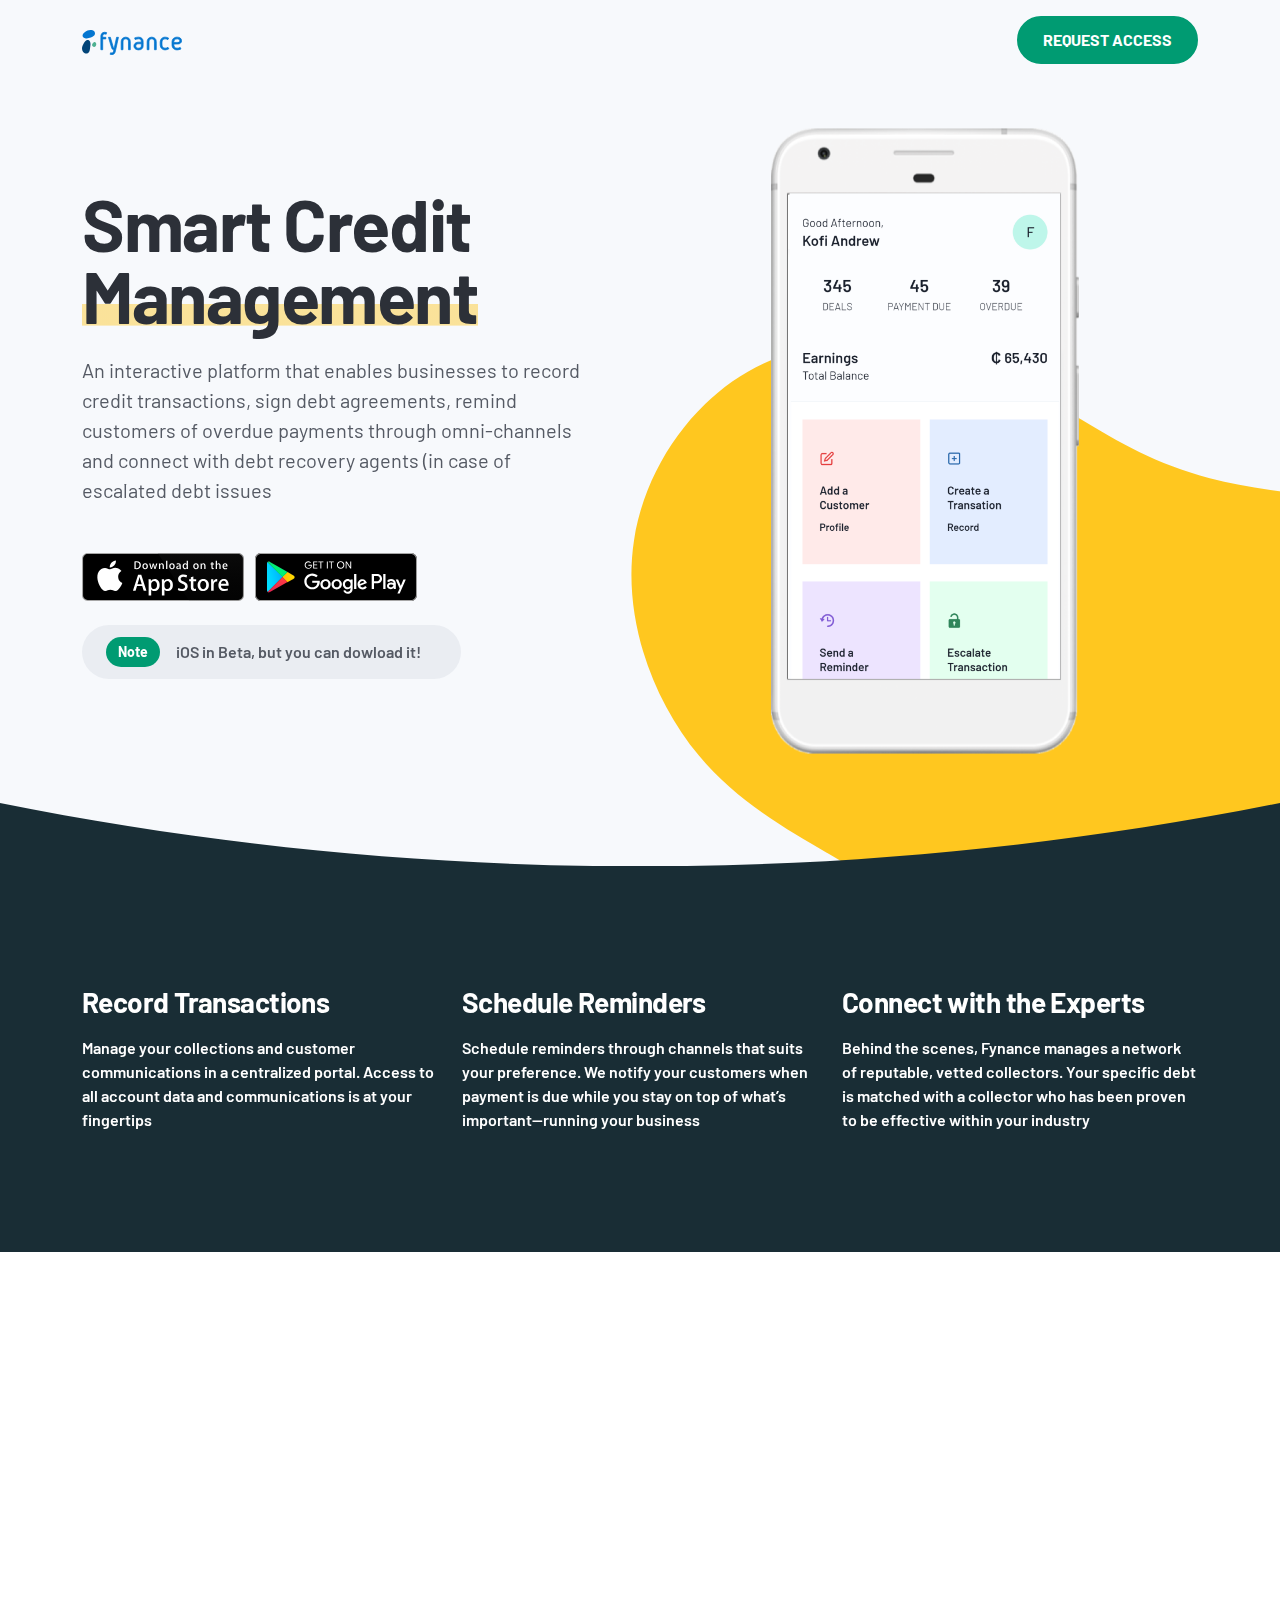
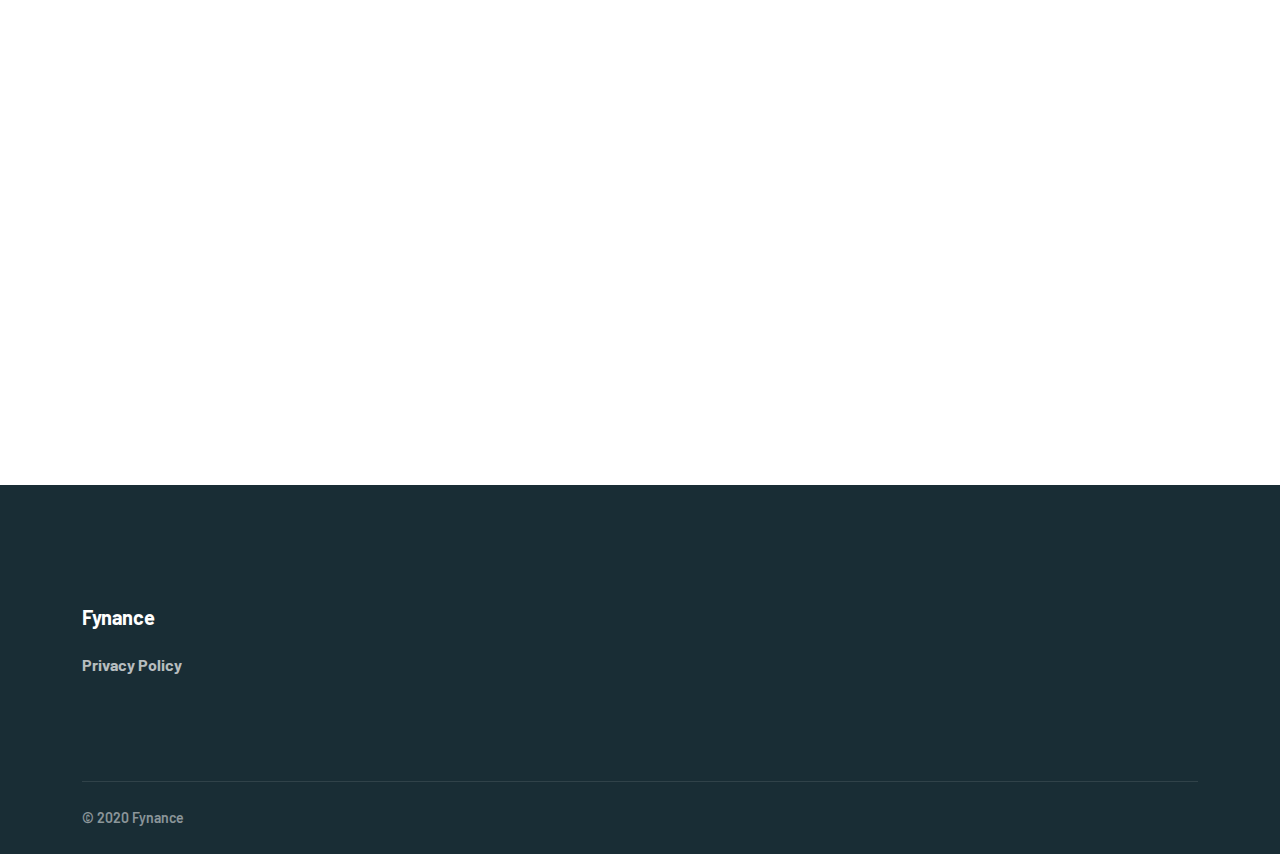
<file: index.html>
<!DOCTYPE html>
<html lang="en">

<head>
  <meta http-equiv="Content-Type" content="text/html; charset=utf-8">
  <!-- Global site tag (gtag.js) - Google Analytics -->

  <title>Get Fynance App</title>
  <meta name="viewport" content="width=device-width, initial-scale=1.0" />
  <link rel="icon" href="assets/img/favicon.ico" type="image/x-icon" />
  <meta
    name="description"
    content="Fynance App for Entrepreneurs" />



  <!-- Begin loading animation -->
  <style>
    @keyframes hideLoader {
      e 0% {
        width: 100%;
        height: 100%;
      }

      100% {
        width: 0;
        height: 0;
      }
    }

    body>div.loader {
      position: fixed;
      background: white;
      width: 100%;
      height: 100%;
      z-index: 1071;
      opacity: 0;
      transition: opacity 0.5s ease;
      overflow: hidden;
      pointer-events: none;
      display: flex;
      align-items: center;
      justify-content: center;
    }

    body:not(.loaded)>div.loader {
      opacity: 1;
    }

    body:not(.loaded) {
      overflow: hidden;
    }

    body.loaded>div.loader {
      animation: hideLoader 0.5s linear 0.5s forwards;
    }

    .loading-animation {
      width: 40px;
      height: 40px;
      margin: 100px auto;
      background-color: #009b72;
      border-radius: 100%;
      animation: pulse 1s infinite ease-in-out;
    }

    @keyframes pulse {
      0% {
        -webkit-transform: scale(0);
        transform: scale(0);
      }

      100% {
        -webkit-transform: scale(1);
        transform: scale(1);
        opacity: 0;
      }
    }
  </style>
  <script type="text/javascript">
    window.addEventListener("load", function () {
      document.querySelector("body").classList.add("loaded");
    });
  </script>
  <!-- End loading animation -->
  <link
    href="assets/css/theme.min.css"
    rel="stylesheet"
    type="text/css"
    media="all" />
  <link
    href="https://fonts.googleapis.com/css?family=Barlow:400,400i,600&amp;display=swap"
    rel="stylesheet" />
</head>




<body>


  </div>
  <div class="navbar-container bg-light">
    <nav class="navbar navbar-expand-lg navbar-light" data-sticky="top">
      <div class="container">
        <a
          class="navbar-brand navbar-brand-dynamic-color fade-page"
          href="index.html">
          <img alt="Jumpstart" src="assets/img/header-logo.svg" width="100" />
        </a>
        <div class="d-flex align-items-center order-lg-3">
          <a
            href="https://staging.getfynance.com/auth/login"
            class="btn btn-primary ml-lg-4 mr-3 mr-md-4 mr-lg-0 d-none d-sm-block order-lg-3" target="_blank">REQUEST ACCESS</a>
          <button
            aria-expanded="false"
            aria-label="Toggle navigation"
            class="navbar-toggler"
            data-target=".navbar-collapse"
            data-toggle="collapse"
            type="button">
            <img
              alt="Navbar Toggler Open Icon"
              class="navbar-toggler-open icon icon-sm"
              data-inject-svg
              src="assets/img/icons/interface/icon-menu.svg" />
            <img
              alt="Navbar Toggler Close Icon"
              class="navbar-toggler-close icon icon-sm"
              data-inject-svg
              src="assets/img/icons/interface/icon-x.svg" />
          </button>
        </div>
        <div
          class="collapse navbar-collapse order-3 order-lg-2 justify-content-lg-end"
          id="navigation-menu">

        </div>
      </div>
    </nav>
  </div>

  <section class="bg-light o-hidden pt-5 pb-0">
    <div class="container">
      <div class="row align-items-center justify-content-between">
        <div
          class="col-lg-6 d-flex flex-column text-center text-lg-left mb-5 mb-lg-0"
          data-aos="fade-right">
          <div class="pr-xl-5">
            <h1 class="display-3">
              Smart Credit
              <mark data-aos="highlight-text" data-aos-delay="250">Management</mark>
            </h1>
            <p class="lead">
              An interactive platform that enables businesses to record credit transactions, sign debt agreements, remind customers of overdue
              payments through omni-channels and connect with debt recovery agents (in case of escalated debt issues
            </p>
            <div class="mt-4 mt-lg-5">
              <a href="https://testflight.apple.com/join/89yugs" target="_blank" class="mr-2">
                <img alt="App Store" src="assets/img/mobile-app/apple.svg" />
              </a>
              <a href="https://play.google.com/store/apps/details?id=com.mest.getfynance" target="_blank"
                class="mr-2">
                <img
                  alt="App Store"
                  src="assets/img/mobile-app/google-play.svg" />
              </a>

              <br /><br />
              <div
                class="alert rounded-lg bg-secondary d-inline-flex align-items-center">
                <div class="badge badge-pill badge-success">Note</div>
                <div class="mx-3">
                  iOS in Beta, but you can dowload it!
                  <span
                    class="font-weight-bold add-countdown-time"
                    data-countdown-date="2019/10/05"></span>
                </div>
              </div>
            </div>
          </div>
        </div>
        <div class="col">
          <div class="row justify-content-center" data-jarallax-element="-50">
            <div
              class="col-10 col-sm-8 col-md-7 col-lg-9 col-xl-7"
              data-aos="zoom-in"
              data-aos-delay="250">
              <img
                class="img-fluid"
                src="assets/img/dash.png"
                alt="Screenshot" />
            </div>
          </div>
        </div>
      </div>
    </div>

    <div class="w-50 h-50 bottom right position-absolute" data-aos="zoom-in" data-aos-delay="500">
      <div class="blob h-100 w-100 bottom right bg-warning opacity-90"></div>
    </div>
    <div class="divider divider-bottom bg-primary-3 mt-5"></div>


  </section>
  <section class="bg-primary-3 text-white">
    <div class="container">
      <div class="row text-center">
        <div class="col-md-4 mb-5 mb-lg-0">
          <h3 style="text-align: left;">Record Transactions</h3>
          <div style="text-align: left">
Manage your collections and customer communications in a centralized portal. Access to all account data and
communications is at your fingertips          </div>
        </div>
        <div class="col-md-4 mb-5 mb-lg-0">
          <h3 style="text-align: left">Schedule Reminders</h3>
          <div style="text-align: left">
Schedule reminders through channels that suits your preference. We notify your customers when payment is due
while you stay on top of what’s important—running your business          </div>
        </div>
        <div class="col-md-4 mb-5 mb-lg-0">
          <h3 style="text-align: left">Connect with the Experts</h3>
          <div style="text-align: left">
Behind the scenes, Fynance manages a network of reputable, vetted collectors. Your specific debt is matched with a
collector who has been proven to be effective within your industry          </div>
        </div>
      </div>
    </div>
  </section>
  <section class="o-hidden">
    <div class="container">
      <div class="row">
        <div class="col-xl-4 mb-5 mb-xl-0" data-aos="fade-right">
          <div class="text-center text-xl-left mb-lg-5">
            <h3 class="h1">
              Awesome
              <mark data-aos="highlight-text" data-aos-delay="250">features</mark>

            </h3>
          </div>
          <ul
            class="nav nav-pills justify-content-center flex-xl-column pr-xl-5"
            role="tablist">
            <li class="nav-item">
              <a
                class="btn btn-lg btn-primary active w-100"
                id="tab-1"
                data-toggle="tab"
                href="#home-6"
                role="tab"
                aria-controls="tab-1"
                aria-selected="true">
                <div class="d-flex align-items-center">
                  <img
                    src="assets/img/dash.png"
                    alt="Icon"
                    class="icon bg-primary" />
                  <span>Smart Records</span>
                </div>
              </a>
            </li>
            <li class="nav-item">
              <a
                class="btn btn-lg btn-primary w-100"
                id="tab-2"
                data-toggle="tab"
                href="#profile-6"
                role="tab"
                aria-controls="tab-2"
                aria-selected="false">
                <div class="d-flex align-items-center">
                  <img
                    src="assets/img/create.png"
                    alt="Icon"
                    class="icon bg-primary" />
                  <span>Automated Reminders</span>
                </div>
              </a>
            </li>
            <li class="nav-item">
              <a
                class="btn btn-lg btn-primary w-100"
                id="tab-3"
                data-toggle="tab"
                href="#contact-6"
                role="tab"
                aria-controls="tab-3"
                aria-selected="false">
                <div class="d-flex align-items-center">
                  <img
                    src="assets/img/recover.png"
                    alt="Icon"
                    class="icon bg-primary" />
                  <span>Swift Recovery</span>
                </div>
              </a>
            </li>
          </ul>
        </div>
        <div class="col" data-aos="fade-left" data-aos-delay="250">
          <div class="tab-content">
            <div
              class="tab-pane fade show active"
              id="home-6"
              role="tabpanel"
              aria-labelledby="tab-1">
              <div class="row justify-content-around align-items-center">
                <div class="col-8 col-sm-4 col-lg-4 col-xl-5">
                  <img
                    src="assets/img/Record.svg"
                    alt="Screenshot"
                    class="img-fluid" />
                </div>
                <div class="col-sm col-md-6 mt-4 mt-sm-0">
                  <h5>Swift recording process</h5>
                  <p>
                    It literally takes 10 seconds to add a transaction
                  </p>

                  <p class="rounded align-items-center pl-3 pr-3 pr-md-4 py-2 d-inline-flex text-left bg-secondary">
                    Speed up and simplify record keeping making use of smart record and have all your transaction records all in one place. </p>

                </div>
              </div>
            </div>
            <div
              class="tab-pane fade"
              id="profile-6"
              role="tabpanel"
              aria-labelledby="tab-2">
              <div class="row justify-content-around align-items-center">
                <div class="col-8 col-sm-4 col-lg-4 col-xl-5">
                  <img
                    src="assets/img/create.png"
                    alt="Screenshot"
                    class="img-fluid" />
                </div>
                <div class="col-sm col-md-6 mt-4 mt-sm-0">
                  <h5>Connect better</h5>
                  <p>
Communicate with customers and engage them via today’s preferred channels at a reduced price.                  </p>



                  <p class="rounded align-items-center pl-3 pr-3 pr-md-4 py-2 d-inline-flex text-left bg-secondary">We
                    recommend that you go with the annual subscription, but you can first try out the app using the 3
                    day trial available</p>


                </div>
              </div>
            </div>
            <div
              class="tab-pane fade"
              id="contact-6"
              role="tabpanel"
              aria-labelledby="tab-3">
              <div class="row justify-content-around align-items-center">
                <div class="col-8 col-sm-4 col-lg-4 col-xl-5">
                  <img
                    src="assets/img/recover.png"
                    alt="Screenshot"
                    class="img-fluid" />
                </div>
                <div class="col-sm col-md-6 mt-4 mt-sm-0">
                  <h5>Explore collection agents</h5>
                  <p>
                    Simply swipe / search to find agents. You get to connect with accredited debt collection agents
                  </p>


                  <p class="rounded align-items-center pl-3 pr-3 pr-md-4 py-2 d-inline-flex text-left bg-secondary">
Identify delinquent accounts, and instantly pairing that debt with the best collection agency.
                </div>
              </div>
            </div>
          </div>
        </div>
      </div>
    </div>
  </section>

  <footer class="bg-primary-3 text-white links-white pb-4 footer-1">
    <div class="container">
      <div class="row">
        <div class="col-xl-auto mr-xl-5 col-md-3 mb-4 mb-md-0">
          <h5>Fynance</h5>
          <ul class="nav flex-row flex-md-column">


            <li class="nav-item mr-3 mr-md-0">
              <a href="privacy-policy.html" target="_blank" class="nav-link fade-page px-0 py-2">Privacy Policy</a>
            </li>
          </ul>
        </div>



      </div>
      <div class="row">
        <div class="col">
          <hr />
        </div>
      </div>
      <div
        class="row flex-column flex-lg-row align-items-center justify-content-center justify-content-lg-between text-center text-lg-left">
        <div class="col-auto">
          <div
            class="d-flex flex-column flex-sm-row align-items-center text-small">
            <div class="text-muted">
              &copy; 2020 Fynance

            </div>
          </div>
        </div>
        <div class="col-auto mt-3 mt-lg-0">
          <ul class="list-unstyled d-flex mb-0">

            <li class="mx-3">
              <a href="#" class="hover-fade-out">
                <img
                  src="assets/img/icons/social/twitter.svg"
                  alt="Twitter"
                  class="icon icon-xs bg-white"
                  data-inject-svg />
              </a>
            </li>

            <li class="mx-3">
              <a href="#" class="hover-fade-out">
                <img
                  src="assets/img/icons/social/facebook.svg"
                  alt="Facebook"
                  class="icon icon-xs bg-white"
                  data-inject-svg />
              </a>
            </li>
            <li class="mx-3">
              <a href="#" class="hover-fade-out">
                <img
                  src="assets/img/icons/social/instagram.svg"
                  alt="Google"
                  class="icon icon-xs bg-white"
                  data-inject-svg />
              </a>
            </li>
          </ul>
        </div>
      </div>
    </div>
  </footer>

  <!-- Required vendor scripts (Do not remove) -->
  <script type="text/javascript" src="assets/js/jquery.min.js"></script>
  <script type="text/javascript" src="assets/js/popper.min.js"></script>
  <script type="text/javascript" src="assets/js/bootstrap.js"></script>

  <!-- 
             This appears in the demo only.  This script ensures our demo countdowns are always showing a date in the future 
             by altering the date before the countdown is initialized 
        -->


  <!-- Optional Vendor Scripts (Remove the plugin script here and comment initializer script out of index.js if site does not use that feature) -->

  <!-- AOS (Animate On Scroll - animates elements into view while scrolling down) -->
  <script type="text/javascript" src="assets/js/aos.js"></script>
  <!-- Clipboard (copies content from browser into OS clipboard) -->

  <!-- Fancybox (handles image and video lightbox and galleries) -->



  <script type="text/javascript" src="assets/js/typed.min.js"></script>
  <!-- Required theme scripts (Do not remove) -->
  <script type="text/javascript" src="assets/js/theme.js"></script>
  <!-- This script appears only on the demo.  It is used to delay unnecessary image loading until after the main page content is loaded. -->


</body>

</html>
</file>
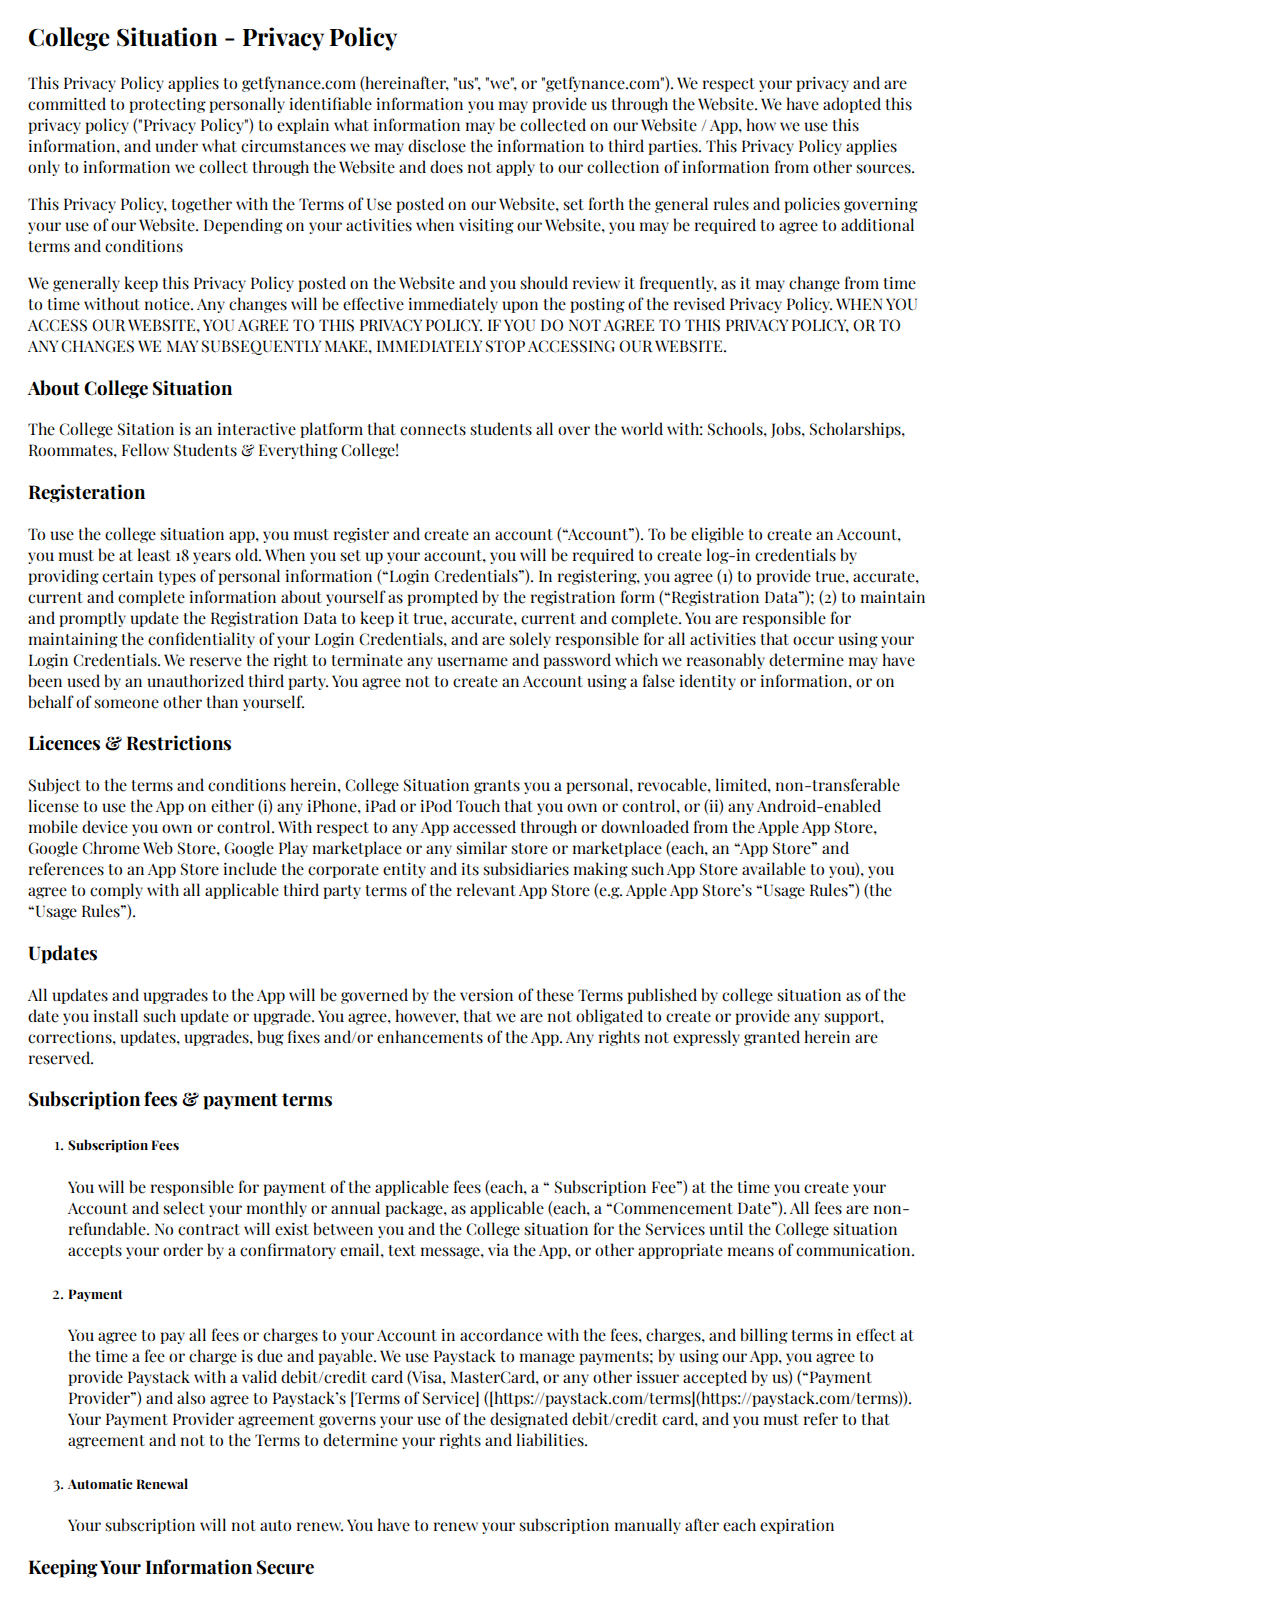
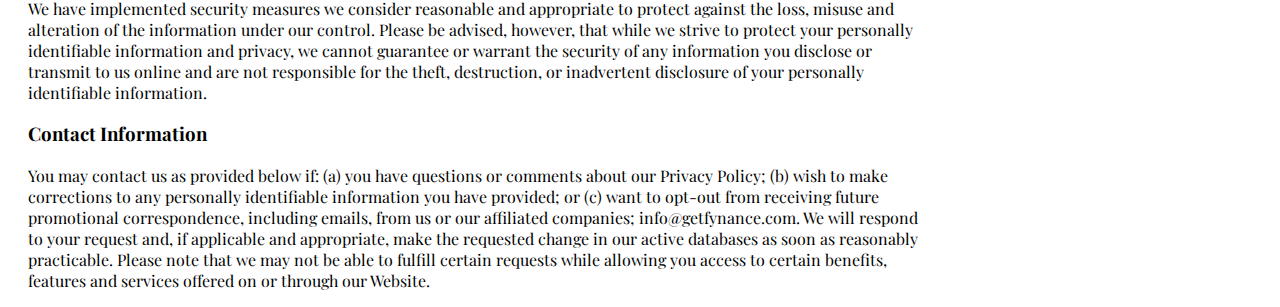
<file: privacy-policy.html>
<!DOCTYPE html>
<html lang="en">

<head>
  <meta charset="UTF-8" />
  <meta name="viewport" content="width=device-width, initial-scale=1.0" />
  <meta http-equiv="X-UA-Compatible" content="ie=edge" />
  <title>Fynance | Record, Remind & Recover</title>
  <style>
    @import url("https://fonts.googleapis.com/css?family=Playfair+Display:400,400i,700&display=swap");
  </style>
</head>

<body style="font-family: 'Playfair Display', serif">
  <div style="margin: 10px 20px">
    <h2>College Situation - Privacy Policy</h2>

    <div style="max-width: 900px;">
      <p>
        This Privacy Policy applies to getfynance.com (hereinafter,
        "us", "we", or "getfynance.com"). We respect your privacy and
        are committed to protecting personally identifiable information you
        may provide us through the Website. We have adopted this privacy
        policy ("Privacy Policy") to explain what information may be collected
        on our Website / App, how we use this information, and under what
        circumstances we may disclose the information to third parties. This
        Privacy Policy applies only to information we collect through the
        Website and does not apply to our collection of information from other
        sources.
      </p>
      <p>
        This Privacy Policy, together with the Terms of Use posted on our
        Website, set forth the general rules and policies governing your use
        of our Website. Depending on your activities when visiting our
        Website, you may be required to agree to additional terms and
        conditions
      </p>

      <p>
        We generally keep this Privacy Policy posted on the Website and you
        should review it frequently, as it may change from time to time
        without notice. Any changes will be effective immediately upon the
        posting of the revised Privacy Policy. WHEN YOU ACCESS OUR WEBSITE,
        YOU AGREE TO THIS PRIVACY POLICY. IF YOU DO NOT AGREE TO THIS PRIVACY
        POLICY, OR TO ANY CHANGES WE MAY SUBSEQUENTLY MAKE, IMMEDIATELY STOP
        ACCESSING OUR WEBSITE.
      </p>

      <h3>About College Situation</h3>
      <p>
        The College Sitation is an interactive platform that connects students
        all over the world with: Schools, Jobs, Scholarships, Roommates,
        Fellow Students & Everything College!
      </p>
      <h3>Registeration</h3>
      <p>
        To use the college situation app, you must register and create an
        account (“Account”). To be eligible to create an Account, you must be
        at least 18 years old. When you set up your account, you will be
        required to create log-in credentials by providing certain types of
        personal information (“Login Credentials”). In registering, you agree
        (1) to provide true, accurate, current and complete information about
        yourself as prompted by the registration form (“Registration Data”);
        (2) to maintain and promptly update the Registration Data to keep it
        true, accurate, current and complete. You are responsible for
        maintaining the confidentiality of your Login Credentials, and are
        solely responsible for all activities that occur using your Login
        Credentials. We reserve the right to terminate any username and
        password which we reasonably determine may have been used by an
        unauthorized third party. You agree not to create an Account using a
        false identity or information, or on behalf of someone other than
        yourself.
      </p>

      <h3>Licences & Restrictions</h3>
      <p>
        Subject to the terms and conditions herein, College Situation grants
        you a personal, revocable, limited, non-transferable license to use
        the App on either (i) any iPhone, iPad or iPod Touch that you own or
        control, or (ii) any Android-enabled mobile device you own or control.
        With respect to any App accessed through or downloaded from the Apple
        App Store, Google Chrome Web Store, Google Play marketplace or any
        similar store or marketplace (each, an “App Store” and references to
        an App Store include the corporate entity and its subsidiaries making
        such App Store available to you), you agree to comply with all
        applicable third party terms of the relevant App Store (e.g. Apple App
        Store’s “Usage Rules”) (the “Usage Rules”).
      </p>

      <h3>Updates</h3>
      <p>
        All updates and upgrades to the App will be governed by the version of
        these Terms published by college situation as of the date you install such
        update or upgrade. You agree, however, that we are not obligated to
        create or provide any support, corrections, updates, upgrades, bug
        fixes and/or enhancements of the App. Any rights
        not expressly granted herein are reserved.
      </p>

      <h3>Subscription fees & payment terms</h3>
      <p>
        <ol>
          <li>
            <h5>Subscription Fees</h5>
            <p>
              You will be responsible for payment of the applicable fees (each, a “ Subscription Fee”) at the time you
              create your Account and select your monthly or annual package, as applicable (each, a “Commencement
              Date”). All fees are non-refundable. No contract will exist between you and the College situation for the
              Services until the College situation accepts your order by a confirmatory email, text message, via the
              App, or other appropriate means of communication.
            </p>
          </li>

          <li>
            <h5>Payment</h5>
            <p>You agree to pay all fees or charges to your Account in accordance with the fees, charges, and billing
              terms in effect at the time a fee or charge is due and payable. We use Paystack to manage payments; by
              using our App, you agree to provide Paystack with a valid debit/credit card (Visa, MasterCard, or any
              other issuer accepted by us) (“Payment Provider”) and also agree to Paystack’s [Terms of Service]
              ([https://paystack.com/terms](https://paystack.com/terms)). Your Payment Provider agreement governs your
              use of the designated debit/credit card, and you must refer to that agreement and not to the Terms to
              determine your rights and liabilities. </p>
          </li>

          <li>
            <h5>Automatic Renewal</h5>
            <p>Your subscription will not auto renew. You have to renew your subscription manually after each expiration
            </p>
          </li>
        </ol>
      </p>


      <h3>Keeping Your Information Secure</h3>
      <p>We have implemented security measures we consider reasonable and appropriate to protect against the loss,
        misuse and alteration of the information under our control. Please be advised, however, that while we strive to
        protect your personally identifiable information and privacy, we cannot guarantee or warrant the security of any
        information you disclose or transmit to us online and are not responsible for the theft, destruction, or
        inadvertent disclosure of your personally identifiable information.</p>
      <h3>Contact Information</h3>
      <p>You may contact us as provided below if: (a) you have questions or comments about our Privacy Policy; (b) wish
        to make corrections to any personally identifiable information you have provided; or (c) want to opt-out from
        receiving future promotional correspondence, including emails, from us or our affiliated companies;

        info@getfynance.com.

        We will respond to your request and, if applicable and appropriate, make the requested change in our active
        databases as soon as reasonably practicable. Please note that we may not be able to fulfill certain requests
        while allowing you access to certain benefits, features and services offered on or through our Website.</p>
    </div>
  </div>
</body>

</html>
</file>
<file: assets/css/theme.min.css>
@charset "UTF-8";/*!
 * Bootstrap v4.3.1 (https://getbootstrap.com/)
 * Copyright 2011-2019 The Bootstrap Authors
 * Copyright 2011-2019 Twitter, Inc.
 * Licensed under MIT (https://github.com/twbs/bootstrap/blob/master/LICENSE)
 */:root{--blue:#007bff;--indigo:#6610f2;--purple:#6f42c1;--pink:#e83e8c;--red:#dc3545;--orange:#fd7e14;--yellow:#ffc107;--green:#28a745;--teal:#20c997;--cyan:#17a2b8;--white:#fff;--gray:#6c757d;--gray-dark:#343a40;--primary:#009b72;--secondary:#EAEDF2;--success:#009b72;--info:#17a2b8;--warning:#ffc107;--danger:#dc3545;--light:#F7F9FC;--dark:#2C3038;--primary-2:#046865;--primary-3:#192d35;--breakpoint-xs:0;--breakpoint-sm:576px;--breakpoint-md:768px;--breakpoint-lg:992px;--breakpoint-xl:1200px;--font-family-sans-serif:"Barlow",-apple-system,BlinkMacSystemFont,"Segoe UI",Roboto,"Helvetica Neue",Arial,"Noto Sans",sans-serif,"Apple Color Emoji","Segoe UI Emoji","Segoe UI Symbol","Noto Color Emoji";--font-family-monospace:SFMono-Regular,Menlo,Monaco,Consolas,"Liberation Mono","Courier New",monospace}*,::after,::before{box-sizing:border-box}html{font-family:sans-serif;line-height:1.15;-webkit-text-size-adjust:100%;-webkit-tap-highlight-color:transparent}article,aside,figcaption,figure,footer,header,hgroup,main,nav,section{display:block}body{margin:0;font-family:Barlow,-apple-system,BlinkMacSystemFont,"Segoe UI",Roboto,"Helvetica Neue",Arial,"Noto Sans",sans-serif,"Apple Color Emoji","Segoe UI Emoji","Segoe UI Symbol","Noto Color Emoji";font-size:1rem;font-weight:600;line-height:1.5;color:#555a64;text-align:left;background-color:#fff}[tabindex="-1"]:focus{outline:0!important}hr{box-sizing:content-box;height:0;overflow:visible}h1,h2,h3,h4,h5,h6{margin-top:0;margin-bottom:1rem}p{margin-top:0;margin-bottom:1rem}abbr[data-original-title],abbr[title]{text-decoration:underline;-webkit-text-decoration:underline dotted;text-decoration:underline dotted;cursor:help;border-bottom:0;-webkit-text-decoration-skip-ink:none;text-decoration-skip-ink:none}address{margin-bottom:1rem;font-style:normal;line-height:inherit}dl,ol,ul{margin-top:0;margin-bottom:1rem}ol ol,ol ul,ul ol,ul ul{margin-bottom:0}dt{font-weight:700}dd{margin-bottom:.5rem;margin-left:0}blockquote{margin:0 0 1rem}b,strong{font-weight:bolder}small{font-size:80%}sub,sup{position:relative;font-size:75%;line-height:0;vertical-align:baseline}sub{bottom:-.25em}sup{top:-.5em}a{color:#009b72;text-decoration:none;background-color:transparent}a:hover{color:#004f3a;text-decoration:none}a:not([href]):not([tabindex]){color:inherit;text-decoration:none}a:not([href]):not([tabindex]):focus,a:not([href]):not([tabindex]):hover{color:inherit;text-decoration:none}a:not([href]):not([tabindex]):focus{outline:0}code,kbd,pre,samp{font-family:SFMono-Regular,Menlo,Monaco,Consolas,"Liberation Mono","Courier New",monospace;font-size:1em}pre{margin-top:0;margin-bottom:1rem;overflow:auto}figure{margin:0 0 1rem}img{vertical-align:middle;border-style:none}svg{overflow:hidden;vertical-align:middle}table{border-collapse:collapse}caption{padding-top:.75rem;padding-bottom:.75rem;color:rgba(85,90,100,.65);text-align:left;caption-side:bottom}th{text-align:inherit}label{display:inline-block;margin-bottom:.5rem}button{border-radius:0}button:focus{outline:1px dotted;outline:5px auto -webkit-focus-ring-color}button,input,optgroup,select,textarea{margin:0;font-family:inherit;font-size:inherit;line-height:inherit}button,input{overflow:visible}button,select{text-transform:none}select{word-wrap:normal}[type=button],[type=reset],[type=submit],button{-webkit-appearance:button}[type=button]:not(:disabled),[type=reset]:not(:disabled),[type=submit]:not(:disabled),button:not(:disabled){cursor:pointer}[type=button]::-moz-focus-inner,[type=reset]::-moz-focus-inner,[type=submit]::-moz-focus-inner,button::-moz-focus-inner{padding:0;border-style:none}input[type=checkbox],input[type=radio]{box-sizing:border-box;padding:0}input[type=date],input[type=datetime-local],input[type=month],input[type=time]{-webkit-appearance:listbox}textarea{overflow:auto;resize:vertical}fieldset{min-width:0;padding:0;margin:0;border:0}legend{display:block;width:100%;max-width:100%;padding:0;margin-bottom:.5rem;font-size:1.5rem;line-height:inherit;color:inherit;white-space:normal}@media (max-width:1200px){legend{font-size:calc(1.275rem + .3vw)}}progress{vertical-align:baseline}[type=number]::-webkit-inner-spin-button,[type=number]::-webkit-outer-spin-button{height:auto}[type=search]{outline-offset:-2px;-webkit-appearance:none}[type=search]::-webkit-search-decoration{-webkit-appearance:none}::-webkit-file-upload-button{font:inherit;-webkit-appearance:button}output{display:inline-block}summary{display:list-item;cursor:pointer}template{display:none}[hidden]{display:none!important}.h1,.h2,.h3,.h4,.h5,.h6,h1,h2,h3,h4,h5,h6{margin-bottom:1rem;font-weight:700;line-height:1.2;color:#2c3038}.h1,h1{font-size:2.5rem}@media (max-width:1200px){.h1,h1{font-size:calc(1.375rem + 1.5vw)}}.h2,h2{font-size:2rem}@media (max-width:1200px){.h2,h2{font-size:calc(1.325rem + .9vw)}}.h3,h3{font-size:1.75rem}@media (max-width:1200px){.h3,h3{font-size:calc(1.3rem + .6vw)}}.h4,h4{font-size:1.5rem}@media (max-width:1200px){.h4,h4{font-size:calc(1.275rem + .3vw)}}.h5,h5{font-size:1.25rem}.h6,h6{font-size:1rem}.lead{font-size:1.25rem;font-weight:400}.display-1{font-size:6rem;font-weight:700;line-height:1}@media (max-width:1200px){.display-1{font-size:calc(1.725rem + 5.7vw)}}.display-2{font-size:5.5rem;font-weight:700;line-height:1}@media (max-width:1200px){.display-2{font-size:calc(1.675rem + 5.1vw)}}.display-3{font-size:4.5rem;font-weight:700;line-height:1}@media (max-width:1200px){.display-3{font-size:calc(1.575rem + 3.9vw)}}.display-4{font-size:3.5rem;font-weight:700;line-height:1}@media (max-width:1200px){.display-4{font-size:calc(1.475rem + 2.7vw)}}hr{margin-top:1.5rem;margin-bottom:1.5rem;border:0;border-top:1px solid #eaedf2}.small,small{font-size:.75rem;font-weight:600}.mark,mark{padding:.2em;background-color:#ffecbf}.list-unstyled{padding-left:0;list-style:none}.list-inline{padding-left:0;list-style:none}.list-inline-item{display:inline-block}.list-inline-item:not(:last-child){margin-right:.5rem}.initialism{font-size:90%;text-transform:uppercase}.blockquote{margin-bottom:1rem;font-size:1.25rem}.blockquote-footer{display:block;font-size:.75rem;color:#6c757d}.blockquote-footer::before{content:"\2014\00A0"}.img-fluid{max-width:100%;height:auto}.img-thumbnail{padding:.25rem;background-color:#fff;border:1px solid #eaedf2;border-radius:.3125rem;box-shadow:0 1px 2px rgba(0,0,0,.075);max-width:100%;height:auto}.figure{display:inline-block}.figure-img{margin-bottom:.5rem;line-height:1}.figure-caption{font-size:90%;color:#6c757d}code{font-size:87.5%;color:#e83e8c;word-break:break-word}a>code{color:inherit}kbd{padding:.2rem .4rem;font-size:87.5%;color:#fff;background-color:#2c3038;border-radius:.3125rem;box-shadow:inset 0 -.1rem 0 rgba(0,0,0,.25)}kbd kbd{padding:0;font-size:100%;font-weight:700;box-shadow:none}pre{display:block;font-size:87.5%;color:#2c3038}pre code{font-size:inherit;color:inherit;word-break:normal}.pre-scrollable{max-height:340px;overflow-y:scroll}.container{width:100%;padding-right:12px;padding-left:12px;margin-right:auto;margin-left:auto}@media (min-width:576px){.container{max-width:540px}}@media (min-width:768px){.container{max-width:720px}}@media (min-width:992px){.container{max-width:960px}}@media (min-width:1200px){.container{max-width:1140px}}.container-fluid{width:100%;padding-right:12px;padding-left:12px;margin-right:auto;margin-left:auto}.row{display:flex;flex-wrap:wrap;margin-right:-12px;margin-left:-12px}.no-gutters{margin-right:0;margin-left:0}.no-gutters>.col,.no-gutters>[class*=col-]{padding-right:0;padding-left:0}.col,.col-1,.col-10,.col-11,.col-12,.col-2,.col-3,.col-4,.col-5,.col-6,.col-7,.col-8,.col-9,.col-auto,.col-lg,.col-lg-1,.col-lg-10,.col-lg-11,.col-lg-12,.col-lg-2,.col-lg-3,.col-lg-4,.col-lg-5,.col-lg-6,.col-lg-7,.col-lg-8,.col-lg-9,.col-lg-auto,.col-md,.col-md-1,.col-md-10,.col-md-11,.col-md-12,.col-md-2,.col-md-3,.col-md-4,.col-md-5,.col-md-6,.col-md-7,.col-md-8,.col-md-9,.col-md-auto,.col-sm,.col-sm-1,.col-sm-10,.col-sm-11,.col-sm-12,.col-sm-2,.col-sm-3,.col-sm-4,.col-sm-5,.col-sm-6,.col-sm-7,.col-sm-8,.col-sm-9,.col-sm-auto,.col-xl,.col-xl-1,.col-xl-10,.col-xl-11,.col-xl-12,.col-xl-2,.col-xl-3,.col-xl-4,.col-xl-5,.col-xl-6,.col-xl-7,.col-xl-8,.col-xl-9,.col-xl-auto{position:relative;width:100%;padding-right:12px;padding-left:12px}.col{flex-basis:0;flex-grow:1;max-width:100%}.col-auto{flex:0 0 auto;width:auto;max-width:100%}.col-1{flex:0 0 8.33333%;max-width:8.33333%}.col-2{flex:0 0 16.66667%;max-width:16.66667%}.col-3{flex:0 0 25%;max-width:25%}.col-4{flex:0 0 33.33333%;max-width:33.33333%}.col-5{flex:0 0 41.66667%;max-width:41.66667%}.col-6{flex:0 0 50%;max-width:50%}.col-7{flex:0 0 58.33333%;max-width:58.33333%}.col-8{flex:0 0 66.66667%;max-width:66.66667%}.col-9{flex:0 0 75%;max-width:75%}.col-10{flex:0 0 83.33333%;max-width:83.33333%}.col-11{flex:0 0 91.66667%;max-width:91.66667%}.col-12{flex:0 0 100%;max-width:100%}.order-first{order:-1}.order-last{order:13}.order-0{order:0}.order-1{order:1}.order-2{order:2}.order-3{order:3}.order-4{order:4}.order-5{order:5}.order-6{order:6}.order-7{order:7}.order-8{order:8}.order-9{order:9}.order-10{order:10}.order-11{order:11}.order-12{order:12}.offset-1{margin-left:8.33333%}.offset-2{margin-left:16.66667%}.offset-3{margin-left:25%}.offset-4{margin-left:33.33333%}.offset-5{margin-left:41.66667%}.offset-6{margin-left:50%}.offset-7{margin-left:58.33333%}.offset-8{margin-left:66.66667%}.offset-9{margin-left:75%}.offset-10{margin-left:83.33333%}.offset-11{margin-left:91.66667%}@media (min-width:576px){.col-sm{flex-basis:0;flex-grow:1;max-width:100%}.col-sm-auto{flex:0 0 auto;width:auto;max-width:100%}.col-sm-1{flex:0 0 8.33333%;max-width:8.33333%}.col-sm-2{flex:0 0 16.66667%;max-width:16.66667%}.col-sm-3{flex:0 0 25%;max-width:25%}.col-sm-4{flex:0 0 33.33333%;max-width:33.33333%}.col-sm-5{flex:0 0 41.66667%;max-width:41.66667%}.col-sm-6{flex:0 0 50%;max-width:50%}.col-sm-7{flex:0 0 58.33333%;max-width:58.33333%}.col-sm-8{flex:0 0 66.66667%;max-width:66.66667%}.col-sm-9{flex:0 0 75%;max-width:75%}.col-sm-10{flex:0 0 83.33333%;max-width:83.33333%}.col-sm-11{flex:0 0 91.66667%;max-width:91.66667%}.col-sm-12{flex:0 0 100%;max-width:100%}.order-sm-first{order:-1}.order-sm-last{order:13}.order-sm-0{order:0}.order-sm-1{order:1}.order-sm-2{order:2}.order-sm-3{order:3}.order-sm-4{order:4}.order-sm-5{order:5}.order-sm-6{order:6}.order-sm-7{order:7}.order-sm-8{order:8}.order-sm-9{order:9}.order-sm-10{order:10}.order-sm-11{order:11}.order-sm-12{order:12}.offset-sm-0{margin-left:0}.offset-sm-1{margin-left:8.33333%}.offset-sm-2{margin-left:16.66667%}.offset-sm-3{margin-left:25%}.offset-sm-4{margin-left:33.33333%}.offset-sm-5{margin-left:41.66667%}.offset-sm-6{margin-left:50%}.offset-sm-7{margin-left:58.33333%}.offset-sm-8{margin-left:66.66667%}.offset-sm-9{margin-left:75%}.offset-sm-10{margin-left:83.33333%}.offset-sm-11{margin-left:91.66667%}}@media (min-width:768px){.col-md{flex-basis:0;flex-grow:1;max-width:100%}.col-md-auto{flex:0 0 auto;width:auto;max-width:100%}.col-md-1{flex:0 0 8.33333%;max-width:8.33333%}.col-md-2{flex:0 0 16.66667%;max-width:16.66667%}.col-md-3{flex:0 0 25%;max-width:25%}.col-md-4{flex:0 0 33.33333%;max-width:33.33333%}.col-md-5{flex:0 0 41.66667%;max-width:41.66667%}.col-md-6{flex:0 0 50%;max-width:50%}.col-md-7{flex:0 0 58.33333%;max-width:58.33333%}.col-md-8{flex:0 0 66.66667%;max-width:66.66667%}.col-md-9{flex:0 0 75%;max-width:75%}.col-md-10{flex:0 0 83.33333%;max-width:83.33333%}.col-md-11{flex:0 0 91.66667%;max-width:91.66667%}.col-md-12{flex:0 0 100%;max-width:100%}.order-md-first{order:-1}.order-md-last{order:13}.order-md-0{order:0}.order-md-1{order:1}.order-md-2{order:2}.order-md-3{order:3}.order-md-4{order:4}.order-md-5{order:5}.order-md-6{order:6}.order-md-7{order:7}.order-md-8{order:8}.order-md-9{order:9}.order-md-10{order:10}.order-md-11{order:11}.order-md-12{order:12}.offset-md-0{margin-left:0}.offset-md-1{margin-left:8.33333%}.offset-md-2{margin-left:16.66667%}.offset-md-3{margin-left:25%}.offset-md-4{margin-left:33.33333%}.offset-md-5{margin-left:41.66667%}.offset-md-6{margin-left:50%}.offset-md-7{margin-left:58.33333%}.offset-md-8{margin-left:66.66667%}.offset-md-9{margin-left:75%}.offset-md-10{margin-left:83.33333%}.offset-md-11{margin-left:91.66667%}}@media (min-width:992px){.col-lg{flex-basis:0;flex-grow:1;max-width:100%}.col-lg-auto{flex:0 0 auto;width:auto;max-width:100%}.col-lg-1{flex:0 0 8.33333%;max-width:8.33333%}.col-lg-2{flex:0 0 16.66667%;max-width:16.66667%}.col-lg-3{flex:0 0 25%;max-width:25%}.col-lg-4{flex:0 0 33.33333%;max-width:33.33333%}.col-lg-5{flex:0 0 41.66667%;max-width:41.66667%}.col-lg-6{flex:0 0 50%;max-width:50%}.col-lg-7{flex:0 0 58.33333%;max-width:58.33333%}.col-lg-8{flex:0 0 66.66667%;max-width:66.66667%}.col-lg-9{flex:0 0 75%;max-width:75%}.col-lg-10{flex:0 0 83.33333%;max-width:83.33333%}.col-lg-11{flex:0 0 91.66667%;max-width:91.66667%}.col-lg-12{flex:0 0 100%;max-width:100%}.order-lg-first{order:-1}.order-lg-last{order:13}.order-lg-0{order:0}.order-lg-1{order:1}.order-lg-2{order:2}.order-lg-3{order:3}.order-lg-4{order:4}.order-lg-5{order:5}.order-lg-6{order:6}.order-lg-7{order:7}.order-lg-8{order:8}.order-lg-9{order:9}.order-lg-10{order:10}.order-lg-11{order:11}.order-lg-12{order:12}.offset-lg-0{margin-left:0}.offset-lg-1{margin-left:8.33333%}.offset-lg-2{margin-left:16.66667%}.offset-lg-3{margin-left:25%}.offset-lg-4{margin-left:33.33333%}.offset-lg-5{margin-left:41.66667%}.offset-lg-6{margin-left:50%}.offset-lg-7{margin-left:58.33333%}.offset-lg-8{margin-left:66.66667%}.offset-lg-9{margin-left:75%}.offset-lg-10{margin-left:83.33333%}.offset-lg-11{margin-left:91.66667%}}@media (min-width:1200px){.col-xl{flex-basis:0;flex-grow:1;max-width:100%}.col-xl-auto{flex:0 0 auto;width:auto;max-width:100%}.col-xl-1{flex:0 0 8.33333%;max-width:8.33333%}.col-xl-2{flex:0 0 16.66667%;max-width:16.66667%}.col-xl-3{flex:0 0 25%;max-width:25%}.col-xl-4{flex:0 0 33.33333%;max-width:33.33333%}.col-xl-5{flex:0 0 41.66667%;max-width:41.66667%}.col-xl-6{flex:0 0 50%;max-width:50%}.col-xl-7{flex:0 0 58.33333%;max-width:58.33333%}.col-xl-8{flex:0 0 66.66667%;max-width:66.66667%}.col-xl-9{flex:0 0 75%;max-width:75%}.col-xl-10{flex:0 0 83.33333%;max-width:83.33333%}.col-xl-11{flex:0 0 91.66667%;max-width:91.66667%}.col-xl-12{flex:0 0 100%;max-width:100%}.order-xl-first{order:-1}.order-xl-last{order:13}.order-xl-0{order:0}.order-xl-1{order:1}.order-xl-2{order:2}.order-xl-3{order:3}.order-xl-4{order:4}.order-xl-5{order:5}.order-xl-6{order:6}.order-xl-7{order:7}.order-xl-8{order:8}.order-xl-9{order:9}.order-xl-10{order:10}.order-xl-11{order:11}.order-xl-12{order:12}.offset-xl-0{margin-left:0}.offset-xl-1{margin-left:8.33333%}.offset-xl-2{margin-left:16.66667%}.offset-xl-3{margin-left:25%}.offset-xl-4{margin-left:33.33333%}.offset-xl-5{margin-left:41.66667%}.offset-xl-6{margin-left:50%}.offset-xl-7{margin-left:58.33333%}.offset-xl-8{margin-left:66.66667%}.offset-xl-9{margin-left:75%}.offset-xl-10{margin-left:83.33333%}.offset-xl-11{margin-left:91.66667%}}.table{width:100%;margin-bottom:1rem;color:#555a64}.table td,.table th{padding:.75rem;vertical-align:top;border-top:1px solid #eaedf2}.table thead th{vertical-align:bottom;border-bottom:2px solid #eaedf2}.table tbody+tbody{border-top:2px solid #eaedf2}.table-sm td,.table-sm th{padding:.3rem}.table-bordered{border:1px solid #eaedf2}.table-bordered td,.table-bordered th{border:1px solid #eaedf2}.table-bordered thead td,.table-bordered thead th{border-bottom-width:2px}.table-borderless tbody+tbody,.table-borderless td,.table-borderless th,.table-borderless thead th{border:0}.table-striped tbody tr:nth-of-type(odd){background-color:rgba(0,0,0,.05)}.table-hover tbody tr:hover{color:#555a64;background-color:rgba(0,0,0,.075)}.table-primary,.table-primary>td,.table-primary>th{background-color:#b8e3d8}.table-primary tbody+tbody,.table-primary td,.table-primary th,.table-primary thead th{border-color:#7acbb6}.table-hover .table-primary:hover{background-color:#a6dcce}.table-hover .table-primary:hover>td,.table-hover .table-primary:hover>th{background-color:#a6dcce}.table-secondary,.table-secondary>td,.table-secondary>th{background-color:#f9fafb}.table-secondary tbody+tbody,.table-secondary td,.table-secondary th,.table-secondary thead th{border-color:#f4f6f8}.table-hover .table-secondary:hover{background-color:#eaedf1}.table-hover .table-secondary:hover>td,.table-hover .table-secondary:hover>th{background-color:#eaedf1}.table-success,.table-success>td,.table-success>th{background-color:#b8e3d8}.table-success tbody+tbody,.table-success td,.table-success th,.table-success thead th{border-color:#7acbb6}.table-hover .table-success:hover{background-color:#a6dcce}.table-hover .table-success:hover>td,.table-hover .table-success:hover>th{background-color:#a6dcce}.table-info,.table-info>td,.table-info>th{background-color:#bee5eb}.table-info tbody+tbody,.table-info td,.table-info th,.table-info thead th{border-color:#86cfda}.table-hover .table-info:hover{background-color:#abdde5}.table-hover .table-info:hover>td,.table-hover .table-info:hover>th{background-color:#abdde5}.table-warning,.table-warning>td,.table-warning>th{background-color:#ffeeba}.table-warning tbody+tbody,.table-warning td,.table-warning th,.table-warning thead th{border-color:#ffdf7e}.table-hover .table-warning:hover{background-color:#ffe8a1}.table-hover .table-warning:hover>td,.table-hover .table-warning:hover>th{background-color:#ffe8a1}.table-danger,.table-danger>td,.table-danger>th{background-color:#f5c6cb}.table-danger tbody+tbody,.table-danger td,.table-danger th,.table-danger thead th{border-color:#ed969e}.table-hover .table-danger:hover{background-color:#f1b0b7}.table-hover .table-danger:hover>td,.table-hover .table-danger:hover>th{background-color:#f1b0b7}.table-light,.table-light>td,.table-light>th{background-color:#fdfdfe}.table-light tbody+tbody,.table-light td,.table-light th,.table-light thead th{border-color:#fbfcfd}.table-hover .table-light:hover{background-color:#ececf6}.table-hover .table-light:hover>td,.table-hover .table-light:hover>th{background-color:#ececf6}.table-dark,.table-dark>td,.table-dark>th{background-color:#c4c5c7}.table-dark tbody+tbody,.table-dark td,.table-dark th,.table-dark thead th{border-color:#919398}.table-hover .table-dark:hover{background-color:#b7b8bb}.table-hover .table-dark:hover>td,.table-hover .table-dark:hover>th{background-color:#b7b8bb}.table-primary-2,.table-primary-2>td,.table-primary-2>th{background-color:#b9d5d4}.table-primary-2 tbody+tbody,.table-primary-2 td,.table-primary-2 th,.table-primary-2 thead th{border-color:#7cb0af}.table-hover .table-primary-2:hover{background-color:#a9cbca}.table-hover .table-primary-2:hover>td,.table-hover .table-primary-2:hover>th{background-color:#a9cbca}.table-primary-3,.table-primary-3>td,.table-primary-3>th{background-color:#bfc4c6}.table-primary-3 tbody+tbody,.table-primary-3 td,.table-primary-3 th,.table-primary-3 thead th{border-color:#879296}.table-hover .table-primary-3:hover{background-color:#b2b8ba}.table-hover .table-primary-3:hover>td,.table-hover .table-primary-3:hover>th{background-color:#b2b8ba}.table-active,.table-active>td,.table-active>th{background-color:rgba(0,0,0,.075)}.table-hover .table-active:hover{background-color:rgba(0,0,0,.075)}.table-hover .table-active:hover>td,.table-hover .table-active:hover>th{background-color:rgba(0,0,0,.075)}.table .thead-dark th{color:#fff;background-color:#343a40;border-color:#454d55}.table .thead-light th{color:#555a64;background-color:#f7f9fc;border-color:#eaedf2}.table-dark{color:#fff;background-color:#343a40}.table-dark td,.table-dark th,.table-dark thead th{border-color:#454d55}.table-dark.table-bordered{border:0}.table-dark.table-striped tbody tr:nth-of-type(odd){background-color:rgba(255,255,255,.05)}.table-dark.table-hover tbody tr:hover{color:#fff;background-color:rgba(255,255,255,.075)}@media (max-width:575.98px){.table-responsive-sm{display:block;width:100%;overflow-x:auto;-webkit-overflow-scrolling:touch}.table-responsive-sm>.table-bordered{border:0}}@media (max-width:767.98px){.table-responsive-md{display:block;width:100%;overflow-x:auto;-webkit-overflow-scrolling:touch}.table-responsive-md>.table-bordered{border:0}}@media (max-width:991.98px){.table-responsive-lg{display:block;width:100%;overflow-x:auto;-webkit-overflow-scrolling:touch}.table-responsive-lg>.table-bordered{border:0}}@media (max-width:1199.98px){.table-responsive-xl{display:block;width:100%;overflow-x:auto;-webkit-overflow-scrolling:touch}.table-responsive-xl>.table-bordered{border:0}}.table-responsive{display:block;width:100%;overflow-x:auto;-webkit-overflow-scrolling:touch}.table-responsive>.table-bordered{border:0}.form-control{display:block;width:100%;height:calc(1.5em + 1.375rem + 2px);padding:.6875rem .75rem;font-size:1rem;font-weight:600;line-height:1.5;color:#555a64;background-color:#fff;background-clip:padding-box;border:1px solid #eaedf2;border-radius:.1875rem;box-shadow:none;transition:border-color .15s ease-in-out,box-shadow .15s ease-in-out}@media (prefers-reduced-motion:reduce){.form-control{transition:none}}.form-control::-ms-expand{background-color:transparent;border:0}.form-control:focus{color:#555a64;background-color:#fff;border-color:#009b72;outline:0;box-shadow:none,0 0 0 .2rem rgba(0,155,114,.25)}.form-control::-webkit-input-placeholder{color:rgba(85,90,100,.5);opacity:1}.form-control::-moz-placeholder{color:rgba(85,90,100,.5);opacity:1}.form-control:-ms-input-placeholder{color:rgba(85,90,100,.5);opacity:1}.form-control::placeholder{color:rgba(85,90,100,.5);opacity:1}.form-control:disabled,.form-control[readonly]{background-color:#eaedf2;opacity:1}select.form-control:focus::-ms-value{color:#555a64;background-color:#fff}.form-control-file,.form-control-range{display:block;width:100%}.col-form-label{padding-top:calc(.6875rem + 1px);padding-bottom:calc(.6875rem + 1px);margin-bottom:0;font-size:inherit;line-height:1.5}.col-form-label-lg{padding-top:calc(1.25rem + 1px);padding-bottom:calc(1.25rem + 1px);font-size:1.25rem;line-height:1.5}.col-form-label-sm{padding-top:calc(.40625rem + 1px);padding-bottom:calc(.40625rem + 1px);font-size:.875rem;line-height:1.5}.form-control-plaintext{display:block;width:100%;padding-top:.6875rem;padding-bottom:.6875rem;margin-bottom:0;line-height:1.5;color:#555a64;background-color:transparent;border:solid transparent;border-width:1px 0}.form-control-plaintext.form-control-lg,.form-control-plaintext.form-control-sm{padding-right:0;padding-left:0}.form-control-sm{height:calc(1.5em + .6875rem + 2px);padding:.40625rem .5rem;font-size:.875rem;line-height:1.5;border-radius:.3125rem}.form-control-lg{height:calc(1.5em + 2.375rem + 2px);padding:1.25rem 1rem;font-size:1.25rem;line-height:1.5;border-radius:.1875rem}select.form-control[multiple],select.form-control[size]{height:auto}textarea.form-control{height:auto}.form-group{margin-bottom:1rem}.form-text{display:block;margin-top:.25rem}.form-row{display:flex;flex-wrap:wrap;margin-right:-8px;margin-left:-8px}.form-row>.col,.form-row>[class*=col-]{padding-right:8px;padding-left:8px}.form-check{position:relative;display:block;padding-left:1.25rem}.form-check-input{position:absolute;margin-top:.3rem;margin-left:-1.25rem}.form-check-input:disabled~.form-check-label{color:rgba(85,90,100,.65)}.form-check-label{margin-bottom:0}.form-check-inline{display:inline-flex;align-items:center;padding-left:0;margin-right:.75rem}.form-check-inline .form-check-input{position:static;margin-top:0;margin-right:.3125rem;margin-left:0}.valid-feedback{display:none;width:100%;margin-top:.25rem;font-size:.75rem;color:#009b72}.valid-tooltip{position:absolute;top:100%;z-index:5;display:none;max-width:100%;padding:.25rem .5rem;margin-top:.1rem;font-size:.875rem;line-height:1.5;color:#fff;background-color:rgba(0,155,114,.9);border-radius:.3125rem}.form-control.is-valid,.was-validated .form-control:valid{border-color:#009b72;padding-right:calc(1.5em + 1.375rem);background-image:url("data:image/svg+xml,%3csvg xmlns='http://www.w3.org/2000/svg' viewBox='0 0 8 8'%3e%3cpath fill='%23009b72' d='M2.3 6.73L.6 4.53c-.4-1.04.46-1.4 1.1-.8l1.1 1.4 3.4-3.8c.6-.63 1.6-.27 1.2.7l-4 4.6c-.43.5-.8.4-1.1.1z'/%3e%3c/svg%3e");background-repeat:no-repeat;background-position:center right calc(.375em + .34375rem);background-size:calc(.75em + .6875rem) calc(.75em + .6875rem)}.form-control.is-valid:focus,.was-validated .form-control:valid:focus{border-color:#009b72;box-shadow:0 0 0 .2rem rgba(0,155,114,.25)}.form-control.is-valid~.valid-feedback,.form-control.is-valid~.valid-tooltip,.was-validated .form-control:valid~.valid-feedback,.was-validated .form-control:valid~.valid-tooltip{display:block}.was-validated textarea.form-control:valid,textarea.form-control.is-valid{padding-right:calc(1.5em + 1.375rem);background-position:top calc(.375em + .34375rem) right calc(.375em + .34375rem)}.custom-select.is-valid,.was-validated .custom-select:valid{border-color:#009b72;padding-right:calc((1em + 1.375rem) * 3 / 4 + 1.75rem);background:none no-repeat right .75rem center/8px 10px,url("data:image/svg+xml,%3csvg xmlns='http://www.w3.org/2000/svg' viewBox='0 0 8 8'%3e%3cpath fill='%23009b72' d='M2.3 6.73L.6 4.53c-.4-1.04.46-1.4 1.1-.8l1.1 1.4 3.4-3.8c.6-.63 1.6-.27 1.2.7l-4 4.6c-.43.5-.8.4-1.1.1z'/%3e%3c/svg%3e") #fff no-repeat center right 1.75rem/calc(.75em + .6875rem) calc(.75em + .6875rem)}.custom-select.is-valid:focus,.was-validated .custom-select:valid:focus{border-color:#009b72;box-shadow:0 0 0 .2rem rgba(0,155,114,.25)}.custom-select.is-valid~.valid-feedback,.custom-select.is-valid~.valid-tooltip,.was-validated .custom-select:valid~.valid-feedback,.was-validated .custom-select:valid~.valid-tooltip{display:block}.form-control-file.is-valid~.valid-feedback,.form-control-file.is-valid~.valid-tooltip,.was-validated .form-control-file:valid~.valid-feedback,.was-validated .form-control-file:valid~.valid-tooltip{display:block}.form-check-input.is-valid~.form-check-label,.was-validated .form-check-input:valid~.form-check-label{color:#009b72}.form-check-input.is-valid~.valid-feedback,.form-check-input.is-valid~.valid-tooltip,.was-validated .form-check-input:valid~.valid-feedback,.was-validated .form-check-input:valid~.valid-tooltip{display:block}.custom-control-input.is-valid~.custom-control-label,.was-validated .custom-control-input:valid~.custom-control-label{color:#009b72}.custom-control-input.is-valid~.custom-control-label::before,.was-validated .custom-control-input:valid~.custom-control-label::before{border-color:#009b72}.custom-control-input.is-valid~.valid-feedback,.custom-control-input.is-valid~.valid-tooltip,.was-validated .custom-control-input:valid~.valid-feedback,.was-validated .custom-control-input:valid~.valid-tooltip{display:block}.custom-control-input.is-valid:checked~.custom-control-label::before,.was-validated .custom-control-input:valid:checked~.custom-control-label::before{border-color:#00ce98;background-color:#00ce98}.custom-control-input.is-valid:focus~.custom-control-label::before,.was-validated .custom-control-input:valid:focus~.custom-control-label::before{box-shadow:0 0 0 .2rem rgba(0,155,114,.25)}.custom-control-input.is-valid:focus:not(:checked)~.custom-control-label::before,.was-validated .custom-control-input:valid:focus:not(:checked)~.custom-control-label::before{border-color:#009b72}.custom-file-input.is-valid~.custom-file-label,.was-validated .custom-file-input:valid~.custom-file-label{border-color:#009b72}.custom-file-input.is-valid~.valid-feedback,.custom-file-input.is-valid~.valid-tooltip,.was-validated .custom-file-input:valid~.valid-feedback,.was-validated .custom-file-input:valid~.valid-tooltip{display:block}.custom-file-input.is-valid:focus~.custom-file-label,.was-validated .custom-file-input:valid:focus~.custom-file-label{border-color:#009b72;box-shadow:0 0 0 .2rem rgba(0,155,114,.25)}.invalid-feedback{display:none;width:100%;margin-top:.25rem;font-size:.75rem;color:#dc3545}.invalid-tooltip{position:absolute;top:100%;z-index:5;display:none;max-width:100%;padding:.25rem .5rem;margin-top:.1rem;font-size:.875rem;line-height:1.5;color:#fff;background-color:rgba(220,53,69,.9);border-radius:.3125rem}.form-control.is-invalid,.was-validated .form-control:invalid{border-color:#dc3545;padding-right:calc(1.5em + 1.375rem);background-image:url("data:image/svg+xml,%3csvg xmlns='http://www.w3.org/2000/svg' fill='%23dc3545' viewBox='-2 -2 7 7'%3e%3cpath stroke='%23dc3545' d='M0 0l3 3m0-3L0 3'/%3e%3ccircle r='.5'/%3e%3ccircle cx='3' r='.5'/%3e%3ccircle cy='3' r='.5'/%3e%3ccircle cx='3' cy='3' r='.5'/%3e%3c/svg%3E");background-repeat:no-repeat;background-position:center right calc(.375em + .34375rem);background-size:calc(.75em + .6875rem) calc(.75em + .6875rem)}.form-control.is-invalid:focus,.was-validated .form-control:invalid:focus{border-color:#dc3545;box-shadow:0 0 0 .2rem rgba(220,53,69,.25)}.form-control.is-invalid~.invalid-feedback,.form-control.is-invalid~.invalid-tooltip,.was-validated .form-control:invalid~.invalid-feedback,.was-validated .form-control:invalid~.invalid-tooltip{display:block}.was-validated textarea.form-control:invalid,textarea.form-control.is-invalid{padding-right:calc(1.5em + 1.375rem);background-position:top calc(.375em + .34375rem) right calc(.375em + .34375rem)}.custom-select.is-invalid,.was-validated .custom-select:invalid{border-color:#dc3545;padding-right:calc((1em + 1.375rem) * 3 / 4 + 1.75rem);background:none no-repeat right .75rem center/8px 10px,url("data:image/svg+xml,%3csvg xmlns='http://www.w3.org/2000/svg' fill='%23dc3545' viewBox='-2 -2 7 7'%3e%3cpath stroke='%23dc3545' d='M0 0l3 3m0-3L0 3'/%3e%3ccircle r='.5'/%3e%3ccircle cx='3' r='.5'/%3e%3ccircle cy='3' r='.5'/%3e%3ccircle cx='3' cy='3' r='.5'/%3e%3c/svg%3E") #fff no-repeat center right 1.75rem/calc(.75em + .6875rem) calc(.75em + .6875rem)}.custom-select.is-invalid:focus,.was-validated .custom-select:invalid:focus{border-color:#dc3545;box-shadow:0 0 0 .2rem rgba(220,53,69,.25)}.custom-select.is-invalid~.invalid-feedback,.custom-select.is-invalid~.invalid-tooltip,.was-validated .custom-select:invalid~.invalid-feedback,.was-validated .custom-select:invalid~.invalid-tooltip{display:block}.form-control-file.is-invalid~.invalid-feedback,.form-control-file.is-invalid~.invalid-tooltip,.was-validated .form-control-file:invalid~.invalid-feedback,.was-validated .form-control-file:invalid~.invalid-tooltip{display:block}.form-check-input.is-invalid~.form-check-label,.was-validated .form-check-input:invalid~.form-check-label{color:#dc3545}.form-check-input.is-invalid~.invalid-feedback,.form-check-input.is-invalid~.invalid-tooltip,.was-validated .form-check-input:invalid~.invalid-feedback,.was-validated .form-check-input:invalid~.invalid-tooltip{display:block}.custom-control-input.is-invalid~.custom-control-label,.was-validated .custom-control-input:invalid~.custom-control-label{color:#dc3545}.custom-control-input.is-invalid~.custom-control-label::before,.was-validated .custom-control-input:invalid~.custom-control-label::before{border-color:#dc3545}.custom-control-input.is-invalid~.invalid-feedback,.custom-control-input.is-invalid~.invalid-tooltip,.was-validated .custom-control-input:invalid~.invalid-feedback,.was-validated .custom-control-input:invalid~.invalid-tooltip{display:block}.custom-control-input.is-invalid:checked~.custom-control-label::before,.was-validated .custom-control-input:invalid:checked~.custom-control-label::before{border-color:#e4606d;background-color:#e4606d}.custom-control-input.is-invalid:focus~.custom-control-label::before,.was-validated .custom-control-input:invalid:focus~.custom-control-label::before{box-shadow:0 0 0 .2rem rgba(220,53,69,.25)}.custom-control-input.is-invalid:focus:not(:checked)~.custom-control-label::before,.was-validated .custom-control-input:invalid:focus:not(:checked)~.custom-control-label::before{border-color:#dc3545}.custom-file-input.is-invalid~.custom-file-label,.was-validated .custom-file-input:invalid~.custom-file-label{border-color:#dc3545}.custom-file-input.is-invalid~.invalid-feedback,.custom-file-input.is-invalid~.invalid-tooltip,.was-validated .custom-file-input:invalid~.invalid-feedback,.was-validated .custom-file-input:invalid~.invalid-tooltip{display:block}.custom-file-input.is-invalid:focus~.custom-file-label,.was-validated .custom-file-input:invalid:focus~.custom-file-label{border-color:#dc3545;box-shadow:0 0 0 .2rem rgba(220,53,69,.25)}.form-inline{display:flex;flex-flow:row wrap;align-items:center}.form-inline .form-check{width:100%}@media (min-width:576px){.form-inline label{display:flex;align-items:center;justify-content:center;margin-bottom:0}.form-inline .form-group{display:flex;flex:0 0 auto;flex-flow:row wrap;align-items:center;margin-bottom:0}.form-inline .form-control{display:inline-block;width:auto;vertical-align:middle}.form-inline .form-control-plaintext{display:inline-block}.form-inline .custom-select,.form-inline .input-group{width:auto}.form-inline .form-check{display:flex;align-items:center;justify-content:center;width:auto;padding-left:0}.form-inline .form-check-input{position:relative;flex-shrink:0;margin-top:0;margin-right:.25rem;margin-left:0}.form-inline .custom-control{align-items:center;justify-content:center}.form-inline .custom-control-label{margin-bottom:0}}.btn{display:inline-block;font-weight:700;color:#555a64;text-align:center;vertical-align:middle;-webkit-user-select:none;-moz-user-select:none;-ms-user-select:none;user-select:none;background-color:transparent;border:2px solid transparent;padding:.625rem 1.5rem;font-size:1rem;line-height:1.5;border-radius:100px;transition:color .15s ease-in-out,background-color .15s ease-in-out,border-color .15s ease-in-out,box-shadow .15s ease-in-out}@media (prefers-reduced-motion:reduce){.btn{transition:none}}.btn:hover{color:#555a64;text-decoration:none}.btn.focus,.btn:focus{outline:0;box-shadow:0 0 0 .2rem rgba(0,155,114,.25)}.btn.disabled,.btn:disabled{opacity:.3;box-shadow:none}.btn:not(:disabled):not(.disabled).active,.btn:not(:disabled):not(.disabled):active{box-shadow:none}.btn:not(:disabled):not(.disabled).active:focus,.btn:not(:disabled):not(.disabled):active:focus{box-shadow:0 0 0 .2rem rgba(0,155,114,.25)}a.btn.disabled,fieldset:disabled a.btn{pointer-events:none}.btn-primary{color:#fff;background-color:#009b72;border-color:#009b72;box-shadow:none}.btn-primary:hover{color:#fff;background-color:#007556;border-color:#00684c}.btn-primary.focus,.btn-primary:focus{box-shadow:none,0 0 0 .2rem rgba(38,170,135,.5)}.btn-primary.disabled,.btn-primary:disabled{color:#fff;background-color:#009b72;border-color:#009b72}.btn-primary:not(:disabled):not(.disabled).active,.btn-primary:not(:disabled):not(.disabled):active,.show>.btn-primary.dropdown-toggle{color:#fff;background-color:#00684c;border-color:#005b43}.btn-primary:not(:disabled):not(.disabled).active:focus,.btn-primary:not(:disabled):not(.disabled):active:focus,.show>.btn-primary.dropdown-toggle:focus{box-shadow:0 0 0 .2rem rgba(38,170,135,.5)}.btn-secondary{color:#2c3038;background-color:#eaedf2;border-color:#eaedf2;box-shadow:none}.btn-secondary:hover{color:#2c3038;background-color:#d2d9e3;border-color:#cbd2df}.btn-secondary.focus,.btn-secondary:focus{box-shadow:none,0 0 0 .2rem rgba(206,209,214,.5)}.btn-secondary.disabled,.btn-secondary:disabled{color:#2c3038;background-color:#eaedf2;border-color:#eaedf2}.btn-secondary:not(:disabled):not(.disabled).active,.btn-secondary:not(:disabled):not(.disabled):active,.show>.btn-secondary.dropdown-toggle{color:#2c3038;background-color:#cbd2df;border-color:#c3cbda}.btn-secondary:not(:disabled):not(.disabled).active:focus,.btn-secondary:not(:disabled):not(.disabled):active:focus,.show>.btn-secondary.dropdown-toggle:focus{box-shadow:0 0 0 .2rem rgba(206,209,214,.5)}.btn-success{color:#fff;background-color:#009b72;border-color:#009b72;box-shadow:none}.btn-success:hover{color:#fff;background-color:#007556;border-color:#00684c}.btn-success.focus,.btn-success:focus{box-shadow:none,0 0 0 .2rem rgba(38,170,135,.5)}.btn-success.disabled,.btn-success:disabled{color:#fff;background-color:#009b72;border-color:#009b72}.btn-success:not(:disabled):not(.disabled).active,.btn-success:not(:disabled):not(.disabled):active,.show>.btn-success.dropdown-toggle{color:#fff;background-color:#00684c;border-color:#005b43}.btn-success:not(:disabled):not(.disabled).active:focus,.btn-success:not(:disabled):not(.disabled):active:focus,.show>.btn-success.dropdown-toggle:focus{box-shadow:0 0 0 .2rem rgba(38,170,135,.5)}.btn-info{color:#fff;background-color:#17a2b8;border-color:#17a2b8;box-shadow:none}.btn-info:hover{color:#fff;background-color:#138496;border-color:#117a8b}.btn-info.focus,.btn-info:focus{box-shadow:none,0 0 0 .2rem rgba(58,176,195,.5)}.btn-info.disabled,.btn-info:disabled{color:#fff;background-color:#17a2b8;border-color:#17a2b8}.btn-info:not(:disabled):not(.disabled).active,.btn-info:not(:disabled):not(.disabled):active,.show>.btn-info.dropdown-toggle{color:#fff;background-color:#117a8b;border-color:#10707f}.btn-info:not(:disabled):not(.disabled).active:focus,.btn-info:not(:disabled):not(.disabled):active:focus,.show>.btn-info.dropdown-toggle:focus{box-shadow:0 0 0 .2rem rgba(58,176,195,.5)}.btn-warning{color:#2c3038;background-color:#ffc107;border-color:#ffc107;box-shadow:none}.btn-warning:hover{color:#2c3038;background-color:#e0a800;border-color:#d39e00}.btn-warning.focus,.btn-warning:focus{box-shadow:none,0 0 0 .2rem rgba(223,171,14,.5)}.btn-warning.disabled,.btn-warning:disabled{color:#2c3038;background-color:#ffc107;border-color:#ffc107}.btn-warning:not(:disabled):not(.disabled).active,.btn-warning:not(:disabled):not(.disabled):active,.show>.btn-warning.dropdown-toggle{color:#2c3038;background-color:#d39e00;border-color:#c69500}.btn-warning:not(:disabled):not(.disabled).active:focus,.btn-warning:not(:disabled):not(.disabled):active:focus,.show>.btn-warning.dropdown-toggle:focus{box-shadow:0 0 0 .2rem rgba(223,171,14,.5)}.btn-danger{color:#fff;background-color:#dc3545;border-color:#dc3545;box-shadow:none}.btn-danger:hover{color:#fff;background-color:#c82333;border-color:#bd2130}.btn-danger.focus,.btn-danger:focus{box-shadow:none,0 0 0 .2rem rgba(225,83,97,.5)}.btn-danger.disabled,.btn-danger:disabled{color:#fff;background-color:#dc3545;border-color:#dc3545}.btn-danger:not(:disabled):not(.disabled).active,.btn-danger:not(:disabled):not(.disabled):active,.show>.btn-danger.dropdown-toggle{color:#fff;background-color:#bd2130;border-color:#b21f2d}.btn-danger:not(:disabled):not(.disabled).active:focus,.btn-danger:not(:disabled):not(.disabled):active:focus,.show>.btn-danger.dropdown-toggle:focus{box-shadow:0 0 0 .2rem rgba(225,83,97,.5)}.btn-light{color:#2c3038;background-color:#f7f9fc;border-color:#f7f9fc;box-shadow:none}.btn-light:hover{color:#2c3038;background-color:#dbe4f2;border-color:#d2ddee}.btn-light.focus,.btn-light:focus{box-shadow:none,0 0 0 .2rem rgba(217,219,223,.5)}.btn-light.disabled,.btn-light:disabled{color:#2c3038;background-color:#f7f9fc;border-color:#f7f9fc}.btn-light:not(:disabled):not(.disabled).active,.btn-light:not(:disabled):not(.disabled):active,.show>.btn-light.dropdown-toggle{color:#2c3038;background-color:#d2ddee;border-color:#c9d6eb}.btn-light:not(:disabled):not(.disabled).active:focus,.btn-light:not(:disabled):not(.disabled):active:focus,.show>.btn-light.dropdown-toggle:focus{box-shadow:0 0 0 .2rem rgba(217,219,223,.5)}.btn-dark{color:#fff;background-color:#2c3038;border-color:#2c3038;box-shadow:none}.btn-dark:hover{color:#fff;background-color:#1b1e23;border-color:#16181b}.btn-dark.focus,.btn-dark:focus{box-shadow:none,0 0 0 .2rem rgba(76,79,86,.5)}.btn-dark.disabled,.btn-dark:disabled{color:#fff;background-color:#2c3038;border-color:#2c3038}.btn-dark:not(:disabled):not(.disabled).active,.btn-dark:not(:disabled):not(.disabled):active,.show>.btn-dark.dropdown-toggle{color:#fff;background-color:#16181b;border-color:#101114}.btn-dark:not(:disabled):not(.disabled).active:focus,.btn-dark:not(:disabled):not(.disabled):active:focus,.show>.btn-dark.dropdown-toggle:focus{box-shadow:0 0 0 .2rem rgba(76,79,86,.5)}.btn-primary-2{color:#fff;background-color:#046865;border-color:#046865;box-shadow:none}.btn-primary-2:hover{color:#fff;background-color:#034341;border-color:#023735}.btn-primary-2.focus,.btn-primary-2:focus{box-shadow:none,0 0 0 .2rem rgba(42,127,124,.5)}.btn-primary-2.disabled,.btn-primary-2:disabled{color:#fff;background-color:#046865;border-color:#046865}.btn-primary-2:not(:disabled):not(.disabled).active,.btn-primary-2:not(:disabled):not(.disabled):active,.show>.btn-primary-2.dropdown-toggle{color:#fff;background-color:#023735;border-color:#022b29}.btn-primary-2:not(:disabled):not(.disabled).active:focus,.btn-primary-2:not(:disabled):not(.disabled):active:focus,.show>.btn-primary-2.dropdown-toggle:focus{box-shadow:0 0 0 .2rem rgba(42,127,124,.5)}.btn-primary-3{color:#fff;background-color:#192d35;border-color:#192d35;box-shadow:none}.btn-primary-3:hover{color:#fff;background-color:#0d171b;border-color:#091012}.btn-primary-3.focus,.btn-primary-3:focus{box-shadow:none,0 0 0 .2rem rgba(60,77,83,.5)}.btn-primary-3.disabled,.btn-primary-3:disabled{color:#fff;background-color:#192d35;border-color:#192d35}.btn-primary-3:not(:disabled):not(.disabled).active,.btn-primary-3:not(:disabled):not(.disabled):active,.show>.btn-primary-3.dropdown-toggle{color:#fff;background-color:#091012;border-color:#05080a}.btn-primary-3:not(:disabled):not(.disabled).active:focus,.btn-primary-3:not(:disabled):not(.disabled):active:focus,.show>.btn-primary-3.dropdown-toggle:focus{box-shadow:0 0 0 .2rem rgba(60,77,83,.5)}.btn-outline-primary{color:#009b72;border-color:#009b72}.btn-outline-primary:hover{color:#fff;background-color:#009b72;border-color:#009b72}.btn-outline-primary.focus,.btn-outline-primary:focus{box-shadow:0 0 0 .2rem rgba(0,155,114,.5)}.btn-outline-primary.disabled,.btn-outline-primary:disabled{color:#009b72;background-color:transparent}.btn-outline-primary:not(:disabled):not(.disabled).active,.btn-outline-primary:not(:disabled):not(.disabled):active,.show>.btn-outline-primary.dropdown-toggle{color:#fff;background-color:#009b72;border-color:#009b72}.btn-outline-primary:not(:disabled):not(.disabled).active:focus,.btn-outline-primary:not(:disabled):not(.disabled):active:focus,.show>.btn-outline-primary.dropdown-toggle:focus{box-shadow:0 0 0 .2rem rgba(0,155,114,.5)}.btn-outline-secondary{color:#eaedf2;border-color:#eaedf2}.btn-outline-secondary:hover{color:#2c3038;background-color:#eaedf2;border-color:#eaedf2}.btn-outline-secondary.focus,.btn-outline-secondary:focus{box-shadow:0 0 0 .2rem rgba(234,237,242,.5)}.btn-outline-secondary.disabled,.btn-outline-secondary:disabled{color:#eaedf2;background-color:transparent}.btn-outline-secondary:not(:disabled):not(.disabled).active,.btn-outline-secondary:not(:disabled):not(.disabled):active,.show>.btn-outline-secondary.dropdown-toggle{color:#2c3038;background-color:#eaedf2;border-color:#eaedf2}.btn-outline-secondary:not(:disabled):not(.disabled).active:focus,.btn-outline-secondary:not(:disabled):not(.disabled):active:focus,.show>.btn-outline-secondary.dropdown-toggle:focus{box-shadow:0 0 0 .2rem rgba(234,237,242,.5)}.btn-outline-success{color:#009b72;border-color:#009b72}.btn-outline-success:hover{color:#fff;background-color:#009b72;border-color:#009b72}.btn-outline-success.focus,.btn-outline-success:focus{box-shadow:0 0 0 .2rem rgba(0,155,114,.5)}.btn-outline-success.disabled,.btn-outline-success:disabled{color:#009b72;background-color:transparent}.btn-outline-success:not(:disabled):not(.disabled).active,.btn-outline-success:not(:disabled):not(.disabled):active,.show>.btn-outline-success.dropdown-toggle{color:#fff;background-color:#009b72;border-color:#009b72}.btn-outline-success:not(:disabled):not(.disabled).active:focus,.btn-outline-success:not(:disabled):not(.disabled):active:focus,.show>.btn-outline-success.dropdown-toggle:focus{box-shadow:0 0 0 .2rem rgba(0,155,114,.5)}.btn-outline-info{color:#17a2b8;border-color:#17a2b8}.btn-outline-info:hover{color:#fff;background-color:#17a2b8;border-color:#17a2b8}.btn-outline-info.focus,.btn-outline-info:focus{box-shadow:0 0 0 .2rem rgba(23,162,184,.5)}.btn-outline-info.disabled,.btn-outline-info:disabled{color:#17a2b8;background-color:transparent}.btn-outline-info:not(:disabled):not(.disabled).active,.btn-outline-info:not(:disabled):not(.disabled):active,.show>.btn-outline-info.dropdown-toggle{color:#fff;background-color:#17a2b8;border-color:#17a2b8}.btn-outline-info:not(:disabled):not(.disabled).active:focus,.btn-outline-info:not(:disabled):not(.disabled):active:focus,.show>.btn-outline-info.dropdown-toggle:focus{box-shadow:0 0 0 .2rem rgba(23,162,184,.5)}.btn-outline-warning{color:#ffc107;border-color:#ffc107}.btn-outline-warning:hover{color:#2c3038;background-color:#ffc107;border-color:#ffc107}.btn-outline-warning.focus,.btn-outline-warning:focus{box-shadow:0 0 0 .2rem rgba(255,193,7,.5)}.btn-outline-warning.disabled,.btn-outline-warning:disabled{color:#ffc107;background-color:transparent}.btn-outline-warning:not(:disabled):not(.disabled).active,.btn-outline-warning:not(:disabled):not(.disabled):active,.show>.btn-outline-warning.dropdown-toggle{color:#2c3038;background-color:#ffc107;border-color:#ffc107}.btn-outline-warning:not(:disabled):not(.disabled).active:focus,.btn-outline-warning:not(:disabled):not(.disabled):active:focus,.show>.btn-outline-warning.dropdown-toggle:focus{box-shadow:0 0 0 .2rem rgba(255,193,7,.5)}.btn-outline-danger{color:#dc3545;border-color:#dc3545}.btn-outline-danger:hover{color:#fff;background-color:#dc3545;border-color:#dc3545}.btn-outline-danger.focus,.btn-outline-danger:focus{box-shadow:0 0 0 .2rem rgba(220,53,69,.5)}.btn-outline-danger.disabled,.btn-outline-danger:disabled{color:#dc3545;background-color:transparent}.btn-outline-danger:not(:disabled):not(.disabled).active,.btn-outline-danger:not(:disabled):not(.disabled):active,.show>.btn-outline-danger.dropdown-toggle{color:#fff;background-color:#dc3545;border-color:#dc3545}.btn-outline-danger:not(:disabled):not(.disabled).active:focus,.btn-outline-danger:not(:disabled):not(.disabled):active:focus,.show>.btn-outline-danger.dropdown-toggle:focus{box-shadow:0 0 0 .2rem rgba(220,53,69,.5)}.btn-outline-light{color:#f7f9fc;border-color:#f7f9fc}.btn-outline-light:hover{color:#2c3038;background-color:#f7f9fc;border-color:#f7f9fc}.btn-outline-light.focus,.btn-outline-light:focus{box-shadow:0 0 0 .2rem rgba(247,249,252,.5)}.btn-outline-light.disabled,.btn-outline-light:disabled{color:#f7f9fc;background-color:transparent}.btn-outline-light:not(:disabled):not(.disabled).active,.btn-outline-light:not(:disabled):not(.disabled):active,.show>.btn-outline-light.dropdown-toggle{color:#2c3038;background-color:#f7f9fc;border-color:#f7f9fc}.btn-outline-light:not(:disabled):not(.disabled).active:focus,.btn-outline-light:not(:disabled):not(.disabled):active:focus,.show>.btn-outline-light.dropdown-toggle:focus{box-shadow:0 0 0 .2rem rgba(247,249,252,.5)}.btn-outline-dark{color:#2c3038;border-color:#2c3038}.btn-outline-dark:hover{color:#fff;background-color:#2c3038;border-color:#2c3038}.btn-outline-dark.focus,.btn-outline-dark:focus{box-shadow:0 0 0 .2rem rgba(44,48,56,.5)}.btn-outline-dark.disabled,.btn-outline-dark:disabled{color:#2c3038;background-color:transparent}.btn-outline-dark:not(:disabled):not(.disabled).active,.btn-outline-dark:not(:disabled):not(.disabled):active,.show>.btn-outline-dark.dropdown-toggle{color:#fff;background-color:#2c3038;border-color:#2c3038}.btn-outline-dark:not(:disabled):not(.disabled).active:focus,.btn-outline-dark:not(:disabled):not(.disabled):active:focus,.show>.btn-outline-dark.dropdown-toggle:focus{box-shadow:0 0 0 .2rem rgba(44,48,56,.5)}.btn-outline-primary-2{color:#046865;border-color:#046865}.btn-outline-primary-2:hover{color:#fff;background-color:#046865;border-color:#046865}.btn-outline-primary-2.focus,.btn-outline-primary-2:focus{box-shadow:0 0 0 .2rem rgba(4,104,101,.5)}.btn-outline-primary-2.disabled,.btn-outline-primary-2:disabled{color:#046865;background-color:transparent}.btn-outline-primary-2:not(:disabled):not(.disabled).active,.btn-outline-primary-2:not(:disabled):not(.disabled):active,.show>.btn-outline-primary-2.dropdown-toggle{color:#fff;background-color:#046865;border-color:#046865}.btn-outline-primary-2:not(:disabled):not(.disabled).active:focus,.btn-outline-primary-2:not(:disabled):not(.disabled):active:focus,.show>.btn-outline-primary-2.dropdown-toggle:focus{box-shadow:0 0 0 .2rem rgba(4,104,101,.5)}.btn-outline-primary-3{color:#192d35;border-color:#192d35}.btn-outline-primary-3:hover{color:#fff;background-color:#192d35;border-color:#192d35}.btn-outline-primary-3.focus,.btn-outline-primary-3:focus{box-shadow:0 0 0 .2rem rgba(25,45,53,.5)}.btn-outline-primary-3.disabled,.btn-outline-primary-3:disabled{color:#192d35;background-color:transparent}.btn-outline-primary-3:not(:disabled):not(.disabled).active,.btn-outline-primary-3:not(:disabled):not(.disabled):active,.show>.btn-outline-primary-3.dropdown-toggle{color:#fff;background-color:#192d35;border-color:#192d35}.btn-outline-primary-3:not(:disabled):not(.disabled).active:focus,.btn-outline-primary-3:not(:disabled):not(.disabled):active:focus,.show>.btn-outline-primary-3.dropdown-toggle:focus{box-shadow:0 0 0 .2rem rgba(25,45,53,.5)}.btn-link{font-weight:600;color:#009b72;text-decoration:none}.btn-link:hover{color:#004f3a;text-decoration:none}.btn-link.focus,.btn-link:focus{text-decoration:none;box-shadow:none}.btn-link.disabled,.btn-link:disabled{color:#6c757d;pointer-events:none}.btn-group-lg>.btn,.btn-lg{padding:1.1875rem 2.25rem;font-size:1.25rem;line-height:1.5;border-radius:100px}.btn-group-sm>.btn,.btn-sm{padding:.34375rem 1rem;font-size:.875rem;line-height:1.5;border-radius:100px}.btn-block{display:block;width:100%}.btn-block+.btn-block{margin-top:.5rem}input[type=button].btn-block,input[type=reset].btn-block,input[type=submit].btn-block{width:100%}.fade{transition:opacity .15s linear}@media (prefers-reduced-motion:reduce){.fade{transition:none}}.fade:not(.show){opacity:0}.collapse:not(.show){display:none}.collapsing{position:relative;height:0;overflow:hidden;transition:height .35s ease}@media (prefers-reduced-motion:reduce){.collapsing{transition:none}}.dropdown,.dropleft,.dropright,.dropup{position:relative}.dropdown-toggle{white-space:nowrap}.dropdown-toggle::after{display:inline-block;margin-left:.255em;vertical-align:.255em;content:"";border-top:.3em solid;border-right:.3em solid transparent;border-bottom:0;border-left:.3em solid transparent}.dropdown-toggle:empty::after{margin-left:0}.dropdown-menu{position:absolute;top:100%;left:0;z-index:1000;display:none;float:left;min-width:10rem;padding:1rem 0;margin:.125rem 0 0;font-size:1rem;color:#555a64;text-align:left;list-style:none;background-color:#fff;background-clip:padding-box;border:1px solid #eaedf2;border-radius:.3125rem;box-shadow:0 .5rem 1rem rgba(0,0,0,.09)}.dropdown-menu-left{right:auto;left:0}.dropdown-menu-right{right:0;left:auto}@media (min-width:576px){.dropdown-menu-sm-left{right:auto;left:0}.dropdown-menu-sm-right{right:0;left:auto}}@media (min-width:768px){.dropdown-menu-md-left{right:auto;left:0}.dropdown-menu-md-right{right:0;left:auto}}@media (min-width:992px){.dropdown-menu-lg-left{right:auto;left:0}.dropdown-menu-lg-right{right:0;left:auto}}@media (min-width:1200px){.dropdown-menu-xl-left{right:auto;left:0}.dropdown-menu-xl-right{right:0;left:auto}}.dropup .dropdown-menu{top:auto;bottom:100%;margin-top:0;margin-bottom:.125rem}.dropup .dropdown-toggle::after{display:inline-block;margin-left:.255em;vertical-align:.255em;content:"";border-top:0;border-right:.3em solid transparent;border-bottom:.3em solid;border-left:.3em solid transparent}.dropup .dropdown-toggle:empty::after{margin-left:0}.dropright .dropdown-menu{top:0;right:auto;left:100%;margin-top:0;margin-left:.125rem}.dropright .dropdown-toggle::after{display:inline-block;margin-left:.255em;vertical-align:.255em;content:"";border-top:.3em solid transparent;border-right:0;border-bottom:.3em solid transparent;border-left:.3em solid}.dropright .dropdown-toggle:empty::after{margin-left:0}.dropright .dropdown-toggle::after{vertical-align:0}.dropleft .dropdown-menu{top:0;right:100%;left:auto;margin-top:0;margin-right:.125rem}.dropleft .dropdown-toggle::after{display:inline-block;margin-left:.255em;vertical-align:.255em;content:""}.dropleft .dropdown-toggle::after{display:none}.dropleft .dropdown-toggle::before{display:inline-block;margin-right:.255em;vertical-align:.255em;content:"";border-top:.3em solid transparent;border-right:.3em solid;border-bottom:.3em solid transparent}.dropleft .dropdown-toggle:empty::after{margin-left:0}.dropleft .dropdown-toggle::before{vertical-align:0}.dropdown-menu[x-placement^=bottom],.dropdown-menu[x-placement^=left],.dropdown-menu[x-placement^=right],.dropdown-menu[x-placement^=top]{right:auto;bottom:auto}.dropdown-divider{height:0;margin:.5rem 0;overflow:hidden;border-top:1px solid #eaedf2}.dropdown-item{display:block;width:100%;padding:.25rem 1.5rem;clear:both;font-weight:600;color:rgba(85,90,100,.6);text-align:inherit;white-space:nowrap;background-color:transparent;border:0}.dropdown-item:focus,.dropdown-item:hover{color:#009b72;text-decoration:none;background-color:none}.dropdown-item.active,.dropdown-item:active{color:#009b72;text-decoration:none;background-color:rgba(0,155,114,.1)}.dropdown-item.disabled,.dropdown-item:disabled{color:rgba(85,90,100,.25);pointer-events:none;background-color:transparent}.dropdown-menu.show{display:block}.dropdown-header{display:block;padding:1rem 1.5rem;margin-bottom:0;font-size:.875rem;color:#2c3038;white-space:nowrap}.dropdown-item-text{display:block;padding:.25rem 1.5rem;color:rgba(85,90,100,.6)}.btn-group,.btn-group-vertical{position:relative;display:inline-flex;vertical-align:middle}.btn-group-vertical>.btn,.btn-group>.btn{position:relative;flex:1 1 auto}.btn-group-vertical>.btn:hover,.btn-group>.btn:hover{z-index:1}.btn-group-vertical>.btn.active,.btn-group-vertical>.btn:active,.btn-group-vertical>.btn:focus,.btn-group>.btn.active,.btn-group>.btn:active,.btn-group>.btn:focus{z-index:1}.btn-toolbar{display:flex;flex-wrap:wrap;justify-content:flex-start}.btn-toolbar .input-group{width:auto}.btn-group>.btn-group:not(:first-child),.btn-group>.btn:not(:first-child){margin-left:-2px}.btn-group>.btn-group:not(:last-child)>.btn,.btn-group>.btn:not(:last-child):not(.dropdown-toggle){border-top-right-radius:0;border-bottom-right-radius:0}.btn-group>.btn-group:not(:first-child)>.btn,.btn-group>.btn:not(:first-child){border-top-left-radius:0;border-bottom-left-radius:0}.dropdown-toggle-split{padding-right:1.125rem;padding-left:1.125rem}.dropdown-toggle-split::after,.dropright .dropdown-toggle-split::after,.dropup .dropdown-toggle-split::after{margin-left:0}.dropleft .dropdown-toggle-split::before{margin-right:0}.btn-group-sm>.btn+.dropdown-toggle-split,.btn-sm+.dropdown-toggle-split{padding-right:.75rem;padding-left:.75rem}.btn-group-lg>.btn+.dropdown-toggle-split,.btn-lg+.dropdown-toggle-split{padding-right:1.6875rem;padding-left:1.6875rem}.btn-group.show .dropdown-toggle{box-shadow:none}.btn-group.show .dropdown-toggle.btn-link{box-shadow:none}.btn-group-vertical{flex-direction:column;align-items:flex-start;justify-content:center}.btn-group-vertical>.btn,.btn-group-vertical>.btn-group{width:100%}.btn-group-vertical>.btn-group:not(:first-child),.btn-group-vertical>.btn:not(:first-child){margin-top:-2px}.btn-group-vertical>.btn-group:not(:last-child)>.btn,.btn-group-vertical>.btn:not(:last-child):not(.dropdown-toggle){border-bottom-right-radius:0;border-bottom-left-radius:0}.btn-group-vertical>.btn-group:not(:first-child)>.btn,.btn-group-vertical>.btn:not(:first-child){border-top-left-radius:0;border-top-right-radius:0}.btn-group-toggle>.btn,.btn-group-toggle>.btn-group>.btn{margin-bottom:0}.btn-group-toggle>.btn input[type=checkbox],.btn-group-toggle>.btn input[type=radio],.btn-group-toggle>.btn-group>.btn input[type=checkbox],.btn-group-toggle>.btn-group>.btn input[type=radio]{position:absolute;clip:rect(0,0,0,0);pointer-events:none}.input-group{position:relative;display:flex;flex-wrap:wrap;align-items:stretch;width:100%}.input-group>.custom-file,.input-group>.custom-select,.input-group>.form-control,.input-group>.form-control-plaintext{position:relative;flex:1 1 auto;width:1%;margin-bottom:0}.input-group>.custom-file+.custom-file,.input-group>.custom-file+.custom-select,.input-group>.custom-file+.form-control,.input-group>.custom-select+.custom-file,.input-group>.custom-select+.custom-select,.input-group>.custom-select+.form-control,.input-group>.form-control+.custom-file,.input-group>.form-control+.custom-select,.input-group>.form-control+.form-control,.input-group>.form-control-plaintext+.custom-file,.input-group>.form-control-plaintext+.custom-select,.input-group>.form-control-plaintext+.form-control{margin-left:-1px}.input-group>.custom-file .custom-file-input:focus~.custom-file-label,.input-group>.custom-select:focus,.input-group>.form-control:focus{z-index:3}.input-group>.custom-file .custom-file-input:focus{z-index:4}.input-group>.custom-select:not(:last-child),.input-group>.form-control:not(:last-child){border-top-right-radius:0;border-bottom-right-radius:0}.input-group>.custom-select:not(:first-child),.input-group>.form-control:not(:first-child){border-top-left-radius:0;border-bottom-left-radius:0}.input-group>.custom-file{display:flex;align-items:center}.input-group>.custom-file:not(:last-child) .custom-file-label,.input-group>.custom-file:not(:last-child) .custom-file-label::after{border-top-right-radius:0;border-bottom-right-radius:0}.input-group>.custom-file:not(:first-child) .custom-file-label{border-top-left-radius:0;border-bottom-left-radius:0}.input-group-append,.input-group-prepend{display:flex}.input-group-append .btn,.input-group-prepend .btn{position:relative;z-index:2}.input-group-append .btn:focus,.input-group-prepend .btn:focus{z-index:3}.input-group-append .btn+.btn,.input-group-append .btn+.input-group-text,.input-group-append .input-group-text+.btn,.input-group-append .input-group-text+.input-group-text,.input-group-prepend .btn+.btn,.input-group-prepend .btn+.input-group-text,.input-group-prepend .input-group-text+.btn,.input-group-prepend .input-group-text+.input-group-text{margin-left:-1px}.input-group-prepend{margin-right:-1px}.input-group-append{margin-left:-1px}.input-group-text{display:flex;align-items:center;padding:.6875rem .75rem;margin-bottom:0;font-size:1rem;font-weight:600;line-height:1.5;color:#555a64;text-align:center;white-space:nowrap;background-color:#eaedf2;border:1px solid #eaedf2;border-radius:.1875rem}.input-group-text input[type=checkbox],.input-group-text input[type=radio]{margin-top:0}.input-group-lg>.custom-select,.input-group-lg>.form-control:not(textarea){height:calc(1.5em + 2.375rem + 2px)}.input-group-lg>.custom-select,.input-group-lg>.form-control,.input-group-lg>.input-group-append>.btn,.input-group-lg>.input-group-append>.input-group-text,.input-group-lg>.input-group-prepend>.btn,.input-group-lg>.input-group-prepend>.input-group-text{padding:1.25rem 1rem;font-size:1.25rem;line-height:1.5;border-radius:.1875rem}.input-group-sm>.custom-select,.input-group-sm>.form-control:not(textarea){height:calc(1.5em + .6875rem + 2px)}.input-group-sm>.custom-select,.input-group-sm>.form-control,.input-group-sm>.input-group-append>.btn,.input-group-sm>.input-group-append>.input-group-text,.input-group-sm>.input-group-prepend>.btn,.input-group-sm>.input-group-prepend>.input-group-text{padding:.40625rem .5rem;font-size:.875rem;line-height:1.5;border-radius:.3125rem}.input-group-lg>.custom-select,.input-group-sm>.custom-select{padding-right:1.75rem}.input-group>.input-group-append:last-child>.btn:not(:last-child):not(.dropdown-toggle),.input-group>.input-group-append:last-child>.input-group-text:not(:last-child),.input-group>.input-group-append:not(:last-child)>.btn,.input-group>.input-group-append:not(:last-child)>.input-group-text,.input-group>.input-group-prepend>.btn,.input-group>.input-group-prepend>.input-group-text{border-top-right-radius:0;border-bottom-right-radius:0}.input-group>.input-group-append>.btn,.input-group>.input-group-append>.input-group-text,.input-group>.input-group-prepend:first-child>.btn:not(:first-child),.input-group>.input-group-prepend:first-child>.input-group-text:not(:first-child),.input-group>.input-group-prepend:not(:first-child)>.btn,.input-group>.input-group-prepend:not(:first-child)>.input-group-text{border-top-left-radius:0;border-bottom-left-radius:0}.custom-control{position:relative;display:block;min-height:1.5rem;padding-left:1.75rem}.custom-control-inline{display:inline-flex;margin-right:1rem}.custom-control-input{position:absolute;z-index:-1;opacity:0}.custom-control-input:checked~.custom-control-label::before{color:#fff;border-color:#009b72;background-color:#009b72;box-shadow:none}.custom-control-input:focus~.custom-control-label::before{box-shadow:none,0 0 0 .2rem rgba(0,155,114,.25)}.custom-control-input:focus:not(:checked)~.custom-control-label::before{border-color:#009b72}.custom-control-input:not(:disabled):active~.custom-control-label::before{color:#fff;background-color:#4fffd0;border-color:#4fffd0;box-shadow:none}.custom-control-input:disabled~.custom-control-label{color:#6c757d}.custom-control-input:disabled~.custom-control-label::before{background-color:#eaedf2}.custom-control-label{position:relative;margin-bottom:0;vertical-align:top}.custom-control-label::before{position:absolute;top:.125rem;left:-1.75rem;display:block;width:1.25rem;height:1.25rem;pointer-events:none;content:"";background-color:#fff;border:#cbd2df solid 1px;box-shadow:none}.custom-control-label::after{position:absolute;top:.125rem;left:-1.75rem;display:block;width:1.25rem;height:1.25rem;content:"";background:no-repeat 50%/50% 50%}.custom-checkbox .custom-control-label::before{border-radius:.1875rem}.custom-checkbox .custom-control-input:checked~.custom-control-label::after{background-image:url("data:image/svg+xml,%3csvg xmlns='http://www.w3.org/2000/svg' viewBox='0 0 8 8'%3e%3cpath fill='%23fff' d='M6.564.75l-3.59 3.612-1.538-1.55L0 4.26 2.974 7.25 8 2.193z'/%3e%3c/svg%3e")}.custom-checkbox .custom-control-input:indeterminate~.custom-control-label::before{border-color:#009b72;background-color:#009b72;box-shadow:none}.custom-checkbox .custom-control-input:indeterminate~.custom-control-label::after{background-image:url("data:image/svg+xml,%3csvg xmlns='http://www.w3.org/2000/svg' viewBox='0 0 4 4'%3e%3cpath stroke='%23fff' d='M0 2h4'/%3e%3c/svg%3e")}.custom-checkbox .custom-control-input:disabled:checked~.custom-control-label::before{background-color:rgba(0,155,114,.5)}.custom-checkbox .custom-control-input:disabled:indeterminate~.custom-control-label::before{background-color:rgba(0,155,114,.5)}.custom-radio .custom-control-label::before{border-radius:50%}.custom-radio .custom-control-input:checked~.custom-control-label::after{background-image:url("data:image/svg+xml,%3csvg xmlns='http://www.w3.org/2000/svg' viewBox='-4 -4 8 8'%3e%3ccircle r='3' fill='%23fff'/%3e%3c/svg%3e")}.custom-radio .custom-control-input:disabled:checked~.custom-control-label::before{background-color:rgba(0,155,114,.5)}.custom-switch{padding-left:3.5rem}.custom-switch .custom-control-label::before{left:-3.5rem;width:3rem;pointer-events:all;border-radius:.625rem}.custom-switch .custom-control-label::after{top:calc(.125rem + 2px);left:calc(-3.5rem + 2px);width:calc(1.25rem - 4px);height:calc(1.25rem - 4px);background-color:#cbd2df;border-radius:.625rem;transition:transform .15s ease-in-out,background-color .15s ease-in-out,border-color .15s ease-in-out,box-shadow .15s ease-in-out}@media (prefers-reduced-motion:reduce){.custom-switch .custom-control-label::after{transition:none}}.custom-switch .custom-control-input:checked~.custom-control-label::after{background-color:#fff;transform:translateX(1.75rem)}.custom-switch .custom-control-input:disabled:checked~.custom-control-label::before{background-color:rgba(0,155,114,.5)}.custom-select{display:inline-block;width:100%;height:calc(1.5em + 1.375rem + 2px);padding:.6875rem 1.75rem .6875rem .75rem;font-size:1rem;font-weight:600;line-height:1.5;color:#555a64;vertical-align:middle;background:none no-repeat right .75rem center/8px 10px;background-color:#fff;border:1px solid #eaedf2;border-radius:.3125rem;box-shadow:none;-webkit-appearance:none;-moz-appearance:none;appearance:none}.custom-select:focus{border-color:#009b72;outline:0;box-shadow:none,0 0 0 .2rem rgba(0,155,114,.25)}.custom-select:focus::-ms-value{color:#555a64;background-color:#fff}.custom-select[multiple],.custom-select[size]:not([size="1"]){height:auto;padding-right:.75rem;background-image:none}.custom-select:disabled{color:#6c757d;background-color:#f7f9fc}.custom-select::-ms-expand{display:none}.custom-select-sm{height:calc(1.5em + .6875rem + 2px);padding-top:.40625rem;padding-bottom:.40625rem;padding-left:.5rem;font-size:.875rem}.custom-select-lg{height:calc(1.5em + 2.375rem + 2px);padding-top:1.25rem;padding-bottom:1.25rem;padding-left:1rem;font-size:1.25rem}.custom-file{position:relative;display:inline-block;width:100%;height:calc(1.5em + 1.375rem + 2px);margin-bottom:0}.custom-file-input{position:relative;z-index:2;width:100%;height:calc(1.5em + 1.375rem + 2px);margin:0;opacity:0}.custom-file-input:focus~.custom-file-label{border-color:#009b72;box-shadow:0 0 0 .2rem rgba(0,155,114,.25)}.custom-file-input:disabled~.custom-file-label{background-color:#eaedf2}.custom-file-input:lang(en)~.custom-file-label::after{content:"Browse"}.custom-file-input~.custom-file-label[data-browse]::after{content:attr(data-browse)}.custom-file-label{position:absolute;top:0;right:0;left:0;z-index:1;height:calc(1.5em + 1.375rem + 2px);padding:.6875rem .75rem;font-weight:600;line-height:1.5;color:#555a64;background-color:#fff;border:1px solid #eaedf2;border-radius:.1875rem;box-shadow:none}.custom-file-label::after{position:absolute;top:0;right:0;bottom:0;z-index:3;display:block;height:calc(1.5em + 1.375rem);padding:.6875rem .75rem;line-height:1.5;color:#fff;content:"Browse";background-color:#009b72;border-left:inherit;border-radius:0 .1875rem .1875rem 0}.custom-range{width:100%;height:calc(1rem + .4rem);padding:0;background-color:transparent;-webkit-appearance:none;-moz-appearance:none;appearance:none}.custom-range:focus{outline:0}.custom-range:focus::-webkit-slider-thumb{box-shadow:0 0 0 1px #fff,0 0 0 .2rem rgba(0,155,114,.25)}.custom-range:focus::-moz-range-thumb{box-shadow:0 0 0 1px #fff,0 0 0 .2rem rgba(0,155,114,.25)}.custom-range:focus::-ms-thumb{box-shadow:0 0 0 1px #fff,0 0 0 .2rem rgba(0,155,114,.25)}.custom-range::-moz-focus-outer{border:0}.custom-range::-webkit-slider-thumb{width:1rem;height:1rem;margin-top:-.25rem;background-color:#009b72;border:0;border-radius:1rem;box-shadow:0 .1rem .25rem rgba(0,0,0,.1);transition:background-color .15s ease-in-out,border-color .15s ease-in-out,box-shadow .15s ease-in-out;-webkit-appearance:none;appearance:none}@media (prefers-reduced-motion:reduce){.custom-range::-webkit-slider-thumb{transition:none}}.custom-range::-webkit-slider-thumb:active{background-color:#4fffd0}.custom-range::-webkit-slider-runnable-track{width:100%;height:.5rem;color:transparent;cursor:pointer;background-color:#eaedf2;border-color:transparent;border-radius:1rem;box-shadow:inset 0 .25rem .25rem rgba(0,0,0,.1)}.custom-range::-moz-range-thumb{width:1rem;height:1rem;background-color:#009b72;border:0;border-radius:1rem;box-shadow:0 .1rem .25rem rgba(0,0,0,.1);transition:background-color .15s ease-in-out,border-color .15s ease-in-out,box-shadow .15s ease-in-out;-moz-appearance:none;appearance:none}@media (prefers-reduced-motion:reduce){.custom-range::-moz-range-thumb{transition:none}}.custom-range::-moz-range-thumb:active{background-color:#4fffd0}.custom-range::-moz-range-track{width:100%;height:.5rem;color:transparent;cursor:pointer;background-color:#eaedf2;border-color:transparent;border-radius:1rem;box-shadow:inset 0 .25rem .25rem rgba(0,0,0,.1)}.custom-range::-ms-thumb{width:1rem;height:1rem;margin-top:0;margin-right:.2rem;margin-left:.2rem;background-color:#009b72;border:0;border-radius:1rem;box-shadow:0 .1rem .25rem rgba(0,0,0,.1);transition:background-color .15s ease-in-out,border-color .15s ease-in-out,box-shadow .15s ease-in-out;appearance:none}@media (prefers-reduced-motion:reduce){.custom-range::-ms-thumb{transition:none}}.custom-range::-ms-thumb:active{background-color:#4fffd0}.custom-range::-ms-track{width:100%;height:.5rem;color:transparent;cursor:pointer;background-color:transparent;border-color:transparent;border-width:.5rem;box-shadow:inset 0 .25rem .25rem rgba(0,0,0,.1)}.custom-range::-ms-fill-lower{background-color:#eaedf2;border-radius:1rem}.custom-range::-ms-fill-upper{margin-right:15px;background-color:#eaedf2;border-radius:1rem}.custom-range:disabled::-webkit-slider-thumb{background-color:#adb5bd}.custom-range:disabled::-webkit-slider-runnable-track{cursor:default}.custom-range:disabled::-moz-range-thumb{background-color:#adb5bd}.custom-range:disabled::-moz-range-track{cursor:default}.custom-range:disabled::-ms-thumb{background-color:#adb5bd}.custom-control-label::before,.custom-file-label,.custom-select{transition:background-color .15s ease-in-out,border-color .15s ease-in-out,box-shadow .15s ease-in-out}@media (prefers-reduced-motion:reduce){.custom-control-label::before,.custom-file-label,.custom-select{transition:none}}.nav{display:flex;flex-wrap:wrap;padding-left:0;margin-bottom:0;list-style:none}.nav-link{display:block;padding:.5rem 1rem}.nav-link:focus,.nav-link:hover{text-decoration:none}.nav-link.disabled{color:#6c757d;pointer-events:none;cursor:default}.nav-tabs{border-bottom:0 solid #eaedf2}.nav-tabs .nav-item{margin-bottom:0}.nav-tabs .nav-link{border:0 solid transparent;border-top-left-radius:0;border-top-right-radius:0}.nav-tabs .nav-link:focus,.nav-tabs .nav-link:hover{border-color:none}.nav-tabs .nav-link.disabled{color:#6c757d;background-color:transparent;border-color:transparent}.nav-tabs .nav-item.show .nav-link,.nav-tabs .nav-link.active{color:#009b72;background-color:none;border-color:none}.nav-tabs .dropdown-menu{margin-top:0;border-top-left-radius:0;border-top-right-radius:0}.nav-pills .nav-link{border-radius:.3125rem}.nav-pills .nav-link.active,.nav-pills .show>.nav-link{color:#fff;background-color:#009b72}.nav-fill .nav-item{flex:1 1 auto;text-align:center}.nav-justified .nav-item{flex-basis:0;flex-grow:1;text-align:center}.tab-content>.tab-pane{display:none}.tab-content>.active{display:block}.navbar{position:relative;display:flex;flex-wrap:wrap;align-items:center;justify-content:space-between;padding:1rem 1rem}.navbar>.container,.navbar>.container-fluid{display:flex;flex-wrap:wrap;align-items:center;justify-content:space-between}.navbar-brand{display:inline-block;padding-top:.3125rem;padding-bottom:.3125rem;margin-right:1rem;font-size:1.25rem;line-height:inherit;white-space:nowrap}.navbar-brand:focus,.navbar-brand:hover{text-decoration:none}.navbar-nav{display:flex;flex-direction:column;padding-left:0;margin-bottom:0;list-style:none}.navbar-nav .nav-link{padding-right:0;padding-left:0}.navbar-nav .dropdown-menu{position:static;float:none}.navbar-text{display:inline-block;padding-top:.5rem;padding-bottom:.5rem}.navbar-collapse{flex-basis:100%;flex-grow:1;align-items:center}.navbar-toggler{padding:0 0;font-size:1.25rem;line-height:1;background-color:transparent;border:1px solid transparent;border-radius:100px}.navbar-toggler:focus,.navbar-toggler:hover{text-decoration:none}.navbar-toggler-icon{display:inline-block;width:1.5em;height:1.5em;vertical-align:middle;content:"";background:no-repeat center center;background-size:100% 100%}@media (max-width:575.98px){.navbar-expand-sm>.container,.navbar-expand-sm>.container-fluid{padding-right:0;padding-left:0}}@media (min-width:576px){.navbar-expand-sm{flex-flow:row nowrap;justify-content:flex-start}.navbar-expand-sm .navbar-nav{flex-direction:row}.navbar-expand-sm .navbar-nav .dropdown-menu{position:absolute}.navbar-expand-sm .navbar-nav .nav-link{padding-right:.75rem;padding-left:.75rem}.navbar-expand-sm>.container,.navbar-expand-sm>.container-fluid{flex-wrap:nowrap}.navbar-expand-sm .navbar-collapse{display:flex!important;flex-basis:auto}.navbar-expand-sm .navbar-toggler{display:none}}@media (max-width:767.98px){.navbar-expand-md>.container,.navbar-expand-md>.container-fluid{padding-right:0;padding-left:0}}@media (min-width:768px){.navbar-expand-md{flex-flow:row nowrap;justify-content:flex-start}.navbar-expand-md .navbar-nav{flex-direction:row}.navbar-expand-md .navbar-nav .dropdown-menu{position:absolute}.navbar-expand-md .navbar-nav .nav-link{padding-right:.75rem;padding-left:.75rem}.navbar-expand-md>.container,.navbar-expand-md>.container-fluid{flex-wrap:nowrap}.navbar-expand-md .navbar-collapse{display:flex!important;flex-basis:auto}.navbar-expand-md .navbar-toggler{display:none}}@media (max-width:991.98px){.navbar-expand-lg>.container,.navbar-expand-lg>.container-fluid{padding-right:0;padding-left:0}}@media (min-width:992px){.navbar-expand-lg{flex-flow:row nowrap;justify-content:flex-start}.navbar-expand-lg .navbar-nav{flex-direction:row}.navbar-expand-lg .navbar-nav .dropdown-menu{position:absolute}.navbar-expand-lg .navbar-nav .nav-link{padding-right:.75rem;padding-left:.75rem}.navbar-expand-lg>.container,.navbar-expand-lg>.container-fluid{flex-wrap:nowrap}.navbar-expand-lg .navbar-collapse{display:flex!important;flex-basis:auto}.navbar-expand-lg .navbar-toggler{display:none}}@media (max-width:1199.98px){.navbar-expand-xl>.container,.navbar-expand-xl>.container-fluid{padding-right:0;padding-left:0}}@media (min-width:1200px){.navbar-expand-xl{flex-flow:row nowrap;justify-content:flex-start}.navbar-expand-xl .navbar-nav{flex-direction:row}.navbar-expand-xl .navbar-nav .dropdown-menu{position:absolute}.navbar-expand-xl .navbar-nav .nav-link{padding-right:.75rem;padding-left:.75rem}.navbar-expand-xl>.container,.navbar-expand-xl>.container-fluid{flex-wrap:nowrap}.navbar-expand-xl .navbar-collapse{display:flex!important;flex-basis:auto}.navbar-expand-xl .navbar-toggler{display:none}}.navbar-expand{flex-flow:row nowrap;justify-content:flex-start}.navbar-expand>.container,.navbar-expand>.container-fluid{padding-right:0;padding-left:0}.navbar-expand .navbar-nav{flex-direction:row}.navbar-expand .navbar-nav .dropdown-menu{position:absolute}.navbar-expand .navbar-nav .nav-link{padding-right:.75rem;padding-left:.75rem}.navbar-expand>.container,.navbar-expand>.container-fluid{flex-wrap:nowrap}.navbar-expand .navbar-collapse{display:flex!important;flex-basis:auto}.navbar-expand .navbar-toggler{display:none}.navbar-light .navbar-brand{color:rgba(0,0,0,.9)}.navbar-light .navbar-brand:focus,.navbar-light .navbar-brand:hover{color:rgba(0,0,0,.9)}.navbar-light .navbar-nav .nav-link{color:rgba(0,0,0,.5)}.navbar-light .navbar-nav .nav-link:focus,.navbar-light .navbar-nav .nav-link:hover{color:rgba(0,0,0,.7)}.navbar-light .navbar-nav .nav-link.disabled{color:rgba(0,0,0,.3)}.navbar-light .navbar-nav .active>.nav-link,.navbar-light .navbar-nav .nav-link.active,.navbar-light .navbar-nav .nav-link.show,.navbar-light .navbar-nav .show>.nav-link{color:rgba(0,0,0,.9)}.navbar-light .navbar-toggler{color:rgba(0,0,0,.5);border-color:rgba(0,0,0,.1)}.navbar-light .navbar-toggler-icon{background-image:url("data:image/svg+xml,%3csvg viewBox='0 0 30 30' xmlns='http://www.w3.org/2000/svg'%3e%3cpath stroke='rgba(0, 0, 0, 0.5)' stroke-width='2' stroke-linecap='round' stroke-miterlimit='10' d='M4 7h22M4 15h22M4 23h22'/%3e%3c/svg%3e")}.navbar-light .navbar-text{color:rgba(0,0,0,.5)}.navbar-light .navbar-text a{color:rgba(0,0,0,.9)}.navbar-light .navbar-text a:focus,.navbar-light .navbar-text a:hover{color:rgba(0,0,0,.9)}.navbar-dark .navbar-brand{color:#fff}.navbar-dark .navbar-brand:focus,.navbar-dark .navbar-brand:hover{color:#fff}.navbar-dark .navbar-nav .nav-link{color:rgba(255,255,255,.65)}.navbar-dark .navbar-nav .nav-link:focus,.navbar-dark .navbar-nav .nav-link:hover{color:rgba(255,255,255,.85)}.navbar-dark .navbar-nav .nav-link.disabled{color:rgba(255,255,255,.25)}.navbar-dark .navbar-nav .active>.nav-link,.navbar-dark .navbar-nav .nav-link.active,.navbar-dark .navbar-nav .nav-link.show,.navbar-dark .navbar-nav .show>.nav-link{color:#fff}.navbar-dark .navbar-toggler{color:rgba(255,255,255,.65);border-color:rgba(255,255,255,.1)}.navbar-dark .navbar-toggler-icon{background-image:url("data:image/svg+xml,%3csvg viewBox='0 0 30 30' xmlns='http://www.w3.org/2000/svg'%3e%3cpath stroke='rgba(255, 255, 255, 0.65)' stroke-width='2' stroke-linecap='round' stroke-miterlimit='10' d='M4 7h22M4 15h22M4 23h22'/%3e%3c/svg%3e")}.navbar-dark .navbar-text{color:rgba(255,255,255,.65)}.navbar-dark .navbar-text a{color:#fff}.navbar-dark .navbar-text a:focus,.navbar-dark .navbar-text a:hover{color:#fff}.card{position:relative;display:flex;flex-direction:column;min-width:0;word-wrap:break-word;background-color:#fff;background-clip:border-box;border:1px solid #eaedf2;border-radius:.3125rem}.card>hr{margin-right:0;margin-left:0}.card>.list-group:first-child .list-group-item:first-child{border-top-left-radius:.3125rem;border-top-right-radius:.3125rem}.card>.list-group:last-child .list-group-item:last-child{border-bottom-right-radius:.3125rem;border-bottom-left-radius:.3125rem}.card-body{flex:1 1 auto;padding:2.25rem}.card-title{margin-bottom:.75rem}.card-subtitle{margin-top:-.375rem;margin-bottom:0}.card-text:last-child{margin-bottom:0}.card-link:hover{text-decoration:none}.card-link+.card-link{margin-left:2.25rem}.card-header{padding:.75rem 2.25rem;margin-bottom:0;background-color:rgba(0,0,0,.03);border-bottom:1px solid #eaedf2}.card-header:first-child{border-radius:calc(.3125rem - 1px) calc(.3125rem - 1px) 0 0}.card-header+.list-group .list-group-item:first-child{border-top:0}.card-footer{padding:.75rem 2.25rem;background-color:rgba(0,0,0,.03);border-top:1px solid #eaedf2}.card-footer:last-child{border-radius:0 0 calc(.3125rem - 1px) calc(.3125rem - 1px)}.card-header-tabs{margin-right:-1.125rem;margin-bottom:-.75rem;margin-left:-1.125rem;border-bottom:0}.card-header-pills{margin-right:-1.125rem;margin-left:-1.125rem}.card-img-overlay{position:absolute;top:0;right:0;bottom:0;left:0;padding:1.25rem}.card-img{width:100%;border-radius:calc(.3125rem - 1px)}.card-img-top{width:100%;border-top-left-radius:calc(.3125rem - 1px);border-top-right-radius:calc(.3125rem - 1px)}.card-img-bottom{width:100%;border-bottom-right-radius:calc(.3125rem - 1px);border-bottom-left-radius:calc(.3125rem - 1px)}.card-deck{display:flex;flex-direction:column}.card-deck .card{margin-bottom:12px}@media (min-width:576px){.card-deck{flex-flow:row wrap;margin-right:-12px;margin-left:-12px}.card-deck .card{display:flex;flex:1 0 0%;flex-direction:column;margin-right:12px;margin-bottom:0;margin-left:12px}}.card-group{display:flex;flex-direction:column}.card-group>.card{margin-bottom:12px}@media (min-width:576px){.card-group{flex-flow:row wrap}.card-group>.card{flex:1 0 0%;margin-bottom:0}.card-group>.card+.card{margin-left:0;border-left:0}.card-group>.card:not(:last-child){border-top-right-radius:0;border-bottom-right-radius:0}.card-group>.card:not(:last-child) .card-header,.card-group>.card:not(:last-child) .card-img-top{border-top-right-radius:0}.card-group>.card:not(:last-child) .card-footer,.card-group>.card:not(:last-child) .card-img-bottom{border-bottom-right-radius:0}.card-group>.card:not(:first-child){border-top-left-radius:0;border-bottom-left-radius:0}.card-group>.card:not(:first-child) .card-header,.card-group>.card:not(:first-child) .card-img-top{border-top-left-radius:0}.card-group>.card:not(:first-child) .card-footer,.card-group>.card:not(:first-child) .card-img-bottom{border-bottom-left-radius:0}}.card-columns .card{margin-bottom:.75rem}@media (min-width:576px){.card-columns{-webkit-column-count:3;-moz-column-count:3;column-count:3;-webkit-column-gap:1.25rem;-moz-column-gap:1.25rem;column-gap:1.25rem;orphans:1;widows:1}.card-columns .card{display:inline-block;width:100%}}.accordion>.card{overflow:hidden}.accordion>.card:not(:first-of-type) .card-header:first-child{border-radius:0}.accordion>.card:not(:first-of-type):not(:last-of-type){border-bottom:0;border-radius:0}.accordion>.card:first-of-type{border-bottom:0;border-bottom-right-radius:0;border-bottom-left-radius:0}.accordion>.card:last-of-type{border-top-left-radius:0;border-top-right-radius:0}.accordion>.card .card-header{margin-bottom:-1px}.breadcrumb{display:flex;flex-wrap:wrap;padding:.75rem 1.5rem;margin-bottom:1rem;list-style:none;background-color:#eaedf2;border-radius:.3125rem}.breadcrumb-item+.breadcrumb-item{padding-left:0}.breadcrumb-item+.breadcrumb-item::before{display:inline-block;padding-right:0;color:#6c757d;content:"/"}.breadcrumb-item+.breadcrumb-item:hover::before{text-decoration:underline}.breadcrumb-item+.breadcrumb-item:hover::before{text-decoration:none}.breadcrumb-item.active{color:#6c757d}.pagination{display:flex;padding-left:0;list-style:none;border-radius:.3125rem}.page-link{position:relative;display:block;padding:.75rem 1rem;margin-left:-1px;line-height:1.25;color:#009b72;background-color:#fff;border:1px solid #eaedf2}.page-link:hover{z-index:2;color:#004f3a;text-decoration:none;background-color:#eaedf2;border-color:#eaedf2}.page-link:focus{z-index:2;outline:0;box-shadow:0 0 0 .2rem rgba(0,155,114,.25)}.page-item:first-child .page-link{margin-left:0;border-top-left-radius:.3125rem;border-bottom-left-radius:.3125rem}.page-item:last-child .page-link{border-top-right-radius:.3125rem;border-bottom-right-radius:.3125rem}.page-item.active .page-link{z-index:1;color:#fff;background-color:#009b72;border-color:#009b72}.page-item.disabled .page-link{color:rgba(85,90,100,.65);pointer-events:none;cursor:auto;background-color:#fff;border-color:#eaedf2}.pagination-lg .page-link{padding:.75rem 1.5rem;font-size:1.25rem;line-height:1.5}.pagination-lg .page-item:first-child .page-link{border-top-left-radius:.3125rem;border-bottom-left-radius:.3125rem}.pagination-lg .page-item:last-child .page-link{border-top-right-radius:.3125rem;border-bottom-right-radius:.3125rem}.pagination-sm .page-link{padding:.25rem .5rem;font-size:.875rem;line-height:1.5}.pagination-sm .page-item:first-child .page-link{border-top-left-radius:.3125rem;border-bottom-left-radius:.3125rem}.pagination-sm .page-item:last-child .page-link{border-top-right-radius:.3125rem;border-bottom-right-radius:.3125rem}.badge{display:inline-block;padding:.5rem .75rem;font-size:.875rem;font-weight:700;line-height:1;text-align:center;white-space:nowrap;vertical-align:baseline;border-radius:.3125rem;transition:color .15s ease-in-out,background-color .15s ease-in-out,border-color .15s ease-in-out,box-shadow .15s ease-in-out}@media (prefers-reduced-motion:reduce){.badge{transition:none}}a.badge:focus,a.badge:hover{text-decoration:none}.badge:empty{display:none}.btn .badge{position:relative;top:-1px}.badge-pill{padding-right:.75rem;padding-left:.75rem;border-radius:10rem}.badge-primary{color:#fff;background-color:#009b72}a.badge-primary:focus,a.badge-primary:hover{color:#fff;background-color:#00684c}a.badge-primary.focus,a.badge-primary:focus{outline:0;box-shadow:0 0 0 .2rem rgba(0,155,114,.5)}.badge-secondary{color:#2c3038;background-color:#eaedf2}a.badge-secondary:focus,a.badge-secondary:hover{color:#2c3038;background-color:#cbd2df}a.badge-secondary.focus,a.badge-secondary:focus{outline:0;box-shadow:0 0 0 .2rem rgba(234,237,242,.5)}.badge-success{color:#fff;background-color:#009b72}a.badge-success:focus,a.badge-success:hover{color:#fff;background-color:#00684c}a.badge-success.focus,a.badge-success:focus{outline:0;box-shadow:0 0 0 .2rem rgba(0,155,114,.5)}.badge-info{color:#fff;background-color:#17a2b8}a.badge-info:focus,a.badge-info:hover{color:#fff;background-color:#117a8b}a.badge-info.focus,a.badge-info:focus{outline:0;box-shadow:0 0 0 .2rem rgba(23,162,184,.5)}.badge-warning{color:#2c3038;background-color:#ffc107}a.badge-warning:focus,a.badge-warning:hover{color:#2c3038;background-color:#d39e00}a.badge-warning.focus,a.badge-warning:focus{outline:0;box-shadow:0 0 0 .2rem rgba(255,193,7,.5)}.badge-danger{color:#fff;background-color:#dc3545}a.badge-danger:focus,a.badge-danger:hover{color:#fff;background-color:#bd2130}a.badge-danger.focus,a.badge-danger:focus{outline:0;box-shadow:0 0 0 .2rem rgba(220,53,69,.5)}.badge-light{color:#2c3038;background-color:#f7f9fc}a.badge-light:focus,a.badge-light:hover{color:#2c3038;background-color:#d2ddee}a.badge-light.focus,a.badge-light:focus{outline:0;box-shadow:0 0 0 .2rem rgba(247,249,252,.5)}.badge-dark{color:#fff;background-color:#2c3038}a.badge-dark:focus,a.badge-dark:hover{color:#fff;background-color:#16181b}a.badge-dark.focus,a.badge-dark:focus{outline:0;box-shadow:0 0 0 .2rem rgba(44,48,56,.5)}.badge-primary-2{color:#fff;background-color:#046865}a.badge-primary-2:focus,a.badge-primary-2:hover{color:#fff;background-color:#023735}a.badge-primary-2.focus,a.badge-primary-2:focus{outline:0;box-shadow:0 0 0 .2rem rgba(4,104,101,.5)}.badge-primary-3{color:#fff;background-color:#192d35}a.badge-primary-3:focus,a.badge-primary-3:hover{color:#fff;background-color:#091012}a.badge-primary-3.focus,a.badge-primary-3:focus{outline:0;box-shadow:0 0 0 .2rem rgba(25,45,53,.5)}.jumbotron{padding:2rem 1rem;margin-bottom:2rem;background-color:#f7f9fc;border-radius:.3125rem}@media (min-width:576px){.jumbotron{padding:4rem 2rem}}.jumbotron-fluid{padding-right:0;padding-left:0;border-radius:0}.alert{position:relative;padding:.75rem 1.5rem;margin-bottom:1rem;border:0 solid transparent;border-radius:.3125rem}.alert-heading{color:inherit}.alert-link{font-weight:700}.alert-dismissible{padding-right:4.5rem}.alert-dismissible .close{position:absolute;top:0;right:0;padding:.75rem 1.5rem;color:inherit}.alert-primary{color:#003e2e;background-color:#ccebe3;border-color:#b8e3d8}.alert-primary hr{border-top-color:#a6dcce}.alert-primary .alert-link{color:#000b08}.alert-secondary{color:#5e5f61;background-color:#fbfbfc;border-color:#f9fafb}.alert-secondary hr{border-top-color:#eaedf1}.alert-secondary .alert-link{color:#454647}.alert-success{color:#003e2e;background-color:#ccebe3;border-color:#b8e3d8}.alert-success hr{border-top-color:#a6dcce}.alert-success .alert-link{color:#000b08}.alert-info{color:#09414a;background-color:#d1ecf1;border-color:#bee5eb}.alert-info hr{border-top-color:#abdde5}.alert-info .alert-link{color:#03191d}.alert-warning{color:#664d03;background-color:#fff3cd;border-color:#ffeeba}.alert-warning hr{border-top-color:#ffe8a1}.alert-warning .alert-link{color:#342802}.alert-danger{color:#58151c;background-color:#f8d7da;border-color:#f5c6cb}.alert-danger hr{border-top-color:#f1b0b7}.alert-danger .alert-link{color:#2f0b0f}.alert-light{color:#636465;background-color:#fdfefe;border-color:#fdfdfe}.alert-light hr{border-top-color:#ececf6}.alert-light .alert-link{color:#4a4b4b}.alert-dark{color:#121316;background-color:#d5d6d7;border-color:#c4c5c7}.alert-dark hr{border-top-color:#b7b8bb}.alert-dark .alert-link{color:#000}.alert-primary-2{color:#022a28;background-color:#cde1e0;border-color:#b9d5d4}.alert-primary-2 hr{border-top-color:#a9cbca}.alert-primary-2 .alert-link{color:#000}.alert-primary-3{color:#0a1215;background-color:#d1d5d7;border-color:#bfc4c6}.alert-primary-3 hr{border-top-color:#b2b8ba}.alert-primary-3 .alert-link{color:#000}@-webkit-keyframes progress-bar-stripes{from{background-position:1rem 0}to{background-position:0 0}}@keyframes progress-bar-stripes{from{background-position:1rem 0}to{background-position:0 0}}.progress{display:flex;height:1rem;overflow:hidden;font-size:.75rem;background-color:#f7f9fc;border-radius:.3125rem;box-shadow:inset 0 .1rem .1rem rgba(0,0,0,.1)}.progress-bar{display:flex;flex-direction:column;justify-content:center;color:#fff;text-align:center;white-space:nowrap;background-color:#009b72;transition:width .6s ease}@media (prefers-reduced-motion:reduce){.progress-bar{transition:none}}.progress-bar-striped{background-image:linear-gradient(45deg,rgba(255,255,255,.15) 25%,transparent 25%,transparent 50%,rgba(255,255,255,.15) 50%,rgba(255,255,255,.15) 75%,transparent 75%,transparent);background-size:1rem 1rem}.progress-bar-animated{-webkit-animation:progress-bar-stripes 1s linear infinite;animation:progress-bar-stripes 1s linear infinite}@media (prefers-reduced-motion:reduce){.progress-bar-animated{-webkit-animation:none;animation:none}}.media{display:flex;align-items:flex-start}.media-body{flex:1}.list-group{display:flex;flex-direction:column;padding-left:0;margin-bottom:0}.list-group-item-action{width:100%;color:#555a64;text-align:inherit}.list-group-item-action:focus,.list-group-item-action:hover{z-index:1;color:#555a64;text-decoration:none;background-color:#f8f9fa}.list-group-item-action:active{color:#555a64;background-color:#f7f9fc}.list-group-item{position:relative;display:block;padding:1.5rem 2.25rem;margin-bottom:-1px;background-color:#fff;border:1px solid #eaedf2}.list-group-item:first-child{border-top-left-radius:.3125rem;border-top-right-radius:.3125rem}.list-group-item:last-child{margin-bottom:0;border-bottom-right-radius:.3125rem;border-bottom-left-radius:.3125rem}.list-group-item.disabled,.list-group-item:disabled{color:#6c757d;pointer-events:none;background-color:#fff}.list-group-item.active{z-index:2;color:#fff;background-color:#009b72;border-color:#009b72}.list-group-horizontal{flex-direction:row}.list-group-horizontal .list-group-item{margin-right:-1px;margin-bottom:0}.list-group-horizontal .list-group-item:first-child{border-top-left-radius:.3125rem;border-bottom-left-radius:.3125rem;border-top-right-radius:0}.list-group-horizontal .list-group-item:last-child{margin-right:0;border-top-right-radius:.3125rem;border-bottom-right-radius:.3125rem;border-bottom-left-radius:0}@media (min-width:576px){.list-group-horizontal-sm{flex-direction:row}.list-group-horizontal-sm .list-group-item{margin-right:-1px;margin-bottom:0}.list-group-horizontal-sm .list-group-item:first-child{border-top-left-radius:.3125rem;border-bottom-left-radius:.3125rem;border-top-right-radius:0}.list-group-horizontal-sm .list-group-item:last-child{margin-right:0;border-top-right-radius:.3125rem;border-bottom-right-radius:.3125rem;border-bottom-left-radius:0}}@media (min-width:768px){.list-group-horizontal-md{flex-direction:row}.list-group-horizontal-md .list-group-item{margin-right:-1px;margin-bottom:0}.list-group-horizontal-md .list-group-item:first-child{border-top-left-radius:.3125rem;border-bottom-left-radius:.3125rem;border-top-right-radius:0}.list-group-horizontal-md .list-group-item:last-child{margin-right:0;border-top-right-radius:.3125rem;border-bottom-right-radius:.3125rem;border-bottom-left-radius:0}}@media (min-width:992px){.list-group-horizontal-lg{flex-direction:row}.list-group-horizontal-lg .list-group-item{margin-right:-1px;margin-bottom:0}.list-group-horizontal-lg .list-group-item:first-child{border-top-left-radius:.3125rem;border-bottom-left-radius:.3125rem;border-top-right-radius:0}.list-group-horizontal-lg .list-group-item:last-child{margin-right:0;border-top-right-radius:.3125rem;border-bottom-right-radius:.3125rem;border-bottom-left-radius:0}}@media (min-width:1200px){.list-group-horizontal-xl{flex-direction:row}.list-group-horizontal-xl .list-group-item{margin-right:-1px;margin-bottom:0}.list-group-horizontal-xl .list-group-item:first-child{border-top-left-radius:.3125rem;border-bottom-left-radius:.3125rem;border-top-right-radius:0}.list-group-horizontal-xl .list-group-item:last-child{margin-right:0;border-top-right-radius:.3125rem;border-bottom-right-radius:.3125rem;border-bottom-left-radius:0}}.list-group-flush .list-group-item{border-right:0;border-left:0;border-radius:0}.list-group-flush .list-group-item:last-child{margin-bottom:-1px}.list-group-flush:first-child .list-group-item:first-child{border-top:0}.list-group-flush:last-child .list-group-item:last-child{margin-bottom:0;border-bottom:0}.list-group-item-primary{color:#00513b;background-color:#b8e3d8}.list-group-item-primary.list-group-item-action:focus,.list-group-item-primary.list-group-item-action:hover{color:#00513b;background-color:#a6dcce}.list-group-item-primary.list-group-item-action.active{color:#fff;background-color:#00513b;border-color:#00513b}.list-group-item-secondary{color:#7a7b7e;background-color:#f9fafb}.list-group-item-secondary.list-group-item-action:focus,.list-group-item-secondary.list-group-item-action:hover{color:#7a7b7e;background-color:#eaedf1}.list-group-item-secondary.list-group-item-action.active{color:#fff;background-color:#7a7b7e;border-color:#7a7b7e}.list-group-item-success{color:#00513b;background-color:#b8e3d8}.list-group-item-success.list-group-item-action:focus,.list-group-item-success.list-group-item-action:hover{color:#00513b;background-color:#a6dcce}.list-group-item-success.list-group-item-action.active{color:#fff;background-color:#00513b;border-color:#00513b}.list-group-item-info{color:#0c5460;background-color:#bee5eb}.list-group-item-info.list-group-item-action:focus,.list-group-item-info.list-group-item-action:hover{color:#0c5460;background-color:#abdde5}.list-group-item-info.list-group-item-action.active{color:#fff;background-color:#0c5460;border-color:#0c5460}.list-group-item-warning{color:#856404;background-color:#ffeeba}.list-group-item-warning.list-group-item-action:focus,.list-group-item-warning.list-group-item-action:hover{color:#856404;background-color:#ffe8a1}.list-group-item-warning.list-group-item-action.active{color:#fff;background-color:#856404;border-color:#856404}.list-group-item-danger{color:#721c24;background-color:#f5c6cb}.list-group-item-danger.list-group-item-action:focus,.list-group-item-danger.list-group-item-action:hover{color:#721c24;background-color:#f1b0b7}.list-group-item-danger.list-group-item-action.active{color:#fff;background-color:#721c24;border-color:#721c24}.list-group-item-light{color:#808183;background-color:#fdfdfe}.list-group-item-light.list-group-item-action:focus,.list-group-item-light.list-group-item-action:hover{color:#808183;background-color:#ececf6}.list-group-item-light.list-group-item-action.active{color:#fff;background-color:#808183;border-color:#808183}.list-group-item-dark{color:#17191d;background-color:#c4c5c7}.list-group-item-dark.list-group-item-action:focus,.list-group-item-dark.list-group-item-action:hover{color:#17191d;background-color:#b7b8bb}.list-group-item-dark.list-group-item-action.active{color:#fff;background-color:#17191d;border-color:#17191d}.list-group-item-primary-2{color:#023635;background-color:#b9d5d4}.list-group-item-primary-2.list-group-item-action:focus,.list-group-item-primary-2.list-group-item-action:hover{color:#023635;background-color:#a9cbca}.list-group-item-primary-2.list-group-item-action.active{color:#fff;background-color:#023635;border-color:#023635}.list-group-item-primary-3{color:#0d171c;background-color:#bfc4c6}.list-group-item-primary-3.list-group-item-action:focus,.list-group-item-primary-3.list-group-item-action:hover{color:#0d171c;background-color:#b2b8ba}.list-group-item-primary-3.list-group-item-action.active{color:#fff;background-color:#0d171c;border-color:#0d171c}.close{float:right;font-size:1.5rem;font-weight:700;line-height:1;color:#000;text-shadow:0 1px 0 #fff;opacity:.5}@media (max-width:1200px){.close{font-size:calc(1.275rem + .3vw)}}.close:hover{color:#000;text-decoration:none}.close:not(:disabled):not(.disabled):focus,.close:not(:disabled):not(.disabled):hover{opacity:.75}button.close{padding:0;background-color:transparent;border:0;-webkit-appearance:none;-moz-appearance:none;appearance:none}a.close.disabled{pointer-events:none}.toast{max-width:350px;overflow:hidden;font-size:.875rem;background-color:rgba(255,255,255,.85);background-clip:padding-box;border:1px solid rgba(0,0,0,.1);box-shadow:0 .25rem .75rem rgba(0,0,0,.1);-webkit-backdrop-filter:blur(10px);backdrop-filter:blur(10px);opacity:0;border-radius:.25rem}.toast:not(:last-child){margin-bottom:.75rem}.toast.showing{opacity:1}.toast.show{display:block;opacity:1}.toast.hide{display:none}.toast-header{display:flex;align-items:center;padding:.25rem .75rem;color:#6c757d;background-color:rgba(255,255,255,.85);background-clip:padding-box;border-bottom:1px solid rgba(0,0,0,.05)}.toast-body{padding:.75rem}.modal-open{overflow:hidden}.modal-open .modal{overflow-x:hidden;overflow-y:auto}.modal{position:fixed;top:0;left:0;z-index:1050;display:none;width:100%;height:100%;overflow:hidden;outline:0}.modal-dialog{position:relative;width:auto;margin:.5rem;pointer-events:none}.modal.fade .modal-dialog{transition:transform .3s ease-out;transform:translate(0,-50px)}@media (prefers-reduced-motion:reduce){.modal.fade .modal-dialog{transition:none}}.modal.show .modal-dialog{transform:none}.modal-dialog-scrollable{display:flex;max-height:calc(100% - 1rem)}.modal-dialog-scrollable .modal-content{max-height:calc(100vh - 1rem);overflow:hidden}.modal-dialog-scrollable .modal-footer,.modal-dialog-scrollable .modal-header{flex-shrink:0}.modal-dialog-scrollable .modal-body{overflow-y:auto}.modal-dialog-centered{display:flex;align-items:center;min-height:calc(100% - 1rem)}.modal-dialog-centered::before{display:block;height:calc(100vh - 1rem);content:""}.modal-dialog-centered.modal-dialog-scrollable{flex-direction:column;justify-content:center;height:100%}.modal-dialog-centered.modal-dialog-scrollable .modal-content{max-height:none}.modal-dialog-centered.modal-dialog-scrollable::before{content:none}.modal-content{position:relative;display:flex;flex-direction:column;width:100%;pointer-events:auto;background-color:#fff;background-clip:padding-box;border:1px solid #eaedf2;border-radius:.3125rem;box-shadow:0 .75rem 1.5rem rgba(0,0,0,.09);outline:0}.modal-backdrop{position:fixed;top:0;left:0;z-index:1040;width:100vw;height:100vh;background-color:#000}.modal-backdrop.fade{opacity:0}.modal-backdrop.show{opacity:.5}.modal-header{display:flex;align-items:flex-start;justify-content:space-between;padding:1rem 1rem;border-bottom:1px solid #eaedf2;border-top-left-radius:.3125rem;border-top-right-radius:.3125rem}.modal-header .close{padding:1rem 1rem;margin:-1rem -1rem -1rem auto}.modal-title{margin-bottom:0;line-height:1.5}.modal-body{position:relative;flex:1 1 auto;padding:1rem}.modal-footer{display:flex;align-items:center;justify-content:flex-end;padding:1rem;border-top:1px solid #eaedf2;border-bottom-right-radius:.3125rem;border-bottom-left-radius:.3125rem}.modal-footer>:not(:first-child){margin-left:.25rem}.modal-footer>:not(:last-child){margin-right:.25rem}.modal-scrollbar-measure{position:absolute;top:-9999px;width:50px;height:50px;overflow:scroll}@media (min-width:576px){.modal-dialog{max-width:500px;margin:1.75rem auto}.modal-dialog-scrollable{max-height:calc(100% - 3.5rem)}.modal-dialog-scrollable .modal-content{max-height:calc(100vh - 3.5rem)}.modal-dialog-centered{min-height:calc(100% - 3.5rem)}.modal-dialog-centered::before{height:calc(100vh - 3.5rem)}.modal-content{box-shadow:0 .75rem 1.5rem rgba(0,0,0,.09)}.modal-sm{max-width:300px}}@media (min-width:992px){.modal-lg,.modal-xl{max-width:800px}}@media (min-width:1200px){.modal-xl{max-width:1140px}}.tooltip{position:absolute;z-index:1070;display:block;margin:0;font-family:Barlow,-apple-system,BlinkMacSystemFont,"Segoe UI",Roboto,"Helvetica Neue",Arial,"Noto Sans",sans-serif,"Apple Color Emoji","Segoe UI Emoji","Segoe UI Symbol","Noto Color Emoji";font-style:normal;font-weight:600;line-height:1.5;text-align:left;text-align:start;text-decoration:none;text-shadow:none;text-transform:none;letter-spacing:normal;word-break:normal;word-spacing:normal;white-space:normal;line-break:auto;font-size:.875rem;word-wrap:break-word;opacity:0}.tooltip.show{opacity:.9}.tooltip .arrow{position:absolute;display:block;width:.8rem;height:.4rem}.tooltip .arrow::before{position:absolute;content:"";border-color:transparent;border-style:solid}.bs-tooltip-auto[x-placement^=top],.bs-tooltip-top{padding:.4rem 0}.bs-tooltip-auto[x-placement^=top] .arrow,.bs-tooltip-top .arrow{bottom:0}.bs-tooltip-auto[x-placement^=top] .arrow::before,.bs-tooltip-top .arrow::before{top:0;border-width:.4rem .4rem 0;border-top-color:#000}.bs-tooltip-auto[x-placement^=right],.bs-tooltip-right{padding:0 .4rem}.bs-tooltip-auto[x-placement^=right] .arrow,.bs-tooltip-right .arrow{left:0;width:.4rem;height:.8rem}.bs-tooltip-auto[x-placement^=right] .arrow::before,.bs-tooltip-right .arrow::before{right:0;border-width:.4rem .4rem .4rem 0;border-right-color:#000}.bs-tooltip-auto[x-placement^=bottom],.bs-tooltip-bottom{padding:.4rem 0}.bs-tooltip-auto[x-placement^=bottom] .arrow,.bs-tooltip-bottom .arrow{top:0}.bs-tooltip-auto[x-placement^=bottom] .arrow::before,.bs-tooltip-bottom .arrow::before{bottom:0;border-width:0 .4rem .4rem;border-bottom-color:#000}.bs-tooltip-auto[x-placement^=left],.bs-tooltip-left{padding:0 .4rem}.bs-tooltip-auto[x-placement^=left] .arrow,.bs-tooltip-left .arrow{right:0;width:.4rem;height:.8rem}.bs-tooltip-auto[x-placement^=left] .arrow::before,.bs-tooltip-left .arrow::before{left:0;border-width:.4rem 0 .4rem .4rem;border-left-color:#000}.tooltip-inner{max-width:200px;padding:.25rem .5rem;color:#fff;text-align:center;background-color:#000;border-radius:.3125rem}.popover{position:absolute;top:0;left:0;z-index:1060;display:block;max-width:276px;font-family:Barlow,-apple-system,BlinkMacSystemFont,"Segoe UI",Roboto,"Helvetica Neue",Arial,"Noto Sans",sans-serif,"Apple Color Emoji","Segoe UI Emoji","Segoe UI Symbol","Noto Color Emoji";font-style:normal;font-weight:600;line-height:1.5;text-align:left;text-align:start;text-decoration:none;text-shadow:none;text-transform:none;letter-spacing:normal;word-break:normal;word-spacing:normal;white-space:normal;line-break:auto;font-size:1rem;word-wrap:break-word;background-color:#fff;background-clip:padding-box;border:1px solid #eaedf2;border-radius:.3125rem;box-shadow:0 .5rem 1rem rgba(0,0,0,.09)}.popover .arrow{position:absolute;display:block;width:1rem;height:.5rem;margin:0 .3125rem}.popover .arrow::after,.popover .arrow::before{position:absolute;display:block;content:"";border-color:transparent;border-style:solid}.bs-popover-auto[x-placement^=top],.bs-popover-top{margin-bottom:.5rem}.bs-popover-auto[x-placement^=top]>.arrow,.bs-popover-top>.arrow{bottom:calc((.5rem + 1px) * -1)}.bs-popover-auto[x-placement^=top]>.arrow::before,.bs-popover-top>.arrow::before{bottom:0;border-width:.5rem .5rem 0;border-top-color:#eaedf2}.bs-popover-auto[x-placement^=top]>.arrow::after,.bs-popover-top>.arrow::after{bottom:1px;border-width:.5rem .5rem 0;border-top-color:#fff}.bs-popover-auto[x-placement^=right],.bs-popover-right{margin-left:.5rem}.bs-popover-auto[x-placement^=right]>.arrow,.bs-popover-right>.arrow{left:calc((.5rem + 1px) * -1);width:.5rem;height:1rem;margin:.3125rem 0}.bs-popover-auto[x-placement^=right]>.arrow::before,.bs-popover-right>.arrow::before{left:0;border-width:.5rem .5rem .5rem 0;border-right-color:#eaedf2}.bs-popover-auto[x-placement^=right]>.arrow::after,.bs-popover-right>.arrow::after{left:1px;border-width:.5rem .5rem .5rem 0;border-right-color:#fff}.bs-popover-auto[x-placement^=bottom],.bs-popover-bottom{margin-top:.5rem}.bs-popover-auto[x-placement^=bottom]>.arrow,.bs-popover-bottom>.arrow{top:calc((.5rem + 1px) * -1)}.bs-popover-auto[x-placement^=bottom]>.arrow::before,.bs-popover-bottom>.arrow::before{top:0;border-width:0 .5rem .5rem .5rem;border-bottom-color:#eaedf2}.bs-popover-auto[x-placement^=bottom]>.arrow::after,.bs-popover-bottom>.arrow::after{top:1px;border-width:0 .5rem .5rem .5rem;border-bottom-color:#fff}.bs-popover-auto[x-placement^=bottom] .popover-header::before,.bs-popover-bottom .popover-header::before{position:absolute;top:0;left:50%;display:block;width:1rem;margin-left:-.5rem;content:"";border-bottom:1px solid #f7f7f7}.bs-popover-auto[x-placement^=left],.bs-popover-left{margin-right:.5rem}.bs-popover-auto[x-placement^=left]>.arrow,.bs-popover-left>.arrow{right:calc((.5rem + 1px) * -1);width:.5rem;height:1rem;margin:.3125rem 0}.bs-popover-auto[x-placement^=left]>.arrow::before,.bs-popover-left>.arrow::before{right:0;border-width:.5rem 0 .5rem .5rem;border-left-color:#eaedf2}.bs-popover-auto[x-placement^=left]>.arrow::after,.bs-popover-left>.arrow::after{right:1px;border-width:.5rem 0 .5rem .5rem;border-left-color:#fff}.popover-header{padding:1rem 1rem;margin-bottom:0;font-size:1rem;color:#2c3038;background-color:#f7f7f7;border-bottom:1px solid #ebebeb;border-top-left-radius:calc(.3125rem - 1px);border-top-right-radius:calc(.3125rem - 1px)}.popover-header:empty{display:none}.popover-body{padding:1rem 1rem;color:#555a64}.carousel{position:relative}.carousel.pointer-event{touch-action:pan-y}.carousel-inner{position:relative;width:100%;overflow:hidden}.carousel-inner::after{display:block;clear:both;content:""}.carousel-item{position:relative;display:none;float:left;width:100%;margin-right:-100%;-webkit-backface-visibility:hidden;backface-visibility:hidden;transition:transform .6s ease-in-out}@media (prefers-reduced-motion:reduce){.carousel-item{transition:none}}.carousel-item-next,.carousel-item-prev,.carousel-item.active{display:block}.active.carousel-item-right,.carousel-item-next:not(.carousel-item-left){transform:translateX(100%)}.active.carousel-item-left,.carousel-item-prev:not(.carousel-item-right){transform:translateX(-100%)}.carousel-fade .carousel-item{opacity:0;transition-property:opacity;transform:none}.carousel-fade .carousel-item-next.carousel-item-left,.carousel-fade .carousel-item-prev.carousel-item-right,.carousel-fade .carousel-item.active{z-index:1;opacity:1}.carousel-fade .active.carousel-item-left,.carousel-fade .active.carousel-item-right{z-index:0;opacity:0;transition:0s .6s opacity}@media (prefers-reduced-motion:reduce){.carousel-fade .active.carousel-item-left,.carousel-fade .active.carousel-item-right{transition:none}}.carousel-control-next,.carousel-control-prev{position:absolute;top:0;bottom:0;z-index:1;display:flex;align-items:center;justify-content:center;width:15%;color:#fff;text-align:center;opacity:.5;transition:opacity .15s ease}@media (prefers-reduced-motion:reduce){.carousel-control-next,.carousel-control-prev{transition:none}}.carousel-control-next:focus,.carousel-control-next:hover,.carousel-control-prev:focus,.carousel-control-prev:hover{color:#fff;text-decoration:none;outline:0;opacity:.9}.carousel-control-prev{left:0}.carousel-control-next{right:0}.carousel-control-next-icon,.carousel-control-prev-icon{display:inline-block;width:20px;height:20px;background:no-repeat 50%/100% 100%}.carousel-control-prev-icon{background-image:url("data:image/svg+xml,%3csvg xmlns='http://www.w3.org/2000/svg' fill='%23fff' viewBox='0 0 8 8'%3e%3cpath d='M5.25 0l-4 4 4 4 1.5-1.5-2.5-2.5 2.5-2.5-1.5-1.5z'/%3e%3c/svg%3e")}.carousel-control-next-icon{background-image:url("data:image/svg+xml,%3csvg xmlns='http://www.w3.org/2000/svg' fill='%23fff' viewBox='0 0 8 8'%3e%3cpath d='M2.75 0l-1.5 1.5 2.5 2.5-2.5 2.5 1.5 1.5 4-4-4-4z'/%3e%3c/svg%3e")}.carousel-indicators{position:absolute;right:0;bottom:0;left:0;z-index:15;display:flex;justify-content:center;padding-left:0;margin-right:15%;margin-left:15%;list-style:none}.carousel-indicators li{box-sizing:content-box;flex:0 1 auto;width:30px;height:3px;margin-right:3px;margin-left:3px;text-indent:-999px;cursor:pointer;background-color:#fff;background-clip:padding-box;border-top:10px solid transparent;border-bottom:10px solid transparent;opacity:.5;transition:opacity .6s ease}@media (prefers-reduced-motion:reduce){.carousel-indicators li{transition:none}}.carousel-indicators .active{opacity:1}.carousel-caption{position:absolute;right:15%;bottom:20px;left:15%;z-index:10;padding-top:20px;padding-bottom:20px;color:#fff;text-align:center}@-webkit-keyframes spinner-border{to{transform:rotate(360deg)}}@keyframes spinner-border{to{transform:rotate(360deg)}}.spinner-border{display:inline-block;width:2rem;height:2rem;vertical-align:text-bottom;border:.25em solid currentColor;border-right-color:transparent;border-radius:50%;-webkit-animation:spinner-border .75s linear infinite;animation:spinner-border .75s linear infinite}.spinner-border-sm{width:1rem;height:1rem;border-width:.2em}@-webkit-keyframes spinner-grow{0%{transform:scale(0)}50%{opacity:1}}@keyframes spinner-grow{0%{transform:scale(0)}50%{opacity:1}}.spinner-grow{display:inline-block;width:2rem;height:2rem;vertical-align:text-bottom;background-color:currentColor;border-radius:50%;opacity:0;-webkit-animation:spinner-grow .75s linear infinite;animation:spinner-grow .75s linear infinite}.spinner-grow-sm{width:1rem;height:1rem}.align-baseline{vertical-align:baseline!important}.align-top{vertical-align:top!important}.align-middle{vertical-align:middle!important}.align-bottom{vertical-align:bottom!important}.align-text-bottom{vertical-align:text-bottom!important}.align-text-top{vertical-align:text-top!important}.bg-primary{background-color:#009b72!important}a.bg-primary:focus,a.bg-primary:hover,button.bg-primary:focus,button.bg-primary:hover{background-color:#00684c!important}.bg-secondary{background-color:#eaedf2!important}a.bg-secondary:focus,a.bg-secondary:hover,button.bg-secondary:focus,button.bg-secondary:hover{background-color:#cbd2df!important}.bg-success{background-color:#009b72!important}a.bg-success:focus,a.bg-success:hover,button.bg-success:focus,button.bg-success:hover{background-color:#00684c!important}.bg-info{background-color:#17a2b8!important}a.bg-info:focus,a.bg-info:hover,button.bg-info:focus,button.bg-info:hover{background-color:#117a8b!important}.bg-warning{background-color:#ffc107!important}a.bg-warning:focus,a.bg-warning:hover,button.bg-warning:focus,button.bg-warning:hover{background-color:#d39e00!important}.bg-danger{background-color:#dc3545!important}a.bg-danger:focus,a.bg-danger:hover,button.bg-danger:focus,button.bg-danger:hover{background-color:#bd2130!important}.bg-light{background-color:#f7f9fc!important}a.bg-light:focus,a.bg-light:hover,button.bg-light:focus,button.bg-light:hover{background-color:#d2ddee!important}.bg-dark{background-color:#2c3038!important}a.bg-dark:focus,a.bg-dark:hover,button.bg-dark:focus,button.bg-dark:hover{background-color:#16181b!important}.bg-primary-2{background-color:#046865!important}a.bg-primary-2:focus,a.bg-primary-2:hover,button.bg-primary-2:focus,button.bg-primary-2:hover{background-color:#023735!important}.bg-primary-3{background-color:#192d35!important}a.bg-primary-3:focus,a.bg-primary-3:hover,button.bg-primary-3:focus,button.bg-primary-3:hover{background-color:#091012!important}.bg-white{background-color:#fff!important}.bg-transparent{background-color:transparent!important}.border{border:1px solid #eaedf2!important}.border-top{border-top:1px solid #eaedf2!important}.border-right{border-right:1px solid #eaedf2!important}.border-bottom{border-bottom:1px solid #eaedf2!important}.border-left{border-left:1px solid #eaedf2!important}.border-0{border:0!important}.border-top-0{border-top:0!important}.border-right-0{border-right:0!important}.border-bottom-0{border-bottom:0!important}.border-left-0{border-left:0!important}.border-primary{border-color:#009b72!important}.border-secondary{border-color:#eaedf2!important}.border-success{border-color:#009b72!important}.border-info{border-color:#17a2b8!important}.border-warning{border-color:#ffc107!important}.border-danger{border-color:#dc3545!important}.border-light{border-color:#f7f9fc!important}.border-dark{border-color:#2c3038!important}.border-primary-2{border-color:#046865!important}.border-primary-3{border-color:#192d35!important}.border-white{border-color:#fff!important}.rounded-sm{border-radius:.3125rem!important}.rounded{border-radius:.3125rem!important}.rounded-top{border-top-left-radius:.3125rem!important;border-top-right-radius:.3125rem!important}.rounded-right{border-top-right-radius:.3125rem!important;border-bottom-right-radius:.3125rem!important}.rounded-bottom{border-bottom-right-radius:.3125rem!important;border-bottom-left-radius:.3125rem!important}.rounded-left{border-top-left-radius:.3125rem!important;border-bottom-left-radius:.3125rem!important}.rounded-lg{border-radius:.3125rem!important}.rounded-circle{border-radius:50%!important}.rounded-pill{border-radius:50rem!important}.rounded-0{border-radius:0!important}.clearfix::after{display:block;clear:both;content:""}.d-none{display:none!important}.d-inline{display:inline!important}.d-inline-block{display:inline-block!important}.d-block{display:block!important}.d-table{display:table!important}.d-table-row{display:table-row!important}.d-table-cell{display:table-cell!important}.d-flex{display:flex!important}.d-inline-flex{display:inline-flex!important}@media (min-width:576px){.d-sm-none{display:none!important}.d-sm-inline{display:inline!important}.d-sm-inline-block{display:inline-block!important}.d-sm-block{display:block!important}.d-sm-table{display:table!important}.d-sm-table-row{display:table-row!important}.d-sm-table-cell{display:table-cell!important}.d-sm-flex{display:flex!important}.d-sm-inline-flex{display:inline-flex!important}}@media (min-width:768px){.d-md-none{display:none!important}.d-md-inline{display:inline!important}.d-md-inline-block{display:inline-block!important}.d-md-block{display:block!important}.d-md-table{display:table!important}.d-md-table-row{display:table-row!important}.d-md-table-cell{display:table-cell!important}.d-md-flex{display:flex!important}.d-md-inline-flex{display:inline-flex!important}}@media (min-width:992px){.d-lg-none{display:none!important}.d-lg-inline{display:inline!important}.d-lg-inline-block{display:inline-block!important}.d-lg-block{display:block!important}.d-lg-table{display:table!important}.d-lg-table-row{display:table-row!important}.d-lg-table-cell{display:table-cell!important}.d-lg-flex{display:flex!important}.d-lg-inline-flex{display:inline-flex!important}}@media (min-width:1200px){.d-xl-none{display:none!important}.d-xl-inline{display:inline!important}.d-xl-inline-block{display:inline-block!important}.d-xl-block{display:block!important}.d-xl-table{display:table!important}.d-xl-table-row{display:table-row!important}.d-xl-table-cell{display:table-cell!important}.d-xl-flex{display:flex!important}.d-xl-inline-flex{display:inline-flex!important}}@media print{.d-print-none{display:none!important}.d-print-inline{display:inline!important}.d-print-inline-block{display:inline-block!important}.d-print-block{display:block!important}.d-print-table{display:table!important}.d-print-table-row{display:table-row!important}.d-print-table-cell{display:table-cell!important}.d-print-flex{display:flex!important}.d-print-inline-flex{display:inline-flex!important}}.embed-responsive{position:relative;display:block;width:100%;padding:0;overflow:hidden}.embed-responsive::before{display:block;content:""}.embed-responsive .embed-responsive-item,.embed-responsive embed,.embed-responsive iframe,.embed-responsive object,.embed-responsive video{position:absolute;top:0;bottom:0;left:0;width:100%;height:100%;border:0}.embed-responsive-21by9::before{padding-top:42.85714%}.embed-responsive-16by9::before{padding-top:56.25%}.embed-responsive-4by3::before{padding-top:75%}.embed-responsive-1by1::before{padding-top:100%}.embed-responsive-21by9::before{padding-top:42.85714%}.embed-responsive-16by9::before{padding-top:56.25%}.embed-responsive-4by3::before{padding-top:75%}.embed-responsive-1by1::before{padding-top:100%}.flex-row{flex-direction:row!important}.flex-column{flex-direction:column!important}.flex-row-reverse{flex-direction:row-reverse!important}.flex-column-reverse{flex-direction:column-reverse!important}.flex-wrap{flex-wrap:wrap!important}.flex-nowrap{flex-wrap:nowrap!important}.flex-wrap-reverse{flex-wrap:wrap-reverse!important}.flex-fill{flex:1 1 auto!important}.flex-grow-0{flex-grow:0!important}.flex-grow-1{flex-grow:1!important}.flex-shrink-0{flex-shrink:0!important}.flex-shrink-1{flex-shrink:1!important}.justify-content-start{justify-content:flex-start!important}.justify-content-end{justify-content:flex-end!important}.justify-content-center{justify-content:center!important}.justify-content-between{justify-content:space-between!important}.justify-content-around{justify-content:space-around!important}.align-items-start{align-items:flex-start!important}.align-items-end{align-items:flex-end!important}.align-items-center{align-items:center!important}.align-items-baseline{align-items:baseline!important}.align-items-stretch{align-items:stretch!important}.align-content-start{align-content:flex-start!important}.align-content-end{align-content:flex-end!important}.align-content-center{align-content:center!important}.align-content-between{align-content:space-between!important}.align-content-around{align-content:space-around!important}.align-content-stretch{align-content:stretch!important}.align-self-auto{align-self:auto!important}.align-self-start{align-self:flex-start!important}.align-self-end{align-self:flex-end!important}.align-self-center{align-self:center!important}.align-self-baseline{align-self:baseline!important}.align-self-stretch{align-self:stretch!important}@media (min-width:576px){.flex-sm-row{flex-direction:row!important}.flex-sm-column{flex-direction:column!important}.flex-sm-row-reverse{flex-direction:row-reverse!important}.flex-sm-column-reverse{flex-direction:column-reverse!important}.flex-sm-wrap{flex-wrap:wrap!important}.flex-sm-nowrap{flex-wrap:nowrap!important}.flex-sm-wrap-reverse{flex-wrap:wrap-reverse!important}.flex-sm-fill{flex:1 1 auto!important}.flex-sm-grow-0{flex-grow:0!important}.flex-sm-grow-1{flex-grow:1!important}.flex-sm-shrink-0{flex-shrink:0!important}.flex-sm-shrink-1{flex-shrink:1!important}.justify-content-sm-start{justify-content:flex-start!important}.justify-content-sm-end{justify-content:flex-end!important}.justify-content-sm-center{justify-content:center!important}.justify-content-sm-between{justify-content:space-between!important}.justify-content-sm-around{justify-content:space-around!important}.align-items-sm-start{align-items:flex-start!important}.align-items-sm-end{align-items:flex-end!important}.align-items-sm-center{align-items:center!important}.align-items-sm-baseline{align-items:baseline!important}.align-items-sm-stretch{align-items:stretch!important}.align-content-sm-start{align-content:flex-start!important}.align-content-sm-end{align-content:flex-end!important}.align-content-sm-center{align-content:center!important}.align-content-sm-between{align-content:space-between!important}.align-content-sm-around{align-content:space-around!important}.align-content-sm-stretch{align-content:stretch!important}.align-self-sm-auto{align-self:auto!important}.align-self-sm-start{align-self:flex-start!important}.align-self-sm-end{align-self:flex-end!important}.align-self-sm-center{align-self:center!important}.align-self-sm-baseline{align-self:baseline!important}.align-self-sm-stretch{align-self:stretch!important}}@media (min-width:768px){.flex-md-row{flex-direction:row!important}.flex-md-column{flex-direction:column!important}.flex-md-row-reverse{flex-direction:row-reverse!important}.flex-md-column-reverse{flex-direction:column-reverse!important}.flex-md-wrap{flex-wrap:wrap!important}.flex-md-nowrap{flex-wrap:nowrap!important}.flex-md-wrap-reverse{flex-wrap:wrap-reverse!important}.flex-md-fill{flex:1 1 auto!important}.flex-md-grow-0{flex-grow:0!important}.flex-md-grow-1{flex-grow:1!important}.flex-md-shrink-0{flex-shrink:0!important}.flex-md-shrink-1{flex-shrink:1!important}.justify-content-md-start{justify-content:flex-start!important}.justify-content-md-end{justify-content:flex-end!important}.justify-content-md-center{justify-content:center!important}.justify-content-md-between{justify-content:space-between!important}.justify-content-md-around{justify-content:space-around!important}.align-items-md-start{align-items:flex-start!important}.align-items-md-end{align-items:flex-end!important}.align-items-md-center{align-items:center!important}.align-items-md-baseline{align-items:baseline!important}.align-items-md-stretch{align-items:stretch!important}.align-content-md-start{align-content:flex-start!important}.align-content-md-end{align-content:flex-end!important}.align-content-md-center{align-content:center!important}.align-content-md-between{align-content:space-between!important}.align-content-md-around{align-content:space-around!important}.align-content-md-stretch{align-content:stretch!important}.align-self-md-auto{align-self:auto!important}.align-self-md-start{align-self:flex-start!important}.align-self-md-end{align-self:flex-end!important}.align-self-md-center{align-self:center!important}.align-self-md-baseline{align-self:baseline!important}.align-self-md-stretch{align-self:stretch!important}}@media (min-width:992px){.flex-lg-row{flex-direction:row!important}.flex-lg-column{flex-direction:column!important}.flex-lg-row-reverse{flex-direction:row-reverse!important}.flex-lg-column-reverse{flex-direction:column-reverse!important}.flex-lg-wrap{flex-wrap:wrap!important}.flex-lg-nowrap{flex-wrap:nowrap!important}.flex-lg-wrap-reverse{flex-wrap:wrap-reverse!important}.flex-lg-fill{flex:1 1 auto!important}.flex-lg-grow-0{flex-grow:0!important}.flex-lg-grow-1{flex-grow:1!important}.flex-lg-shrink-0{flex-shrink:0!important}.flex-lg-shrink-1{flex-shrink:1!important}.justify-content-lg-start{justify-content:flex-start!important}.justify-content-lg-end{justify-content:flex-end!important}.justify-content-lg-center{justify-content:center!important}.justify-content-lg-between{justify-content:space-between!important}.justify-content-lg-around{justify-content:space-around!important}.align-items-lg-start{align-items:flex-start!important}.align-items-lg-end{align-items:flex-end!important}.align-items-lg-center{align-items:center!important}.align-items-lg-baseline{align-items:baseline!important}.align-items-lg-stretch{align-items:stretch!important}.align-content-lg-start{align-content:flex-start!important}.align-content-lg-end{align-content:flex-end!important}.align-content-lg-center{align-content:center!important}.align-content-lg-between{align-content:space-between!important}.align-content-lg-around{align-content:space-around!important}.align-content-lg-stretch{align-content:stretch!important}.align-self-lg-auto{align-self:auto!important}.align-self-lg-start{align-self:flex-start!important}.align-self-lg-end{align-self:flex-end!important}.align-self-lg-center{align-self:center!important}.align-self-lg-baseline{align-self:baseline!important}.align-self-lg-stretch{align-self:stretch!important}}@media (min-width:1200px){.flex-xl-row{flex-direction:row!important}.flex-xl-column{flex-direction:column!important}.flex-xl-row-reverse{flex-direction:row-reverse!important}.flex-xl-column-reverse{flex-direction:column-reverse!important}.flex-xl-wrap{flex-wrap:wrap!important}.flex-xl-nowrap{flex-wrap:nowrap!important}.flex-xl-wrap-reverse{flex-wrap:wrap-reverse!important}.flex-xl-fill{flex:1 1 auto!important}.flex-xl-grow-0{flex-grow:0!important}.flex-xl-grow-1{flex-grow:1!important}.flex-xl-shrink-0{flex-shrink:0!important}.flex-xl-shrink-1{flex-shrink:1!important}.justify-content-xl-start{justify-content:flex-start!important}.justify-content-xl-end{justify-content:flex-end!important}.justify-content-xl-center{justify-content:center!important}.justify-content-xl-between{justify-content:space-between!important}.justify-content-xl-around{justify-content:space-around!important}.align-items-xl-start{align-items:flex-start!important}.align-items-xl-end{align-items:flex-end!important}.align-items-xl-center{align-items:center!important}.align-items-xl-baseline{align-items:baseline!important}.align-items-xl-stretch{align-items:stretch!important}.align-content-xl-start{align-content:flex-start!important}.align-content-xl-end{align-content:flex-end!important}.align-content-xl-center{align-content:center!important}.align-content-xl-between{align-content:space-between!important}.align-content-xl-around{align-content:space-around!important}.align-content-xl-stretch{align-content:stretch!important}.align-self-xl-auto{align-self:auto!important}.align-self-xl-start{align-self:flex-start!important}.align-self-xl-end{align-self:flex-end!important}.align-self-xl-center{align-self:center!important}.align-self-xl-baseline{align-self:baseline!important}.align-self-xl-stretch{align-self:stretch!important}}.float-left{float:left!important}.float-right{float:right!important}.float-none{float:none!important}@media (min-width:576px){.float-sm-left{float:left!important}.float-sm-right{float:right!important}.float-sm-none{float:none!important}}@media (min-width:768px){.float-md-left{float:left!important}.float-md-right{float:right!important}.float-md-none{float:none!important}}@media (min-width:992px){.float-lg-left{float:left!important}.float-lg-right{float:right!important}.float-lg-none{float:none!important}}@media (min-width:1200px){.float-xl-left{float:left!important}.float-xl-right{float:right!important}.float-xl-none{float:none!important}}.overflow-auto{overflow:auto!important}.overflow-hidden{overflow:hidden!important}.position-static{position:static!important}.position-relative{position:relative!important}.position-absolute{position:absolute!important}.position-fixed{position:fixed!important}.position-sticky{position:-webkit-sticky!important;position:sticky!important}.fixed-top{position:fixed;top:0;right:0;left:0;z-index:1030}.fixed-bottom{position:fixed;right:0;bottom:0;left:0;z-index:1030}@supports ((position: -webkit-sticky) or (position: sticky)){.sticky-top{position:-webkit-sticky;position:sticky;top:0;z-index:1020}}.sr-only{position:absolute;width:1px;height:1px;padding:0;overflow:hidden;clip:rect(0,0,0,0);white-space:nowrap;border:0}.sr-only-focusable:active,.sr-only-focusable:focus{position:static;width:auto;height:auto;overflow:visible;clip:auto;white-space:normal}.shadow-sm{box-shadow:0 .25rem .375rem rgba(0,0,0,.09)!important}.shadow{box-shadow:0 .5rem 1rem rgba(0,0,0,.09)!important}.shadow-lg{box-shadow:0 .75rem 1.5rem rgba(0,0,0,.09)!important}.shadow-none{box-shadow:none!important}.w-25{width:25%!important}.w-50{width:50%!important}.w-75{width:75%!important}.w-100{width:100%!important}.w-auto{width:auto!important}.h-25{height:25%!important}.h-50{height:50%!important}.h-75{height:75%!important}.h-100{height:100%!important}.h-auto{height:auto!important}.mw-100{max-width:100%!important}.mh-100{max-height:100%!important}.min-vw-100{min-width:100vw!important}.min-vh-100{min-height:100vh!important}.vw-100{width:100vw!important}.vh-100{height:100vh!important}.stretched-link::after{position:absolute;top:0;right:0;bottom:0;left:0;z-index:1;pointer-events:auto;content:"";background-color:rgba(0,0,0,0)}.m-0{margin:0!important}.mt-0,.my-0{margin-top:0!important}.mr-0,.mx-0{margin-right:0!important}.mb-0,.my-0{margin-bottom:0!important}.ml-0,.mx-0{margin-left:0!important}.m-1{margin:.25rem!important}.mt-1,.my-1{margin-top:.25rem!important}.mr-1,.mx-1{margin-right:.25rem!important}.mb-1,.my-1{margin-bottom:.25rem!important}.ml-1,.mx-1{margin-left:.25rem!important}.m-2{margin:.5rem!important}.mt-2,.my-2{margin-top:.5rem!important}.mr-2,.mx-2{margin-right:.5rem!important}.mb-2,.my-2{margin-bottom:.5rem!important}.ml-2,.mx-2{margin-left:.5rem!important}.m-3{margin:1rem!important}.mt-3,.my-3{margin-top:1rem!important}.mr-3,.mx-3{margin-right:1rem!important}.mb-3,.my-3{margin-bottom:1rem!important}.ml-3,.mx-3{margin-left:1rem!important}.m-4{margin:1.5rem!important}.mt-4,.my-4{margin-top:1.5rem!important}.mr-4,.mx-4{margin-right:1.5rem!important}.mb-4,.my-4{margin-bottom:1.5rem!important}.ml-4,.mx-4{margin-left:1.5rem!important}.m-5{margin:3rem!important}.mt-5,.my-5{margin-top:3rem!important}.mr-5,.mx-5{margin-right:3rem!important}.mb-5,.my-5{margin-bottom:3rem!important}.ml-5,.mx-5{margin-left:3rem!important}.p-0{padding:0!important}.pt-0,.py-0{padding-top:0!important}.pr-0,.px-0{padding-right:0!important}.pb-0,.py-0{padding-bottom:0!important}.pl-0,.px-0{padding-left:0!important}.p-1{padding:.25rem!important}.pt-1,.py-1{padding-top:.25rem!important}.pr-1,.px-1{padding-right:.25rem!important}.pb-1,.py-1{padding-bottom:.25rem!important}.pl-1,.px-1{padding-left:.25rem!important}.p-2{padding:.5rem!important}.pt-2,.py-2{padding-top:.5rem!important}.pr-2,.px-2{padding-right:.5rem!important}.pb-2,.py-2{padding-bottom:.5rem!important}.pl-2,.px-2{padding-left:.5rem!important}.p-3{padding:1rem!important}.pt-3,.py-3{padding-top:1rem!important}.pr-3,.px-3{padding-right:1rem!important}.pb-3,.py-3{padding-bottom:1rem!important}.pl-3,.px-3{padding-left:1rem!important}.p-4{padding:1.5rem!important}.pt-4,.py-4{padding-top:1.5rem!important}.pr-4,.px-4{padding-right:1.5rem!important}.pb-4,.py-4{padding-bottom:1.5rem!important}.pl-4,.px-4{padding-left:1.5rem!important}.p-5{padding:3rem!important}.pt-5,.py-5{padding-top:3rem!important}.pr-5,.px-5{padding-right:3rem!important}.pb-5,.py-5{padding-bottom:3rem!important}.pl-5,.px-5{padding-left:3rem!important}.m-n1{margin:-.25rem!important}.mt-n1,.my-n1{margin-top:-.25rem!important}.mr-n1,.mx-n1{margin-right:-.25rem!important}.mb-n1,.my-n1{margin-bottom:-.25rem!important}.ml-n1,.mx-n1{margin-left:-.25rem!important}.m-n2{margin:-.5rem!important}.mt-n2,.my-n2{margin-top:-.5rem!important}.mr-n2,.mx-n2{margin-right:-.5rem!important}.mb-n2,.my-n2{margin-bottom:-.5rem!important}.ml-n2,.mx-n2{margin-left:-.5rem!important}.m-n3{margin:-1rem!important}.mt-n3,.my-n3{margin-top:-1rem!important}.mr-n3,.mx-n3{margin-right:-1rem!important}.mb-n3,.my-n3{margin-bottom:-1rem!important}.ml-n3,.mx-n3{margin-left:-1rem!important}.m-n4{margin:-1.5rem!important}.mt-n4,.my-n4{margin-top:-1.5rem!important}.mr-n4,.mx-n4{margin-right:-1.5rem!important}.mb-n4,.my-n4{margin-bottom:-1.5rem!important}.ml-n4,.mx-n4{margin-left:-1.5rem!important}.m-n5{margin:-3rem!important}.mt-n5,.my-n5{margin-top:-3rem!important}.mr-n5,.mx-n5{margin-right:-3rem!important}.mb-n5,.my-n5{margin-bottom:-3rem!important}.ml-n5,.mx-n5{margin-left:-3rem!important}.m-auto{margin:auto!important}.mt-auto,.my-auto{margin-top:auto!important}.mr-auto,.mx-auto{margin-right:auto!important}.mb-auto,.my-auto{margin-bottom:auto!important}.ml-auto,.mx-auto{margin-left:auto!important}@media (min-width:576px){.m-sm-0{margin:0!important}.mt-sm-0,.my-sm-0{margin-top:0!important}.mr-sm-0,.mx-sm-0{margin-right:0!important}.mb-sm-0,.my-sm-0{margin-bottom:0!important}.ml-sm-0,.mx-sm-0{margin-left:0!important}.m-sm-1{margin:.25rem!important}.mt-sm-1,.my-sm-1{margin-top:.25rem!important}.mr-sm-1,.mx-sm-1{margin-right:.25rem!important}.mb-sm-1,.my-sm-1{margin-bottom:.25rem!important}.ml-sm-1,.mx-sm-1{margin-left:.25rem!important}.m-sm-2{margin:.5rem!important}.mt-sm-2,.my-sm-2{margin-top:.5rem!important}.mr-sm-2,.mx-sm-2{margin-right:.5rem!important}.mb-sm-2,.my-sm-2{margin-bottom:.5rem!important}.ml-sm-2,.mx-sm-2{margin-left:.5rem!important}.m-sm-3{margin:1rem!important}.mt-sm-3,.my-sm-3{margin-top:1rem!important}.mr-sm-3,.mx-sm-3{margin-right:1rem!important}.mb-sm-3,.my-sm-3{margin-bottom:1rem!important}.ml-sm-3,.mx-sm-3{margin-left:1rem!important}.m-sm-4{margin:1.5rem!important}.mt-sm-4,.my-sm-4{margin-top:1.5rem!important}.mr-sm-4,.mx-sm-4{margin-right:1.5rem!important}.mb-sm-4,.my-sm-4{margin-bottom:1.5rem!important}.ml-sm-4,.mx-sm-4{margin-left:1.5rem!important}.m-sm-5{margin:3rem!important}.mt-sm-5,.my-sm-5{margin-top:3rem!important}.mr-sm-5,.mx-sm-5{margin-right:3rem!important}.mb-sm-5,.my-sm-5{margin-bottom:3rem!important}.ml-sm-5,.mx-sm-5{margin-left:3rem!important}.p-sm-0{padding:0!important}.pt-sm-0,.py-sm-0{padding-top:0!important}.pr-sm-0,.px-sm-0{padding-right:0!important}.pb-sm-0,.py-sm-0{padding-bottom:0!important}.pl-sm-0,.px-sm-0{padding-left:0!important}.p-sm-1{padding:.25rem!important}.pt-sm-1,.py-sm-1{padding-top:.25rem!important}.pr-sm-1,.px-sm-1{padding-right:.25rem!important}.pb-sm-1,.py-sm-1{padding-bottom:.25rem!important}.pl-sm-1,.px-sm-1{padding-left:.25rem!important}.p-sm-2{padding:.5rem!important}.pt-sm-2,.py-sm-2{padding-top:.5rem!important}.pr-sm-2,.px-sm-2{padding-right:.5rem!important}.pb-sm-2,.py-sm-2{padding-bottom:.5rem!important}.pl-sm-2,.px-sm-2{padding-left:.5rem!important}.p-sm-3{padding:1rem!important}.pt-sm-3,.py-sm-3{padding-top:1rem!important}.pr-sm-3,.px-sm-3{padding-right:1rem!important}.pb-sm-3,.py-sm-3{padding-bottom:1rem!important}.pl-sm-3,.px-sm-3{padding-left:1rem!important}.p-sm-4{padding:1.5rem!important}.pt-sm-4,.py-sm-4{padding-top:1.5rem!important}.pr-sm-4,.px-sm-4{padding-right:1.5rem!important}.pb-sm-4,.py-sm-4{padding-bottom:1.5rem!important}.pl-sm-4,.px-sm-4{padding-left:1.5rem!important}.p-sm-5{padding:3rem!important}.pt-sm-5,.py-sm-5{padding-top:3rem!important}.pr-sm-5,.px-sm-5{padding-right:3rem!important}.pb-sm-5,.py-sm-5{padding-bottom:3rem!important}.pl-sm-5,.px-sm-5{padding-left:3rem!important}.m-sm-n1{margin:-.25rem!important}.mt-sm-n1,.my-sm-n1{margin-top:-.25rem!important}.mr-sm-n1,.mx-sm-n1{margin-right:-.25rem!important}.mb-sm-n1,.my-sm-n1{margin-bottom:-.25rem!important}.ml-sm-n1,.mx-sm-n1{margin-left:-.25rem!important}.m-sm-n2{margin:-.5rem!important}.mt-sm-n2,.my-sm-n2{margin-top:-.5rem!important}.mr-sm-n2,.mx-sm-n2{margin-right:-.5rem!important}.mb-sm-n2,.my-sm-n2{margin-bottom:-.5rem!important}.ml-sm-n2,.mx-sm-n2{margin-left:-.5rem!important}.m-sm-n3{margin:-1rem!important}.mt-sm-n3,.my-sm-n3{margin-top:-1rem!important}.mr-sm-n3,.mx-sm-n3{margin-right:-1rem!important}.mb-sm-n3,.my-sm-n3{margin-bottom:-1rem!important}.ml-sm-n3,.mx-sm-n3{margin-left:-1rem!important}.m-sm-n4{margin:-1.5rem!important}.mt-sm-n4,.my-sm-n4{margin-top:-1.5rem!important}.mr-sm-n4,.mx-sm-n4{margin-right:-1.5rem!important}.mb-sm-n4,.my-sm-n4{margin-bottom:-1.5rem!important}.ml-sm-n4,.mx-sm-n4{margin-left:-1.5rem!important}.m-sm-n5{margin:-3rem!important}.mt-sm-n5,.my-sm-n5{margin-top:-3rem!important}.mr-sm-n5,.mx-sm-n5{margin-right:-3rem!important}.mb-sm-n5,.my-sm-n5{margin-bottom:-3rem!important}.ml-sm-n5,.mx-sm-n5{margin-left:-3rem!important}.m-sm-auto{margin:auto!important}.mt-sm-auto,.my-sm-auto{margin-top:auto!important}.mr-sm-auto,.mx-sm-auto{margin-right:auto!important}.mb-sm-auto,.my-sm-auto{margin-bottom:auto!important}.ml-sm-auto,.mx-sm-auto{margin-left:auto!important}}@media (min-width:768px){.m-md-0{margin:0!important}.mt-md-0,.my-md-0{margin-top:0!important}.mr-md-0,.mx-md-0{margin-right:0!important}.mb-md-0,.my-md-0{margin-bottom:0!important}.ml-md-0,.mx-md-0{margin-left:0!important}.m-md-1{margin:.25rem!important}.mt-md-1,.my-md-1{margin-top:.25rem!important}.mr-md-1,.mx-md-1{margin-right:.25rem!important}.mb-md-1,.my-md-1{margin-bottom:.25rem!important}.ml-md-1,.mx-md-1{margin-left:.25rem!important}.m-md-2{margin:.5rem!important}.mt-md-2,.my-md-2{margin-top:.5rem!important}.mr-md-2,.mx-md-2{margin-right:.5rem!important}.mb-md-2,.my-md-2{margin-bottom:.5rem!important}.ml-md-2,.mx-md-2{margin-left:.5rem!important}.m-md-3{margin:1rem!important}.mt-md-3,.my-md-3{margin-top:1rem!important}.mr-md-3,.mx-md-3{margin-right:1rem!important}.mb-md-3,.my-md-3{margin-bottom:1rem!important}.ml-md-3,.mx-md-3{margin-left:1rem!important}.m-md-4{margin:1.5rem!important}.mt-md-4,.my-md-4{margin-top:1.5rem!important}.mr-md-4,.mx-md-4{margin-right:1.5rem!important}.mb-md-4,.my-md-4{margin-bottom:1.5rem!important}.ml-md-4,.mx-md-4{margin-left:1.5rem!important}.m-md-5{margin:3rem!important}.mt-md-5,.my-md-5{margin-top:3rem!important}.mr-md-5,.mx-md-5{margin-right:3rem!important}.mb-md-5,.my-md-5{margin-bottom:3rem!important}.ml-md-5,.mx-md-5{margin-left:3rem!important}.p-md-0{padding:0!important}.pt-md-0,.py-md-0{padding-top:0!important}.pr-md-0,.px-md-0{padding-right:0!important}.pb-md-0,.py-md-0{padding-bottom:0!important}.pl-md-0,.px-md-0{padding-left:0!important}.p-md-1{padding:.25rem!important}.pt-md-1,.py-md-1{padding-top:.25rem!important}.pr-md-1,.px-md-1{padding-right:.25rem!important}.pb-md-1,.py-md-1{padding-bottom:.25rem!important}.pl-md-1,.px-md-1{padding-left:.25rem!important}.p-md-2{padding:.5rem!important}.pt-md-2,.py-md-2{padding-top:.5rem!important}.pr-md-2,.px-md-2{padding-right:.5rem!important}.pb-md-2,.py-md-2{padding-bottom:.5rem!important}.pl-md-2,.px-md-2{padding-left:.5rem!important}.p-md-3{padding:1rem!important}.pt-md-3,.py-md-3{padding-top:1rem!important}.pr-md-3,.px-md-3{padding-right:1rem!important}.pb-md-3,.py-md-3{padding-bottom:1rem!important}.pl-md-3,.px-md-3{padding-left:1rem!important}.p-md-4{padding:1.5rem!important}.pt-md-4,.py-md-4{padding-top:1.5rem!important}.pr-md-4,.px-md-4{padding-right:1.5rem!important}.pb-md-4,.py-md-4{padding-bottom:1.5rem!important}.pl-md-4,.px-md-4{padding-left:1.5rem!important}.p-md-5{padding:3rem!important}.pt-md-5,.py-md-5{padding-top:3rem!important}.pr-md-5,.px-md-5{padding-right:3rem!important}.pb-md-5,.py-md-5{padding-bottom:3rem!important}.pl-md-5,.px-md-5{padding-left:3rem!important}.m-md-n1{margin:-.25rem!important}.mt-md-n1,.my-md-n1{margin-top:-.25rem!important}.mr-md-n1,.mx-md-n1{margin-right:-.25rem!important}.mb-md-n1,.my-md-n1{margin-bottom:-.25rem!important}.ml-md-n1,.mx-md-n1{margin-left:-.25rem!important}.m-md-n2{margin:-.5rem!important}.mt-md-n2,.my-md-n2{margin-top:-.5rem!important}.mr-md-n2,.mx-md-n2{margin-right:-.5rem!important}.mb-md-n2,.my-md-n2{margin-bottom:-.5rem!important}.ml-md-n2,.mx-md-n2{margin-left:-.5rem!important}.m-md-n3{margin:-1rem!important}.mt-md-n3,.my-md-n3{margin-top:-1rem!important}.mr-md-n3,.mx-md-n3{margin-right:-1rem!important}.mb-md-n3,.my-md-n3{margin-bottom:-1rem!important}.ml-md-n3,.mx-md-n3{margin-left:-1rem!important}.m-md-n4{margin:-1.5rem!important}.mt-md-n4,.my-md-n4{margin-top:-1.5rem!important}.mr-md-n4,.mx-md-n4{margin-right:-1.5rem!important}.mb-md-n4,.my-md-n4{margin-bottom:-1.5rem!important}.ml-md-n4,.mx-md-n4{margin-left:-1.5rem!important}.m-md-n5{margin:-3rem!important}.mt-md-n5,.my-md-n5{margin-top:-3rem!important}.mr-md-n5,.mx-md-n5{margin-right:-3rem!important}.mb-md-n5,.my-md-n5{margin-bottom:-3rem!important}.ml-md-n5,.mx-md-n5{margin-left:-3rem!important}.m-md-auto{margin:auto!important}.mt-md-auto,.my-md-auto{margin-top:auto!important}.mr-md-auto,.mx-md-auto{margin-right:auto!important}.mb-md-auto,.my-md-auto{margin-bottom:auto!important}.ml-md-auto,.mx-md-auto{margin-left:auto!important}}@media (min-width:992px){.m-lg-0{margin:0!important}.mt-lg-0,.my-lg-0{margin-top:0!important}.mr-lg-0,.mx-lg-0{margin-right:0!important}.mb-lg-0,.my-lg-0{margin-bottom:0!important}.ml-lg-0,.mx-lg-0{margin-left:0!important}.m-lg-1{margin:.25rem!important}.mt-lg-1,.my-lg-1{margin-top:.25rem!important}.mr-lg-1,.mx-lg-1{margin-right:.25rem!important}.mb-lg-1,.my-lg-1{margin-bottom:.25rem!important}.ml-lg-1,.mx-lg-1{margin-left:.25rem!important}.m-lg-2{margin:.5rem!important}.mt-lg-2,.my-lg-2{margin-top:.5rem!important}.mr-lg-2,.mx-lg-2{margin-right:.5rem!important}.mb-lg-2,.my-lg-2{margin-bottom:.5rem!important}.ml-lg-2,.mx-lg-2{margin-left:.5rem!important}.m-lg-3{margin:1rem!important}.mt-lg-3,.my-lg-3{margin-top:1rem!important}.mr-lg-3,.mx-lg-3{margin-right:1rem!important}.mb-lg-3,.my-lg-3{margin-bottom:1rem!important}.ml-lg-3,.mx-lg-3{margin-left:1rem!important}.m-lg-4{margin:1.5rem!important}.mt-lg-4,.my-lg-4{margin-top:1.5rem!important}.mr-lg-4,.mx-lg-4{margin-right:1.5rem!important}.mb-lg-4,.my-lg-4{margin-bottom:1.5rem!important}.ml-lg-4,.mx-lg-4{margin-left:1.5rem!important}.m-lg-5{margin:3rem!important}.mt-lg-5,.my-lg-5{margin-top:3rem!important}.mr-lg-5,.mx-lg-5{margin-right:3rem!important}.mb-lg-5,.my-lg-5{margin-bottom:3rem!important}.ml-lg-5,.mx-lg-5{margin-left:3rem!important}.p-lg-0{padding:0!important}.pt-lg-0,.py-lg-0{padding-top:0!important}.pr-lg-0,.px-lg-0{padding-right:0!important}.pb-lg-0,.py-lg-0{padding-bottom:0!important}.pl-lg-0,.px-lg-0{padding-left:0!important}.p-lg-1{padding:.25rem!important}.pt-lg-1,.py-lg-1{padding-top:.25rem!important}.pr-lg-1,.px-lg-1{padding-right:.25rem!important}.pb-lg-1,.py-lg-1{padding-bottom:.25rem!important}.pl-lg-1,.px-lg-1{padding-left:.25rem!important}.p-lg-2{padding:.5rem!important}.pt-lg-2,.py-lg-2{padding-top:.5rem!important}.pr-lg-2,.px-lg-2{padding-right:.5rem!important}.pb-lg-2,.py-lg-2{padding-bottom:.5rem!important}.pl-lg-2,.px-lg-2{padding-left:.5rem!important}.p-lg-3{padding:1rem!important}.pt-lg-3,.py-lg-3{padding-top:1rem!important}.pr-lg-3,.px-lg-3{padding-right:1rem!important}.pb-lg-3,.py-lg-3{padding-bottom:1rem!important}.pl-lg-3,.px-lg-3{padding-left:1rem!important}.p-lg-4{padding:1.5rem!important}.pt-lg-4,.py-lg-4{padding-top:1.5rem!important}.pr-lg-4,.px-lg-4{padding-right:1.5rem!important}.pb-lg-4,.py-lg-4{padding-bottom:1.5rem!important}.pl-lg-4,.px-lg-4{padding-left:1.5rem!important}.p-lg-5{padding:3rem!important}.pt-lg-5,.py-lg-5{padding-top:3rem!important}.pr-lg-5,.px-lg-5{padding-right:3rem!important}.pb-lg-5,.py-lg-5{padding-bottom:3rem!important}.pl-lg-5,.px-lg-5{padding-left:3rem!important}.m-lg-n1{margin:-.25rem!important}.mt-lg-n1,.my-lg-n1{margin-top:-.25rem!important}.mr-lg-n1,.mx-lg-n1{margin-right:-.25rem!important}.mb-lg-n1,.my-lg-n1{margin-bottom:-.25rem!important}.ml-lg-n1,.mx-lg-n1{margin-left:-.25rem!important}.m-lg-n2{margin:-.5rem!important}.mt-lg-n2,.my-lg-n2{margin-top:-.5rem!important}.mr-lg-n2,.mx-lg-n2{margin-right:-.5rem!important}.mb-lg-n2,.my-lg-n2{margin-bottom:-.5rem!important}.ml-lg-n2,.mx-lg-n2{margin-left:-.5rem!important}.m-lg-n3{margin:-1rem!important}.mt-lg-n3,.my-lg-n3{margin-top:-1rem!important}.mr-lg-n3,.mx-lg-n3{margin-right:-1rem!important}.mb-lg-n3,.my-lg-n3{margin-bottom:-1rem!important}.ml-lg-n3,.mx-lg-n3{margin-left:-1rem!important}.m-lg-n4{margin:-1.5rem!important}.mt-lg-n4,.my-lg-n4{margin-top:-1.5rem!important}.mr-lg-n4,.mx-lg-n4{margin-right:-1.5rem!important}.mb-lg-n4,.my-lg-n4{margin-bottom:-1.5rem!important}.ml-lg-n4,.mx-lg-n4{margin-left:-1.5rem!important}.m-lg-n5{margin:-3rem!important}.mt-lg-n5,.my-lg-n5{margin-top:-3rem!important}.mr-lg-n5,.mx-lg-n5{margin-right:-3rem!important}.mb-lg-n5,.my-lg-n5{margin-bottom:-3rem!important}.ml-lg-n5,.mx-lg-n5{margin-left:-3rem!important}.m-lg-auto{margin:auto!important}.mt-lg-auto,.my-lg-auto{margin-top:auto!important}.mr-lg-auto,.mx-lg-auto{margin-right:auto!important}.mb-lg-auto,.my-lg-auto{margin-bottom:auto!important}.ml-lg-auto,.mx-lg-auto{margin-left:auto!important}}@media (min-width:1200px){.m-xl-0{margin:0!important}.mt-xl-0,.my-xl-0{margin-top:0!important}.mr-xl-0,.mx-xl-0{margin-right:0!important}.mb-xl-0,.my-xl-0{margin-bottom:0!important}.ml-xl-0,.mx-xl-0{margin-left:0!important}.m-xl-1{margin:.25rem!important}.mt-xl-1,.my-xl-1{margin-top:.25rem!important}.mr-xl-1,.mx-xl-1{margin-right:.25rem!important}.mb-xl-1,.my-xl-1{margin-bottom:.25rem!important}.ml-xl-1,.mx-xl-1{margin-left:.25rem!important}.m-xl-2{margin:.5rem!important}.mt-xl-2,.my-xl-2{margin-top:.5rem!important}.mr-xl-2,.mx-xl-2{margin-right:.5rem!important}.mb-xl-2,.my-xl-2{margin-bottom:.5rem!important}.ml-xl-2,.mx-xl-2{margin-left:.5rem!important}.m-xl-3{margin:1rem!important}.mt-xl-3,.my-xl-3{margin-top:1rem!important}.mr-xl-3,.mx-xl-3{margin-right:1rem!important}.mb-xl-3,.my-xl-3{margin-bottom:1rem!important}.ml-xl-3,.mx-xl-3{margin-left:1rem!important}.m-xl-4{margin:1.5rem!important}.mt-xl-4,.my-xl-4{margin-top:1.5rem!important}.mr-xl-4,.mx-xl-4{margin-right:1.5rem!important}.mb-xl-4,.my-xl-4{margin-bottom:1.5rem!important}.ml-xl-4,.mx-xl-4{margin-left:1.5rem!important}.m-xl-5{margin:3rem!important}.mt-xl-5,.my-xl-5{margin-top:3rem!important}.mr-xl-5,.mx-xl-5{margin-right:3rem!important}.mb-xl-5,.my-xl-5{margin-bottom:3rem!important}.ml-xl-5,.mx-xl-5{margin-left:3rem!important}.p-xl-0{padding:0!important}.pt-xl-0,.py-xl-0{padding-top:0!important}.pr-xl-0,.px-xl-0{padding-right:0!important}.pb-xl-0,.py-xl-0{padding-bottom:0!important}.pl-xl-0,.px-xl-0{padding-left:0!important}.p-xl-1{padding:.25rem!important}.pt-xl-1,.py-xl-1{padding-top:.25rem!important}.pr-xl-1,.px-xl-1{padding-right:.25rem!important}.pb-xl-1,.py-xl-1{padding-bottom:.25rem!important}.pl-xl-1,.px-xl-1{padding-left:.25rem!important}.p-xl-2{padding:.5rem!important}.pt-xl-2,.py-xl-2{padding-top:.5rem!important}.pr-xl-2,.px-xl-2{padding-right:.5rem!important}.pb-xl-2,.py-xl-2{padding-bottom:.5rem!important}.pl-xl-2,.px-xl-2{padding-left:.5rem!important}.p-xl-3{padding:1rem!important}.pt-xl-3,.py-xl-3{padding-top:1rem!important}.pr-xl-3,.px-xl-3{padding-right:1rem!important}.pb-xl-3,.py-xl-3{padding-bottom:1rem!important}.pl-xl-3,.px-xl-3{padding-left:1rem!important}.p-xl-4{padding:1.5rem!important}.pt-xl-4,.py-xl-4{padding-top:1.5rem!important}.pr-xl-4,.px-xl-4{padding-right:1.5rem!important}.pb-xl-4,.py-xl-4{padding-bottom:1.5rem!important}.pl-xl-4,.px-xl-4{padding-left:1.5rem!important}.p-xl-5{padding:3rem!important}.pt-xl-5,.py-xl-5{padding-top:3rem!important}.pr-xl-5,.px-xl-5{padding-right:3rem!important}.pb-xl-5,.py-xl-5{padding-bottom:3rem!important}.pl-xl-5,.px-xl-5{padding-left:3rem!important}.m-xl-n1{margin:-.25rem!important}.mt-xl-n1,.my-xl-n1{margin-top:-.25rem!important}.mr-xl-n1,.mx-xl-n1{margin-right:-.25rem!important}.mb-xl-n1,.my-xl-n1{margin-bottom:-.25rem!important}.ml-xl-n1,.mx-xl-n1{margin-left:-.25rem!important}.m-xl-n2{margin:-.5rem!important}.mt-xl-n2,.my-xl-n2{margin-top:-.5rem!important}.mr-xl-n2,.mx-xl-n2{margin-right:-.5rem!important}.mb-xl-n2,.my-xl-n2{margin-bottom:-.5rem!important}.ml-xl-n2,.mx-xl-n2{margin-left:-.5rem!important}.m-xl-n3{margin:-1rem!important}.mt-xl-n3,.my-xl-n3{margin-top:-1rem!important}.mr-xl-n3,.mx-xl-n3{margin-right:-1rem!important}.mb-xl-n3,.my-xl-n3{margin-bottom:-1rem!important}.ml-xl-n3,.mx-xl-n3{margin-left:-1rem!important}.m-xl-n4{margin:-1.5rem!important}.mt-xl-n4,.my-xl-n4{margin-top:-1.5rem!important}.mr-xl-n4,.mx-xl-n4{margin-right:-1.5rem!important}.mb-xl-n4,.my-xl-n4{margin-bottom:-1.5rem!important}.ml-xl-n4,.mx-xl-n4{margin-left:-1.5rem!important}.m-xl-n5{margin:-3rem!important}.mt-xl-n5,.my-xl-n5{margin-top:-3rem!important}.mr-xl-n5,.mx-xl-n5{margin-right:-3rem!important}.mb-xl-n5,.my-xl-n5{margin-bottom:-3rem!important}.ml-xl-n5,.mx-xl-n5{margin-left:-3rem!important}.m-xl-auto{margin:auto!important}.mt-xl-auto,.my-xl-auto{margin-top:auto!important}.mr-xl-auto,.mx-xl-auto{margin-right:auto!important}.mb-xl-auto,.my-xl-auto{margin-bottom:auto!important}.ml-xl-auto,.mx-xl-auto{margin-left:auto!important}}.text-monospace{font-family:SFMono-Regular,Menlo,Monaco,Consolas,"Liberation Mono","Courier New",monospace!important}.text-justify{text-align:justify!important}.text-wrap{white-space:normal!important}.text-nowrap{white-space:nowrap!important}.text-truncate{overflow:hidden;text-overflow:ellipsis;white-space:nowrap}.text-left{text-align:left!important}.text-right{text-align:right!important}.text-center{text-align:center!important}@media (min-width:576px){.text-sm-left{text-align:left!important}.text-sm-right{text-align:right!important}.text-sm-center{text-align:center!important}}@media (min-width:768px){.text-md-left{text-align:left!important}.text-md-right{text-align:right!important}.text-md-center{text-align:center!important}}@media (min-width:992px){.text-lg-left{text-align:left!important}.text-lg-right{text-align:right!important}.text-lg-center{text-align:center!important}}@media (min-width:1200px){.text-xl-left{text-align:left!important}.text-xl-right{text-align:right!important}.text-xl-center{text-align:center!important}}.text-lowercase{text-transform:lowercase!important}.text-uppercase{text-transform:uppercase!important}.text-capitalize{text-transform:capitalize!important}.font-weight-light{font-weight:400!important}.font-weight-lighter{font-weight:lighter!important}.font-weight-normal{font-weight:600!important}.font-weight-bold{font-weight:700!important}.font-weight-bolder{font-weight:bolder!important}.font-italic{font-style:italic!important}.text-white{color:#fff!important}.text-primary{color:#009b72!important}a.text-primary:focus,a.text-primary:hover{color:#004f3a!important}.text-secondary{color:#eaedf2!important}a.text-secondary:focus,a.text-secondary:hover{color:#bbc5d5!important}.text-success{color:#009b72!important}a.text-success:focus,a.text-success:hover{color:#004f3a!important}.text-info{color:#17a2b8!important}a.text-info:focus,a.text-info:hover{color:#0f6674!important}.text-warning{color:#ffc107!important}a.text-warning:focus,a.text-warning:hover{color:#ba8b00!important}.text-danger{color:#dc3545!important}a.text-danger:focus,a.text-danger:hover{color:#a71d2a!important}.text-light{color:#f7f9fc!important}a.text-light:focus,a.text-light:hover{color:#bfcfe7!important}.text-dark{color:#2c3038!important}a.text-dark:focus,a.text-dark:hover{color:#0a0b0d!important}.text-primary-2{color:#046865!important}a.text-primary-2:focus,a.text-primary-2:hover{color:#011e1d!important}.text-primary-3{color:#192d35!important}a.text-primary-3:focus,a.text-primary-3:hover{color:#000101!important}.text-body{color:#555a64!important}.text-muted{color:rgba(85,90,100,.65)!important}.text-black-50{color:rgba(0,0,0,.5)!important}.text-white-50{color:rgba(255,255,255,.5)!important}.text-hide{font:0/0 a;color:transparent;text-shadow:none;background-color:transparent;border:0}.text-decoration-none{text-decoration:none!important}.text-break{word-break:break-word!important;overflow-wrap:break-word!important}.text-reset{color:inherit!important}.visible{visibility:visible!important}.invisible{visibility:hidden!important}@media print{*,::after,::before{text-shadow:none!important;box-shadow:none!important}a:not(.btn){text-decoration:underline}abbr[title]::after{content:" (" attr(title) ")"}pre{white-space:pre-wrap!important}blockquote,pre{border:1px solid #adb5bd;page-break-inside:avoid}thead{display:table-header-group}img,tr{page-break-inside:avoid}h2,h3,p{orphans:3;widows:3}h2,h3{page-break-after:avoid}@page{size:a3}body{min-width:992px!important}.container{min-width:992px!important}.navbar{display:none}.badge{border:1px solid #000}.table{border-collapse:collapse!important}.table td,.table th{background-color:#fff!important}.table-bordered td,.table-bordered th{border:1px solid #eaedf2!important}.table-dark{color:inherit}.table-dark tbody+tbody,.table-dark td,.table-dark th,.table-dark thead th{border-color:#eaedf2}.table .thead-dark th{color:inherit;border-color:#eaedf2}}.badge{vertical-align:middle;letter-spacing:0}a.badge-primary{background-color:rgba(0,155,114,.1);color:#009b72}a.badge-secondary{background-color:rgba(234,237,242,.1);color:#eaedf2}a.badge-success{background-color:rgba(0,155,114,.1);color:#009b72}a.badge-info{background-color:rgba(23,162,184,.1);color:#17a2b8}a.badge-warning{background-color:rgba(255,193,7,.1);color:#ffc107}a.badge-danger{background-color:rgba(220,53,69,.1);color:#dc3545}a.badge-light{background-color:rgba(247,249,252,.1);color:#f7f9fc}a.badge-dark{background-color:rgba(44,48,56,.1);color:#2c3038}a.badge-primary-2{background-color:rgba(4,104,101,.1);color:#046865}a.badge-primary-3{background-color:rgba(25,45,53,.1);color:#192d35}a.badge.badge-white{background:rgba(255,255,255,.1);color:#fff}a.badge.badge-white:hover{background:rgba(255,255,255,.25)}.card-img-top+.badge{position:absolute;bottom:1.5rem;right:1.5rem}@media (max-width:767.98px){.btn-group-lg>.btn,.btn-lg{font-size:1rem;padding:.625rem 1.5rem}}.btn-outline-primary{border-color:rgba(0,155,114,.25)}.btn-outline-primary:hover{background-color:rgba(0,155,114,.2);border-color:transparent;color:#009b72}.btn-outline-secondary{border-color:rgba(234,237,242,.25)}.btn-outline-secondary:hover{background-color:rgba(234,237,242,.2);border-color:transparent;color:#eaedf2}.btn-outline-success{border-color:rgba(0,155,114,.25)}.btn-outline-success:hover{background-color:rgba(0,155,114,.2);border-color:transparent;color:#009b72}.btn-outline-info{border-color:rgba(23,162,184,.25)}.btn-outline-info:hover{background-color:rgba(23,162,184,.2);border-color:transparent;color:#17a2b8}.btn-outline-warning{border-color:rgba(255,193,7,.25)}.btn-outline-warning:hover{background-color:rgba(255,193,7,.2);border-color:transparent;color:#ffc107}.btn-outline-danger{border-color:rgba(220,53,69,.25)}.btn-outline-danger:hover{background-color:rgba(220,53,69,.2);border-color:transparent;color:#dc3545}.btn-outline-light{border-color:rgba(247,249,252,.25)}.btn-outline-light:hover{background-color:rgba(247,249,252,.2);border-color:transparent;color:#f7f9fc}.btn-outline-dark{border-color:rgba(44,48,56,.25)}.btn-outline-dark:hover{background-color:rgba(44,48,56,.2);border-color:transparent;color:#2c3038}.btn-outline-primary-2{border-color:rgba(4,104,101,.25)}.btn-outline-primary-2:hover{background-color:rgba(4,104,101,.2);border-color:transparent;color:#046865}.btn-outline-primary-3{border-color:rgba(25,45,53,.25)}.btn-outline-primary-3:hover{background-color:rgba(25,45,53,.2);border-color:transparent;color:#192d35}.btn>span{display:inline-block}.btn .icon{height:1.25rem}.btn .icon:last-child:not(:only-child){margin-right:-.5rem;margin-left:.5rem}.btn .icon:first-child:not(:only-child){margin-left:-.5rem;margin-right:.5rem}.btn.rounded-circle{padding:0;width:3rem;height:3rem;display:inline-flex;align-items:center;justify-content:center}.btn-group-sm>.btn.rounded-circle,.btn.btn-sm.rounded-circle{width:2.25rem;height:2.25rem}.btn-group-sm>.btn.rounded-circle .icon,.btn.btn-sm.rounded-circle .icon{height:1rem}.btn-group-lg>.btn .icon,.btn.btn-lg .icon{height:2.25rem}.btn-group-lg>.btn.rounded-circle,.btn.btn-lg.rounded-circle{width:4.5rem;height:4.5rem}.btn-group-lg>.btn.rounded-circle .icon,.btn.btn-lg.rounded-circle .icon{height:1.5rem}.btn[class*=outline-]:focus .icon [stroke]:not([stroke=none]){stroke:#fff}.btn[class*=outline-]:focus .icon [fill]:not([fill=none]){fill:#fff}.btn-back-to-top{position:fixed;bottom:2rem;right:2rem;z-index:1030}.btn-loading{display:flex;white-space:nowrap;align-items:center;justify-content:center}.btn-loading:not(.btn-loading-animate)>span{vertical-align:baseline;display:block;line-height:1}.btn-loading .icon{display:none;margin-top:-.5em;margin-bottom:-.5em}.btn-loading.btn-loading-animate .icon{display:inline-block}.btn-loading.btn-loading-animate .icon path{-webkit-animation:spin .5s infinite linear;animation:spin .5s infinite linear;transform-origin:12px}@-webkit-keyframes spin{0%{transform:rotateZ(0)}100%{transform:rotateZ(360deg)}}@keyframes spin{0%{transform:rotateZ(0)}100%{transform:rotateZ(360deg)}}.card.bg-white{border-color:transparent;background-color:rgba(255,255,255,.05)!important}.card.bg-white .card-footer{border-color:rgba(255,255,255,.1)}.card-footer{background-color:transparent}@media (max-width:767.98px){.card-body{padding:1.5rem}}a.card{color:#555a64;font-weight:600}.bg-body-color{background:#555a64}.bg-gradient{background:linear-gradient(to right,#009b72,#046865)!important}.bg-primary-alt{background-color:rgba(0,155,114,.1)}.bg-secondary-alt{background-color:rgba(234,237,242,.1)}.bg-success-alt{background-color:rgba(0,155,114,.1)}.bg-info-alt{background-color:rgba(23,162,184,.1)}.bg-warning-alt{background-color:rgba(255,193,7,.1)}.bg-danger-alt{background-color:rgba(220,53,69,.1)}.bg-light-alt{background-color:rgba(247,249,252,.1)}.bg-dark-alt{background-color:rgba(44,48,56,.1)}.bg-primary-2-alt{background-color:rgba(4,104,101,.1)}.bg-primary-3-alt{background-color:rgba(25,45,53,.1)}.bg-white-alt{background-color:rgba(255,255,255,.1)}.container{position:relative;z-index:1}.dropdown-item{font-weight:700;transition:all .2s ease-in-out}.dropdown-header{padding-top:0;padding-bottom:.5rem}.dropdown-toggle{display:flex;align-items:center}.dropdown-toggle:after{border:none!important;transition:all .2s ease-in-out;width:1.5rem;height:1.5rem;margin:0;transform:rotateZ(90deg);background-image:url("data:image/svg+xml,%3csvg width='24' height='24' viewBox='0 0 24 24' fill='none' xmlns='http://www.w3.org/2000/svg'%3e%3cpath d='M14.376 11.584C14.6728 11.7819 14.6728 12.2181 14.376 12.416L9.77735 15.4818C9.44507 15.7033 9 15.4651 9 15.0657L9 8.93426C9 8.53491 9.44507 8.29671 9.77735 8.51823L14.376 11.584Z' fill='%23fff'/%3e%3c/svg%3e")}.dropdown-toggle:not(:hover):after{opacity:.25}.btn.rounded-circle.dropdown-toggle:after{display:none}.dropup .dropdown-toggle:after{transform:rotateZ(-90deg);background-image:url("data:image/svg+xml,%3csvg width='24' height='24' viewBox='0 0 24 24' fill='none' xmlns='http://www.w3.org/2000/svg'%3e%3cpath d='M14.376 11.584C14.6728 11.7819 14.6728 12.2181 14.376 12.416L9.77735 15.4818C9.44507 15.7033 9 15.4651 9 15.0657L9 8.93426C9 8.53491 9.44507 8.29671 9.77735 8.51823L14.376 11.584Z' fill='%23fff'/%3e%3c/svg%3e")}.dropright .dropdown-toggle:after{transform:rotateZ(0);background-image:url("data:image/svg+xml,%3csvg width='24' height='24' viewBox='0 0 24 24' fill='none' xmlns='http://www.w3.org/2000/svg'%3e%3cpath d='M14.376 11.584C14.6728 11.7819 14.6728 12.2181 14.376 12.416L9.77735 15.4818C9.44507 15.7033 9 15.4651 9 15.0657L9 8.93426C9 8.53491 9.44507 8.29671 9.77735 8.51823L14.376 11.584Z' fill='%23fff'/%3e%3c/svg%3e")}.dropleft .dropdown-toggle:before{transform:rotateZ(360deg);background-image:url("data:image/svg+xml,%3csvg width='24' height='24' viewBox='0 0 24 24' fill='none' xmlns='http://www.w3.org/2000/svg'%3e%3cpath d='M14.376 11.584C14.6728 11.7819 14.6728 12.2181 14.376 12.416L9.77735 15.4818C9.44507 15.7033 9 15.4651 9 15.0657L9 8.93426C9 8.53491 9.44507 8.29671 9.77735 8.51823L14.376 11.584Z' fill='%23fff'/%3e%3c/svg%3e")}@media (max-width:767.98px){.dropdown-menu{padding:.75rem 0}.dropdown-item{padding-left:1rem;padding-right:1rem}}[data-toggle=dropdown-grid]+.dropdown-menu{width:100vw;max-width:none;padding-left:0;padding-right:0;box-shadow:none;border:none;border-radius:0;background:0 0;margin-top:0}[data-toggle=dropdown-grid]+.dropdown-menu .dropdown-menu{top:0;margin-top:0}[data-toggle=dropdown-grid]+.dropdown-menu .card{margin-bottom:0}[data-toggle=dropdown-grid]+.dropdown-menu .card.card-sm{padding-top:1rem;padding-bottom:1rem}.dropdown-menu.row{pointer-events:none;padding:0}.dropdown-menu.row.show{display:flex}.dropdown-menu.row [class*=col]{padding-right:0;padding-left:0}[data-dropdown-content]{pointer-events:all}[data-toggle=dropdown-grid].dropdown-item{display:flex;align-items:center;justify-content:space-between}[data-toggle=dropdown-grid].dropdown-item:after{content:'';transition:all .2s ease-in-out;opacity:.25;display:block;width:1.5rem;height:1.5rem;margin-left:1.5rem;transform:rotateZ(0);background-image:url("data:image/svg+xml,%3csvg width='24' height='24' viewBox='0 0 24 24' fill='none' xmlns='http://www.w3.org/2000/svg'%3e%3cpath d='M14.376 11.584C14.6728 11.7819 14.6728 12.2181 14.376 12.416L9.77735 15.4818C9.44507 15.7033 9 15.4651 9 15.0657L9 8.93426C9 8.53491 9.44507 8.29671 9.77735 8.51823L14.376 11.584Z' fill='%232C3038'/%3e%3c/svg%3e")}[data-toggle=dropdown-grid].dropdown-item:focus:after,[data-toggle=dropdown-grid].dropdown-item:hover:after{transform:rotateZ(0);background-image:url("data:image/svg+xml,%3csvg width='24' height='24' viewBox='0 0 24 24' fill='none' xmlns='http://www.w3.org/2000/svg'%3e%3cpath d='M14.376 11.584C14.6728 11.7819 14.6728 12.2181 14.376 12.416L9.77735 15.4818C9.44507 15.7033 9 15.4651 9 15.0657L9 8.93426C9 8.53491 9.44507 8.29671 9.77735 8.51823L14.376 11.584Z' fill='%23009b72'/%3e%3c/svg%3e")}[data-toggle=dropdown-grid]:focus:after,[data-toggle=dropdown-grid]:hover:after{opacity:1}@media (max-width:991.98px){.navbar-expand-lg .dropdown-menu,.navbar-expand-lg [data-dropdown-content]{left:0!important}.navbar-expand-lg [data-toggle=dropdown-grid]+.dropdown-menu{width:auto;position:relative}.navbar-expand-lg .dropdown-menu .dropdown .dropdown-toggle .icon{transform:rotateZ(270deg)}}[data-toggle=dropdown-grid][data-hover=true]:hover:before,body[data-dropdown-grid-hover=true] [data-dropdown-content]:not(.container):hover:before,body[data-dropdown-grid-hover=true] [data-toggle=dropdown-grid]:hover:before{content:'';position:absolute;width:100%;height:3rem;top:100%;left:0}[data-toggle=dropdown-grid][data-hover=true]+.dropdown-menu [data-toggle=dropdown-grid]:hover:before,body[data-dropdown-grid-hover=true] [data-dropdown-content]:not(.container)+.dropdown-menu [data-toggle=dropdown-grid]:hover:before,body[data-dropdown-grid-hover=true] [data-toggle=dropdown-grid]+.dropdown-menu [data-toggle=dropdown-grid]:hover:before{width:140%;height:110%;top:0;left:-20%}[data-dropdown-content]:not(.container):hover:before{top:-1.5rem;left:-1.5rem;width:calc(100% + 3rem);height:calc(100% + 3rem);padding:3rem}@media (min-width:992px){.dropdown-grid-menu{background:#fff;border-radius:.3125rem;border:1px solid #eaedf2;padding:1rem 0;box-shadow:0 .5rem 1rem rgba(0,0,0,.09);min-width:10rem}}.custom-control input,.custom-control label{cursor:pointer}.custom-control label{-webkit-user-select:none;-moz-user-select:none;-ms-user-select:none;user-select:none}.custom-control.blockquote-footer label:after,.custom-control.blockquote-footer label:before,.custom-control.text-small label:after,.custom-control.text-small label:before{top:0}.form-group{position:relative}.form-group .custom-select+.icon{position:absolute;transform:translateY(-50%);right:.75rem;top:1.5rem;pointer-events:none}.form-group .custom-select.custom-select-sm+.icon{top:1.125rem}.form-group .custom-select.custom-select-lg+.icon{top:2.25rem;transform:translateY(-50%) scale(1.25)}.custom-file-input,.custom-select{cursor:pointer}.custom-file-label:after{padding-left:1.5rem;padding-right:1.5rem}@media (max-width:767.98px){.form-control-lg{font-size:1rem;padding:.6875rem .75rem;height:calc(1.5em + 1.375rem + 2px)}}.input-group-text{transition:all .2s ease-in-out}.input-group .form-control:last-child{border-left:0}.input-group:focus-within .input-group-text{border-color:#009b72}[data-recaptcha]:not([data-size=invisible]){margin-bottom:.5rem}.grecaptcha-badge{display:none!important}.form-control.is-invalid,.was-validated .form-control:invalid{background-image:url("data:image/svg+xml,%3csvg width='24' height='24' viewBox='0 0 24 24' fill='none' xmlns='http://www.w3.org/2000/svg'%3e%3cpath d='M18 6L6 18' stroke='%23dc3545' stroke-width='2' stroke-linecap='round' stroke-linejoin='round'/%3e%3cpath d='M6 6L18 18' stroke='%23dc3545' stroke-width='2' stroke-linecap='round' stroke-linejoin='round'/%3e%3c/svg%3e")}.form-control.is-valid,.was-validated .form-control:valid{background-image:url("data:image/svg+xml,%3csvg width='24' height='24' viewBox='0 0 24 24' fill='none' xmlns='http://www.w3.org/2000/svg'%3e%3cpath d='M20 6L9 17L4 12' stroke='%23009b72' stroke-width='2' stroke-linecap='round' stroke-linejoin='round'/%3e%3c/svg%3e")}footer{padding:3.75rem 0}@media (min-width:768px){footer{padding:6rem 0}}@media (min-width:992px){footer{padding:7.5rem 0}}@media (min-width:768px){.footer-1 hr{margin-top:6rem}}.icon{flex-shrink:0;width:auto;height:2rem}.icon.icon-xs{height:1rem}.icon.icon-xs path[stroke]{stroke-width:3px}.icon.icon-sm{height:1.5rem}.icon.icon-lg{height:4.5rem}.icon.icon-xl{height:6rem}@media (min-width:768px){.icon{height:3rem}}@media (max-width:767.98px){.media>h5{font-size:1rem}}.media .icon.icon-sm{height:2.25rem}.navbar{z-index:1020;width:100%}.navbar[data-overlay]{position:absolute}.navbar[data-sticky=top]{transition:all .2s ease-in-out;will-change:background-color}.navbar[data-sticky=top].scrolled{z-index:1021}.navbar-container{position:relative}@media (max-width:991.98px){.navbar .dropdown-grid-menu{border-left:2px solid #eaedf2;padding:.25rem 0}.navbar .dropdown-grid-menu [data-toggle=dropdown-grid].dropdown-item{padding-left:1rem}.navbar .dropdown-grid-menu [data-toggle=dropdown-grid].dropdown-item:after{transform:rotateZ(90deg)}.navbar .dropdown-grid-menu .dropdown-grid-menu{margin-left:1rem}.navbar .dropdown-toggle.arrow-bottom:before,.navbar .dropdown-toggle.arrow-top:before{display:none}}@media (max-width:767.98px){.navbar{padding-top:.5rem;padding-bottom:.5rem}}@media (max-width:1199.98px){.navbar-expand-lg .navbar-nav .nav-link{padding-left:.5rem;padding-right:.5rem}}@media (min-width:1200px){.navbar-nav>.nav-item{font-size:1.25rem}}.navbar-dark .navbar-brand-dynamic-color svg [stroke]:not([stroke=none]),.navbar-dark .navbar-toggler svg [stroke]:not([stroke=none]){stroke:#fff}.navbar-dark .navbar-brand-dynamic-color svg [fill]:not([fill=none]),.navbar-dark .navbar-toggler svg [fill]:not([fill=none]){fill:#fff}.navbar-light .dropdown-toggle:after{transform:rotateZ(90deg);background-image:url("data:image/svg+xml,%3csvg width='24' height='24' viewBox='0 0 24 24' fill='none' xmlns='http://www.w3.org/2000/svg'%3e%3cpath d='M14.376 11.584C14.6728 11.7819 14.6728 12.2181 14.376 12.416L9.77735 15.4818C9.44507 15.7033 9 15.4651 9 15.0657L9 8.93426C9 8.53491 9.44507 8.29671 9.77735 8.51823L14.376 11.584Z' fill='%232C3038'/%3e%3c/svg%3e")}.navbar-toggler{border:none;position:relative}.navbar-toggler svg{transition:all .2s ease-in-out}.navbar-toggler[aria-expanded=true] .navbar-toggler-open{opacity:0;transform:scale(.5) translateX(-100%)}.navbar-toggler[aria-expanded=false] .navbar-toggler-close{opacity:0;transform:scale(.5) translateX(100%)}.navbar-toggler-close{position:absolute;left:0;top:0}.navbar.navbar-toggled-show,.navbar.scrolled{background-color:#fff}.navbar.navbar-toggled-show.navbar-dark .navbar-nav .nav-link,.navbar.scrolled.navbar-dark .navbar-nav .nav-link{color:rgba(0,0,0,.5)}.navbar.navbar-toggled-show.navbar-dark .navbar-nav .nav-link:hover,.navbar.scrolled.navbar-dark .navbar-nav .nav-link:hover{color:rgba(0,0,0,.7)}.navbar.navbar-toggled-show.navbar-dark .navbar-nav .nav-link.dropdown-toggle:after,.navbar.scrolled.navbar-dark .navbar-nav .nav-link.dropdown-toggle:after{transform:rotateZ(90deg);background-image:url("data:image/svg+xml,%3csvg width='24' height='24' viewBox='0 0 24 24' fill='none' xmlns='http://www.w3.org/2000/svg'%3e%3cpath d='M14.376 11.584C14.6728 11.7819 14.6728 12.2181 14.376 12.416L9.77735 15.4818C9.44507 15.7033 9 15.4651 9 15.0657L9 8.93426C9 8.53491 9.44507 8.29671 9.77735 8.51823L14.376 11.584Z' fill='%232C3038'/%3e%3c/svg%3e")}.navbar.navbar-toggled-show.navbar-dark .navbar-brand-dynamic-color svg [stroke]:not([stroke=none]),.navbar.navbar-toggled-show.navbar-dark .navbar-toggler svg [stroke]:not([stroke=none]),.navbar.scrolled.navbar-dark .navbar-brand-dynamic-color svg [stroke]:not([stroke=none]),.navbar.scrolled.navbar-dark .navbar-toggler svg [stroke]:not([stroke=none]){stroke:#2c3038}.navbar.navbar-toggled-show.navbar-dark .navbar-brand-dynamic-color svg [fill]:not([fill=none]),.navbar.navbar-toggled-show.navbar-dark .navbar-toggler svg [fill]:not([fill=none]),.navbar.scrolled.navbar-dark .navbar-brand-dynamic-color svg [fill]:not([fill=none]),.navbar.scrolled.navbar-dark .navbar-toggler svg [fill]:not([fill=none]){fill:#2c3038}.nav-link{transition:all .2s ease-in-out}section{position:relative;padding:3.75rem 0}@media (min-width:768px){section{padding:6rem 0}}@media (min-width:992px){section{padding:7.5rem 0}}.section-title{margin-bottom:2.5rem}@media (min-width:768px){.section-title{margin-bottom:3.75rem}}@media (min-width:992px){.section-title{margin-bottom:4.6875rem}}[data-overlay]{position:relative}img[data-inject-svg]{opacity:0}svg[class*=bg-]{background:0 0!important}svg.bg-primary [stroke]:not([stroke=none]){stroke:#009b72}svg.bg-primary [fill]:not([fill=none]){fill:#009b72}svg.bg-secondary [stroke]:not([stroke=none]){stroke:#eaedf2}svg.bg-secondary [fill]:not([fill=none]){fill:#eaedf2}svg.bg-success [stroke]:not([stroke=none]){stroke:#009b72}svg.bg-success [fill]:not([fill=none]){fill:#009b72}svg.bg-info [stroke]:not([stroke=none]){stroke:#17a2b8}svg.bg-info [fill]:not([fill=none]){fill:#17a2b8}svg.bg-warning [stroke]:not([stroke=none]){stroke:#ffc107}svg.bg-warning [fill]:not([fill=none]){fill:#ffc107}svg.bg-danger [stroke]:not([stroke=none]){stroke:#dc3545}svg.bg-danger [fill]:not([fill=none]){fill:#dc3545}svg.bg-light [stroke]:not([stroke=none]){stroke:#f7f9fc}svg.bg-light [fill]:not([fill=none]){fill:#f7f9fc}svg.bg-dark [stroke]:not([stroke=none]){stroke:#2c3038}svg.bg-dark [fill]:not([fill=none]){fill:#2c3038}svg.bg-primary-2 [stroke]:not([stroke=none]){stroke:#046865}svg.bg-primary-2 [fill]:not([fill=none]){fill:#046865}svg.bg-primary-3 [stroke]:not([stroke=none]){stroke:#192d35}svg.bg-primary-3 [fill]:not([fill=none]){fill:#192d35}svg.bg-white [stroke]:not([stroke=none]){stroke:#fff}svg.bg-white [fill]:not([fill=none]){fill:#fff}body{-webkit-font-smoothing:antialiased;-moz-osx-font-smoothing:grayscale}a{color:#009b72}a:hover{color:#00684c}a:focus{outline:0}.blockquote-footer,.text-small{font-size:.875rem;line-height:1.25rem}.display-1,.display-2,.display-3,.display-4,.h1,.h2,.h3,.h4,.h5,h1,h2,h3,h4,h5{letter-spacing:-.02em}@media (min-width:768px){.display-1,.display-2,.display-3,.display-4,.h1,h1{margin-bottom:1.5rem}.h1,h1{line-height:1.125}p.lead{margin-bottom:1.5rem}}a{font-weight:700}a.lead{font-weight:700}mark{color:inherit;padding:0;background:0 0;background-image:linear-gradient(120deg,rgba(255,193,7,.4) 0,rgba(255,193,7,.4) 100%);background-repeat:no-repeat;background-size:0 .3em;background-position:0 80%;position:relative;-webkit-animation-delay:1s;animation-delay:1s}mark[data-aos=highlight-text].aos-animate{background-size:100% .3em}mark:not([data-aos=highlight-text]){background-size:100% .3em}.text-primary mark{background-image:linear-gradient(120deg,rgba(255,255,255,.25) 0,rgba(255,255,255,.25) 100%)}@-webkit-keyframes animateMark{0%{background-size:0 .3em}100%{background-size:100% .3em}}@keyframes animateMark{0%{background-size:0 .3em}100%{background-size:100% .3em}}@media (max-width:991.98px){.lead{font-size:1rem;line-height:1.5;font-weight:600}}.blockquote{color:#009b72;border-left:2px solid #eaedf2;padding-left:1rem}.blockquote-footer{margin-top:.5rem;color:#555a64}@media (max-width:1199.98px){.blockquote{font-size:1.25rem!important}}address p{margin-bottom:0}@media (min-width:768px){.blockquote{font-size:1.5rem;padding-left:3rem}}.text-white .blockquote,.text-white .display-1,.text-white .display-2,.text-white .display-3,.text-white .display-4,.text-white .h1,.text-white .h2,.text-white .h3,.text-white .h4,.text-white .h5,.text-white .h6,.text-white h1,.text-white h2,.text-white h3,.text-white h4,.text-white h5,.text-white h6{color:#fff}.text-white a{transition:all .2s ease-in-out}.text-white .text-muted{color:rgba(255,255,255,.5)!important}.text-white hr{border-color:rgba(255,255,255,.1)}.text-dark .blockquote,.text-dark .display-1,.text-dark .display-2,.text-dark .display-3,.text-dark .display-4,.text-dark .h1,.text-dark .h2,.text-dark .h3,.text-dark .h4,.text-dark .h5,.text-dark .h6,.text-dark h1,.text-dark h2,.text-dark h3,.text-dark h4,.text-dark h5,.text-dark h6{color:#2c3038}.text-dark a{transition:all .2s ease-in-out}.text-dark .text-muted{color:rgba(44,48,56,.5)!important}.text-dark hr{border-color:rgba(44,48,56,.1)}figcaption{margin-top:.5rem;font-size:.875rem}figure{text-align:center}.links-white a:not(:hover){color:rgba(255,255,255,.7)}.links-white a:hover{color:#fff}.arrow-bottom:before,.arrow-top:before{content:'';width:10px;height:10px;background:#fff;border-left:1px #eaedf2 solid;border-top:1px #eaedf2 solid;display:block;transform:translateX(-50%) rotateZ(225deg);position:absolute;bottom:-5px;left:50%;z-index:1001}.arrow-top:before{bottom:auto;top:-5px;transform:translateX(-50%) rotateZ(45deg)}.dropdown-toggle.arrow-bottom:before{bottom:-12px;transform:translateX(-50%) rotateZ(45deg)}.dropdown-toggle.arrow-bottom+.dropdown-menu{margin-top:7px}.dropdown-toggle.arrow-top:before{bottom:auto;top:-12px;transform:translateX(-50%) rotateZ(225deg)}.dropdown-toggle.arrow-top+.dropdown-menu{margin-bottom:7px}.dropdown .dropdown-toggle[aria-expanded=false]:before,.dropup .dropdown-toggle[aria-expanded=false]:before{display:none}.o-hidden{overflow:hidden}.sticky-xs-top{position:-webkit-sticky!important;position:sticky!important;top:0;z-index:1020}[class*=sticky-xs][class*='-top'][class*=col]{top:1.5rem}@media (min-width:576px){.sticky-sm-top{position:-webkit-sticky!important;position:sticky!important;top:0;z-index:1020}[class*=sticky-sm][class*='-top'][class*=col]{top:1.5rem}}@media (min-width:768px){.sticky-md-top{position:-webkit-sticky!important;position:sticky!important;top:0;z-index:1020}[class*=sticky-md][class*='-top'][class*=col]{top:1.5rem}}@media (min-width:992px){.sticky-lg-top{position:-webkit-sticky!important;position:sticky!important;top:0;z-index:1020}[class*=sticky-lg][class*='-top'][class*=col]{top:1.5rem}}@media (min-width:1200px){.sticky-xl-top{position:-webkit-sticky!important;position:sticky!important;top:0;z-index:1020}[class*=sticky-xl][class*='-top'][class*=col]{top:1.5rem}}.bg-image{top:0;left:0;width:100%;height:100%;z-index:0}.bg-image:not([class*=absolute]){position:absolute}.bg-image+.card-body{position:relative;z-index:1}img.bg-image{object-fit:cover}.opacity-0{opacity:0}.opacity-10{opacity:.1}.opacity-20{opacity:.2}.opacity-30{opacity:.3}.opacity-40{opacity:.4}.opacity-50{opacity:.5}.opacity-60{opacity:.6}.opacity-70{opacity:.7}.opacity-80{opacity:.8}.opacity-90{opacity:.9}.transform-flip-x{transform:scaleY(-1)}.transform-flip-y{transform:scaleX(-1)}.h-0{height:0}.min-vh-10{min-height:10vh}.min-vh-20{min-height:20vh}.min-vh-30{min-height:30vh}.min-vh-40{min-height:40vh}.min-vh-50{min-height:50vh}.min-vh-60{min-height:60vh}.min-vh-70{min-height:70vh}.min-vh-80{min-height:80vh}.min-vh-90{min-height:90vh}@media (min-width:768px){.min-vh-md-10{min-height:10vh}.min-vh-md-20{min-height:20vh}.min-vh-md-30{min-height:30vh}.min-vh-md-40{min-height:40vh}.min-vh-md-50{min-height:50vh}.min-vh-md-60{min-height:60vh}.min-vh-md-70{min-height:70vh}.min-vh-md-80{min-height:80vh}.min-vh-md-90{min-height:90vh}.min-vh-md-100{min-height:100vh}}@media (min-width:992px){.min-vh-lg-10{min-height:10vh}.min-vh-lg-20{min-height:20vh}.min-vh-lg-30{min-height:30vh}.min-vh-lg-40{min-height:40vh}.min-vh-lg-50{min-height:50vh}.min-vh-lg-60{min-height:60vh}.min-vh-lg-70{min-height:70vh}.min-vh-lg-80{min-height:80vh}.min-vh-lg-90{min-height:90vh}.min-vh-lg-100{min-height:100vh}}img.h-100{object-fit:cover}img.flex-fill{width:100%;height:100%;object-fit:cover}.img-fluid.position-relative{z-index:1}@media (min-width:992px){.w-lg-100{width:100%}}[class*=hover-]{transition:all .2s ease-in-out}.hover-fade-out:hover{opacity:.75}.hover-box-shadow:hover{box-shadow:0 .5rem 1rem rgba(0,0,0,.09);transform:translateY(-.5rem)}.top{top:0;bottom:auto}.bottom{top:auto;bottom:0}.left{right:auto;left:0}.right{left:auto;right:0}.border-thick{border-width:4px!important}.rounded-lg{border-radius:200rem!important}@media (min-width:992px){.border-lg-right{border-right:1px solid #eaedf2}}[data-aos][data-aos][data-aos-duration="50"],body[data-aos-duration="50"] [data-aos]{transition-duration:50ms}[data-aos][data-aos][data-aos-delay="50"],body[data-aos-delay="50"] [data-aos]{transition-delay:0}[data-aos][data-aos][data-aos-delay="50"].aos-animate,body[data-aos-delay="50"] [data-aos].aos-animate{transition-delay:50ms}[data-aos][data-aos][data-aos-duration="100"],body[data-aos-duration="100"] [data-aos]{transition-duration:.1s}[data-aos][data-aos][data-aos-delay="100"],body[data-aos-delay="100"] [data-aos]{transition-delay:0}[data-aos][data-aos][data-aos-delay="100"].aos-animate,body[data-aos-delay="100"] [data-aos].aos-animate{transition-delay:.1s}[data-aos][data-aos][data-aos-duration="150"],body[data-aos-duration="150"] [data-aos]{transition-duration:.15s}[data-aos][data-aos][data-aos-delay="150"],body[data-aos-delay="150"] [data-aos]{transition-delay:0}[data-aos][data-aos][data-aos-delay="150"].aos-animate,body[data-aos-delay="150"] [data-aos].aos-animate{transition-delay:.15s}[data-aos][data-aos][data-aos-duration="200"],body[data-aos-duration="200"] [data-aos]{transition-duration:.2s}[data-aos][data-aos][data-aos-delay="200"],body[data-aos-delay="200"] [data-aos]{transition-delay:0}[data-aos][data-aos][data-aos-delay="200"].aos-animate,body[data-aos-delay="200"] [data-aos].aos-animate{transition-delay:.2s}[data-aos][data-aos][data-aos-duration="250"],body[data-aos-duration="250"] [data-aos]{transition-duration:.25s}[data-aos][data-aos][data-aos-delay="250"],body[data-aos-delay="250"] [data-aos]{transition-delay:0}[data-aos][data-aos][data-aos-delay="250"].aos-animate,body[data-aos-delay="250"] [data-aos].aos-animate{transition-delay:.25s}[data-aos][data-aos][data-aos-duration="300"],body[data-aos-duration="300"] [data-aos]{transition-duration:.3s}[data-aos][data-aos][data-aos-delay="300"],body[data-aos-delay="300"] [data-aos]{transition-delay:0}[data-aos][data-aos][data-aos-delay="300"].aos-animate,body[data-aos-delay="300"] [data-aos].aos-animate{transition-delay:.3s}[data-aos][data-aos][data-aos-duration="350"],body[data-aos-duration="350"] [data-aos]{transition-duration:.35s}[data-aos][data-aos][data-aos-delay="350"],body[data-aos-delay="350"] [data-aos]{transition-delay:0}[data-aos][data-aos][data-aos-delay="350"].aos-animate,body[data-aos-delay="350"] [data-aos].aos-animate{transition-delay:.35s}[data-aos][data-aos][data-aos-duration="400"],body[data-aos-duration="400"] [data-aos]{transition-duration:.4s}[data-aos][data-aos][data-aos-delay="400"],body[data-aos-delay="400"] [data-aos]{transition-delay:0}[data-aos][data-aos][data-aos-delay="400"].aos-animate,body[data-aos-delay="400"] [data-aos].aos-animate{transition-delay:.4s}[data-aos][data-aos][data-aos-duration="450"],body[data-aos-duration="450"] [data-aos]{transition-duration:.45s}[data-aos][data-aos][data-aos-delay="450"],body[data-aos-delay="450"] [data-aos]{transition-delay:0}[data-aos][data-aos][data-aos-delay="450"].aos-animate,body[data-aos-delay="450"] [data-aos].aos-animate{transition-delay:.45s}[data-aos][data-aos][data-aos-duration="500"],body[data-aos-duration="500"] [data-aos]{transition-duration:.5s}[data-aos][data-aos][data-aos-delay="500"],body[data-aos-delay="500"] [data-aos]{transition-delay:0}[data-aos][data-aos][data-aos-delay="500"].aos-animate,body[data-aos-delay="500"] [data-aos].aos-animate{transition-delay:.5s}[data-aos][data-aos][data-aos-duration="550"],body[data-aos-duration="550"] [data-aos]{transition-duration:.55s}[data-aos][data-aos][data-aos-delay="550"],body[data-aos-delay="550"] [data-aos]{transition-delay:0}[data-aos][data-aos][data-aos-delay="550"].aos-animate,body[data-aos-delay="550"] [data-aos].aos-animate{transition-delay:.55s}[data-aos][data-aos][data-aos-duration="600"],body[data-aos-duration="600"] [data-aos]{transition-duration:.6s}[data-aos][data-aos][data-aos-delay="600"],body[data-aos-delay="600"] [data-aos]{transition-delay:0}[data-aos][data-aos][data-aos-delay="600"].aos-animate,body[data-aos-delay="600"] [data-aos].aos-animate{transition-delay:.6s}[data-aos][data-aos][data-aos-duration="650"],body[data-aos-duration="650"] [data-aos]{transition-duration:.65s}[data-aos][data-aos][data-aos-delay="650"],body[data-aos-delay="650"] [data-aos]{transition-delay:0}[data-aos][data-aos][data-aos-delay="650"].aos-animate,body[data-aos-delay="650"] [data-aos].aos-animate{transition-delay:.65s}[data-aos][data-aos][data-aos-duration="700"],body[data-aos-duration="700"] [data-aos]{transition-duration:.7s}[data-aos][data-aos][data-aos-delay="700"],body[data-aos-delay="700"] [data-aos]{transition-delay:0}[data-aos][data-aos][data-aos-delay="700"].aos-animate,body[data-aos-delay="700"] [data-aos].aos-animate{transition-delay:.7s}[data-aos][data-aos][data-aos-duration="750"],body[data-aos-duration="750"] [data-aos]{transition-duration:.75s}[data-aos][data-aos][data-aos-delay="750"],body[data-aos-delay="750"] [data-aos]{transition-delay:0}[data-aos][data-aos][data-aos-delay="750"].aos-animate,body[data-aos-delay="750"] [data-aos].aos-animate{transition-delay:.75s}[data-aos][data-aos][data-aos-duration="800"],body[data-aos-duration="800"] [data-aos]{transition-duration:.8s}[data-aos][data-aos][data-aos-delay="800"],body[data-aos-delay="800"] [data-aos]{transition-delay:0}[data-aos][data-aos][data-aos-delay="800"].aos-animate,body[data-aos-delay="800"] [data-aos].aos-animate{transition-delay:.8s}[data-aos][data-aos][data-aos-duration="850"],body[data-aos-duration="850"] [data-aos]{transition-duration:.85s}[data-aos][data-aos][data-aos-delay="850"],body[data-aos-delay="850"] [data-aos]{transition-delay:0}[data-aos][data-aos][data-aos-delay="850"].aos-animate,body[data-aos-delay="850"] [data-aos].aos-animate{transition-delay:.85s}[data-aos][data-aos][data-aos-duration="900"],body[data-aos-duration="900"] [data-aos]{transition-duration:.9s}[data-aos][data-aos][data-aos-delay="900"],body[data-aos-delay="900"] [data-aos]{transition-delay:0}[data-aos][data-aos][data-aos-delay="900"].aos-animate,body[data-aos-delay="900"] [data-aos].aos-animate{transition-delay:.9s}[data-aos][data-aos][data-aos-duration="950"],body[data-aos-duration="950"] [data-aos]{transition-duration:.95s}[data-aos][data-aos][data-aos-delay="950"],body[data-aos-delay="950"] [data-aos]{transition-delay:0}[data-aos][data-aos][data-aos-delay="950"].aos-animate,body[data-aos-delay="950"] [data-aos].aos-animate{transition-delay:.95s}[data-aos][data-aos][data-aos-duration="1000"],body[data-aos-duration="1000"] [data-aos]{transition-duration:1s}[data-aos][data-aos][data-aos-delay="1000"],body[data-aos-delay="1000"] [data-aos]{transition-delay:0}[data-aos][data-aos][data-aos-delay="1000"].aos-animate,body[data-aos-delay="1000"] [data-aos].aos-animate{transition-delay:1s}[data-aos][data-aos][data-aos-duration="1050"],body[data-aos-duration="1050"] [data-aos]{transition-duration:1.05s}[data-aos][data-aos][data-aos-delay="1050"],body[data-aos-delay="1050"] [data-aos]{transition-delay:0}[data-aos][data-aos][data-aos-delay="1050"].aos-animate,body[data-aos-delay="1050"] [data-aos].aos-animate{transition-delay:1.05s}[data-aos][data-aos][data-aos-duration="1100"],body[data-aos-duration="1100"] [data-aos]{transition-duration:1.1s}[data-aos][data-aos][data-aos-delay="1100"],body[data-aos-delay="1100"] [data-aos]{transition-delay:0}[data-aos][data-aos][data-aos-delay="1100"].aos-animate,body[data-aos-delay="1100"] [data-aos].aos-animate{transition-delay:1.1s}[data-aos][data-aos][data-aos-duration="1150"],body[data-aos-duration="1150"] [data-aos]{transition-duration:1.15s}[data-aos][data-aos][data-aos-delay="1150"],body[data-aos-delay="1150"] [data-aos]{transition-delay:0}[data-aos][data-aos][data-aos-delay="1150"].aos-animate,body[data-aos-delay="1150"] [data-aos].aos-animate{transition-delay:1.15s}[data-aos][data-aos][data-aos-duration="1200"],body[data-aos-duration="1200"] [data-aos]{transition-duration:1.2s}[data-aos][data-aos][data-aos-delay="1200"],body[data-aos-delay="1200"] [data-aos]{transition-delay:0}[data-aos][data-aos][data-aos-delay="1200"].aos-animate,body[data-aos-delay="1200"] [data-aos].aos-animate{transition-delay:1.2s}[data-aos][data-aos][data-aos-duration="1250"],body[data-aos-duration="1250"] [data-aos]{transition-duration:1.25s}[data-aos][data-aos][data-aos-delay="1250"],body[data-aos-delay="1250"] [data-aos]{transition-delay:0}[data-aos][data-aos][data-aos-delay="1250"].aos-animate,body[data-aos-delay="1250"] [data-aos].aos-animate{transition-delay:1.25s}[data-aos][data-aos][data-aos-duration="1300"],body[data-aos-duration="1300"] [data-aos]{transition-duration:1.3s}[data-aos][data-aos][data-aos-delay="1300"],body[data-aos-delay="1300"] [data-aos]{transition-delay:0}[data-aos][data-aos][data-aos-delay="1300"].aos-animate,body[data-aos-delay="1300"] [data-aos].aos-animate{transition-delay:1.3s}[data-aos][data-aos][data-aos-duration="1350"],body[data-aos-duration="1350"] [data-aos]{transition-duration:1.35s}[data-aos][data-aos][data-aos-delay="1350"],body[data-aos-delay="1350"] [data-aos]{transition-delay:0}[data-aos][data-aos][data-aos-delay="1350"].aos-animate,body[data-aos-delay="1350"] [data-aos].aos-animate{transition-delay:1.35s}[data-aos][data-aos][data-aos-duration="1400"],body[data-aos-duration="1400"] [data-aos]{transition-duration:1.4s}[data-aos][data-aos][data-aos-delay="1400"],body[data-aos-delay="1400"] [data-aos]{transition-delay:0}[data-aos][data-aos][data-aos-delay="1400"].aos-animate,body[data-aos-delay="1400"] [data-aos].aos-animate{transition-delay:1.4s}[data-aos][data-aos][data-aos-duration="1450"],body[data-aos-duration="1450"] [data-aos]{transition-duration:1.45s}[data-aos][data-aos][data-aos-delay="1450"],body[data-aos-delay="1450"] [data-aos]{transition-delay:0}[data-aos][data-aos][data-aos-delay="1450"].aos-animate,body[data-aos-delay="1450"] [data-aos].aos-animate{transition-delay:1.45s}[data-aos][data-aos][data-aos-duration="1500"],body[data-aos-duration="1500"] [data-aos]{transition-duration:1.5s}[data-aos][data-aos][data-aos-delay="1500"],body[data-aos-delay="1500"] [data-aos]{transition-delay:0}[data-aos][data-aos][data-aos-delay="1500"].aos-animate,body[data-aos-delay="1500"] [data-aos].aos-animate{transition-delay:1.5s}[data-aos][data-aos][data-aos-duration="1550"],body[data-aos-duration="1550"] [data-aos]{transition-duration:1.55s}[data-aos][data-aos][data-aos-delay="1550"],body[data-aos-delay="1550"] [data-aos]{transition-delay:0}[data-aos][data-aos][data-aos-delay="1550"].aos-animate,body[data-aos-delay="1550"] [data-aos].aos-animate{transition-delay:1.55s}[data-aos][data-aos][data-aos-duration="1600"],body[data-aos-duration="1600"] [data-aos]{transition-duration:1.6s}[data-aos][data-aos][data-aos-delay="1600"],body[data-aos-delay="1600"] [data-aos]{transition-delay:0}[data-aos][data-aos][data-aos-delay="1600"].aos-animate,body[data-aos-delay="1600"] [data-aos].aos-animate{transition-delay:1.6s}[data-aos][data-aos][data-aos-duration="1650"],body[data-aos-duration="1650"] [data-aos]{transition-duration:1.65s}[data-aos][data-aos][data-aos-delay="1650"],body[data-aos-delay="1650"] [data-aos]{transition-delay:0}[data-aos][data-aos][data-aos-delay="1650"].aos-animate,body[data-aos-delay="1650"] [data-aos].aos-animate{transition-delay:1.65s}[data-aos][data-aos][data-aos-duration="1700"],body[data-aos-duration="1700"] [data-aos]{transition-duration:1.7s}[data-aos][data-aos][data-aos-delay="1700"],body[data-aos-delay="1700"] [data-aos]{transition-delay:0}[data-aos][data-aos][data-aos-delay="1700"].aos-animate,body[data-aos-delay="1700"] [data-aos].aos-animate{transition-delay:1.7s}[data-aos][data-aos][data-aos-duration="1750"],body[data-aos-duration="1750"] [data-aos]{transition-duration:1.75s}[data-aos][data-aos][data-aos-delay="1750"],body[data-aos-delay="1750"] [data-aos]{transition-delay:0}[data-aos][data-aos][data-aos-delay="1750"].aos-animate,body[data-aos-delay="1750"] [data-aos].aos-animate{transition-delay:1.75s}[data-aos][data-aos][data-aos-duration="1800"],body[data-aos-duration="1800"] [data-aos]{transition-duration:1.8s}[data-aos][data-aos][data-aos-delay="1800"],body[data-aos-delay="1800"] [data-aos]{transition-delay:0}[data-aos][data-aos][data-aos-delay="1800"].aos-animate,body[data-aos-delay="1800"] [data-aos].aos-animate{transition-delay:1.8s}[data-aos][data-aos][data-aos-duration="1850"],body[data-aos-duration="1850"] [data-aos]{transition-duration:1.85s}[data-aos][data-aos][data-aos-delay="1850"],body[data-aos-delay="1850"] [data-aos]{transition-delay:0}[data-aos][data-aos][data-aos-delay="1850"].aos-animate,body[data-aos-delay="1850"] [data-aos].aos-animate{transition-delay:1.85s}[data-aos][data-aos][data-aos-duration="1900"],body[data-aos-duration="1900"] [data-aos]{transition-duration:1.9s}[data-aos][data-aos][data-aos-delay="1900"],body[data-aos-delay="1900"] [data-aos]{transition-delay:0}[data-aos][data-aos][data-aos-delay="1900"].aos-animate,body[data-aos-delay="1900"] [data-aos].aos-animate{transition-delay:1.9s}[data-aos][data-aos][data-aos-duration="1950"],body[data-aos-duration="1950"] [data-aos]{transition-duration:1.95s}[data-aos][data-aos][data-aos-delay="1950"],body[data-aos-delay="1950"] [data-aos]{transition-delay:0}[data-aos][data-aos][data-aos-delay="1950"].aos-animate,body[data-aos-delay="1950"] [data-aos].aos-animate{transition-delay:1.95s}[data-aos][data-aos][data-aos-duration="2000"],body[data-aos-duration="2000"] [data-aos]{transition-duration:2s}[data-aos][data-aos][data-aos-delay="2000"],body[data-aos-delay="2000"] [data-aos]{transition-delay:0}[data-aos][data-aos][data-aos-delay="2000"].aos-animate,body[data-aos-delay="2000"] [data-aos].aos-animate{transition-delay:2s}[data-aos][data-aos][data-aos-duration="2050"],body[data-aos-duration="2050"] [data-aos]{transition-duration:2.05s}[data-aos][data-aos][data-aos-delay="2050"],body[data-aos-delay="2050"] [data-aos]{transition-delay:0}[data-aos][data-aos][data-aos-delay="2050"].aos-animate,body[data-aos-delay="2050"] [data-aos].aos-animate{transition-delay:2.05s}[data-aos][data-aos][data-aos-duration="2100"],body[data-aos-duration="2100"] [data-aos]{transition-duration:2.1s}[data-aos][data-aos][data-aos-delay="2100"],body[data-aos-delay="2100"] [data-aos]{transition-delay:0}[data-aos][data-aos][data-aos-delay="2100"].aos-animate,body[data-aos-delay="2100"] [data-aos].aos-animate{transition-delay:2.1s}[data-aos][data-aos][data-aos-duration="2150"],body[data-aos-duration="2150"] [data-aos]{transition-duration:2.15s}[data-aos][data-aos][data-aos-delay="2150"],body[data-aos-delay="2150"] [data-aos]{transition-delay:0}[data-aos][data-aos][data-aos-delay="2150"].aos-animate,body[data-aos-delay="2150"] [data-aos].aos-animate{transition-delay:2.15s}[data-aos][data-aos][data-aos-duration="2200"],body[data-aos-duration="2200"] [data-aos]{transition-duration:2.2s}[data-aos][data-aos][data-aos-delay="2200"],body[data-aos-delay="2200"] [data-aos]{transition-delay:0}[data-aos][data-aos][data-aos-delay="2200"].aos-animate,body[data-aos-delay="2200"] [data-aos].aos-animate{transition-delay:2.2s}[data-aos][data-aos][data-aos-duration="2250"],body[data-aos-duration="2250"] [data-aos]{transition-duration:2.25s}[data-aos][data-aos][data-aos-delay="2250"],body[data-aos-delay="2250"] [data-aos]{transition-delay:0}[data-aos][data-aos][data-aos-delay="2250"].aos-animate,body[data-aos-delay="2250"] [data-aos].aos-animate{transition-delay:2.25s}[data-aos][data-aos][data-aos-duration="2300"],body[data-aos-duration="2300"] [data-aos]{transition-duration:2.3s}[data-aos][data-aos][data-aos-delay="2300"],body[data-aos-delay="2300"] [data-aos]{transition-delay:0}[data-aos][data-aos][data-aos-delay="2300"].aos-animate,body[data-aos-delay="2300"] [data-aos].aos-animate{transition-delay:2.3s}[data-aos][data-aos][data-aos-duration="2350"],body[data-aos-duration="2350"] [data-aos]{transition-duration:2.35s}[data-aos][data-aos][data-aos-delay="2350"],body[data-aos-delay="2350"] [data-aos]{transition-delay:0}[data-aos][data-aos][data-aos-delay="2350"].aos-animate,body[data-aos-delay="2350"] [data-aos].aos-animate{transition-delay:2.35s}[data-aos][data-aos][data-aos-duration="2400"],body[data-aos-duration="2400"] [data-aos]{transition-duration:2.4s}[data-aos][data-aos][data-aos-delay="2400"],body[data-aos-delay="2400"] [data-aos]{transition-delay:0}[data-aos][data-aos][data-aos-delay="2400"].aos-animate,body[data-aos-delay="2400"] [data-aos].aos-animate{transition-delay:2.4s}[data-aos][data-aos][data-aos-duration="2450"],body[data-aos-duration="2450"] [data-aos]{transition-duration:2.45s}[data-aos][data-aos][data-aos-delay="2450"],body[data-aos-delay="2450"] [data-aos]{transition-delay:0}[data-aos][data-aos][data-aos-delay="2450"].aos-animate,body[data-aos-delay="2450"] [data-aos].aos-animate{transition-delay:2.45s}[data-aos][data-aos][data-aos-duration="2500"],body[data-aos-duration="2500"] [data-aos]{transition-duration:2.5s}[data-aos][data-aos][data-aos-delay="2500"],body[data-aos-delay="2500"] [data-aos]{transition-delay:0}[data-aos][data-aos][data-aos-delay="2500"].aos-animate,body[data-aos-delay="2500"] [data-aos].aos-animate{transition-delay:2.5s}[data-aos][data-aos][data-aos-duration="2550"],body[data-aos-duration="2550"] [data-aos]{transition-duration:2.55s}[data-aos][data-aos][data-aos-delay="2550"],body[data-aos-delay="2550"] [data-aos]{transition-delay:0}[data-aos][data-aos][data-aos-delay="2550"].aos-animate,body[data-aos-delay="2550"] [data-aos].aos-animate{transition-delay:2.55s}[data-aos][data-aos][data-aos-duration="2600"],body[data-aos-duration="2600"] [data-aos]{transition-duration:2.6s}[data-aos][data-aos][data-aos-delay="2600"],body[data-aos-delay="2600"] [data-aos]{transition-delay:0}[data-aos][data-aos][data-aos-delay="2600"].aos-animate,body[data-aos-delay="2600"] [data-aos].aos-animate{transition-delay:2.6s}[data-aos][data-aos][data-aos-duration="2650"],body[data-aos-duration="2650"] [data-aos]{transition-duration:2.65s}[data-aos][data-aos][data-aos-delay="2650"],body[data-aos-delay="2650"] [data-aos]{transition-delay:0}[data-aos][data-aos][data-aos-delay="2650"].aos-animate,body[data-aos-delay="2650"] [data-aos].aos-animate{transition-delay:2.65s}[data-aos][data-aos][data-aos-duration="2700"],body[data-aos-duration="2700"] [data-aos]{transition-duration:2.7s}[data-aos][data-aos][data-aos-delay="2700"],body[data-aos-delay="2700"] [data-aos]{transition-delay:0}[data-aos][data-aos][data-aos-delay="2700"].aos-animate,body[data-aos-delay="2700"] [data-aos].aos-animate{transition-delay:2.7s}[data-aos][data-aos][data-aos-duration="2750"],body[data-aos-duration="2750"] [data-aos]{transition-duration:2.75s}[data-aos][data-aos][data-aos-delay="2750"],body[data-aos-delay="2750"] [data-aos]{transition-delay:0}[data-aos][data-aos][data-aos-delay="2750"].aos-animate,body[data-aos-delay="2750"] [data-aos].aos-animate{transition-delay:2.75s}[data-aos][data-aos][data-aos-duration="2800"],body[data-aos-duration="2800"] [data-aos]{transition-duration:2.8s}[data-aos][data-aos][data-aos-delay="2800"],body[data-aos-delay="2800"] [data-aos]{transition-delay:0}[data-aos][data-aos][data-aos-delay="2800"].aos-animate,body[data-aos-delay="2800"] [data-aos].aos-animate{transition-delay:2.8s}[data-aos][data-aos][data-aos-duration="2850"],body[data-aos-duration="2850"] [data-aos]{transition-duration:2.85s}[data-aos][data-aos][data-aos-delay="2850"],body[data-aos-delay="2850"] [data-aos]{transition-delay:0}[data-aos][data-aos][data-aos-delay="2850"].aos-animate,body[data-aos-delay="2850"] [data-aos].aos-animate{transition-delay:2.85s}[data-aos][data-aos][data-aos-duration="2900"],body[data-aos-duration="2900"] [data-aos]{transition-duration:2.9s}[data-aos][data-aos][data-aos-delay="2900"],body[data-aos-delay="2900"] [data-aos]{transition-delay:0}[data-aos][data-aos][data-aos-delay="2900"].aos-animate,body[data-aos-delay="2900"] [data-aos].aos-animate{transition-delay:2.9s}[data-aos][data-aos][data-aos-duration="2950"],body[data-aos-duration="2950"] [data-aos]{transition-duration:2.95s}[data-aos][data-aos][data-aos-delay="2950"],body[data-aos-delay="2950"] [data-aos]{transition-delay:0}[data-aos][data-aos][data-aos-delay="2950"].aos-animate,body[data-aos-delay="2950"] [data-aos].aos-animate{transition-delay:2.95s}[data-aos][data-aos][data-aos-duration="3000"],body[data-aos-duration="3000"] [data-aos]{transition-duration:3s}[data-aos][data-aos][data-aos-delay="3000"],body[data-aos-delay="3000"] [data-aos]{transition-delay:0}[data-aos][data-aos][data-aos-delay="3000"].aos-animate,body[data-aos-delay="3000"] [data-aos].aos-animate{transition-delay:3s}[data-aos][data-aos][data-aos-easing=linear],body[data-aos-easing=linear] [data-aos]{transition-timing-function:cubic-bezier(.25,.25,.75,.75)}[data-aos][data-aos][data-aos-easing=ease],body[data-aos-easing=ease] [data-aos]{transition-timing-function:ease}[data-aos][data-aos][data-aos-easing=ease-in],body[data-aos-easing=ease-in] [data-aos]{transition-timing-function:ease-in}[data-aos][data-aos][data-aos-easing=ease-out],body[data-aos-easing=ease-out] [data-aos]{transition-timing-function:ease-out}[data-aos][data-aos][data-aos-easing=ease-in-out],body[data-aos-easing=ease-in-out] [data-aos]{transition-timing-function:ease-in-out}[data-aos][data-aos][data-aos-easing=ease-in-back],body[data-aos-easing=ease-in-back] [data-aos]{transition-timing-function:cubic-bezier(.6,-.28,.735,.045)}[data-aos][data-aos][data-aos-easing=ease-out-back],body[data-aos-easing=ease-out-back] [data-aos]{transition-timing-function:cubic-bezier(.175,.885,.32,1.275)}[data-aos][data-aos][data-aos-easing=ease-in-out-back],body[data-aos-easing=ease-in-out-back] [data-aos]{transition-timing-function:cubic-bezier(.68,-.55,.265,1.55)}[data-aos][data-aos][data-aos-easing=ease-in-sine],body[data-aos-easing=ease-in-sine] [data-aos]{transition-timing-function:cubic-bezier(.47,0,.745,.715)}[data-aos][data-aos][data-aos-easing=ease-out-sine],body[data-aos-easing=ease-out-sine] [data-aos]{transition-timing-function:cubic-bezier(.39,.575,.565,1)}[data-aos][data-aos][data-aos-easing=ease-in-out-sine],body[data-aos-easing=ease-in-out-sine] [data-aos]{transition-timing-function:cubic-bezier(.445,.05,.55,.95)}[data-aos][data-aos][data-aos-easing=ease-in-quad],body[data-aos-easing=ease-in-quad] [data-aos]{transition-timing-function:cubic-bezier(.55,.085,.68,.53)}[data-aos][data-aos][data-aos-easing=ease-out-quad],body[data-aos-easing=ease-out-quad] [data-aos]{transition-timing-function:cubic-bezier(.25,.46,.45,.94)}[data-aos][data-aos][data-aos-easing=ease-in-out-quad],body[data-aos-easing=ease-in-out-quad] [data-aos]{transition-timing-function:cubic-bezier(.455,.03,.515,.955)}[data-aos][data-aos][data-aos-easing=ease-in-cubic],body[data-aos-easing=ease-in-cubic] [data-aos]{transition-timing-function:cubic-bezier(.55,.085,.68,.53)}[data-aos][data-aos][data-aos-easing=ease-out-cubic],body[data-aos-easing=ease-out-cubic] [data-aos]{transition-timing-function:cubic-bezier(.25,.46,.45,.94)}[data-aos][data-aos][data-aos-easing=ease-in-out-cubic],body[data-aos-easing=ease-in-out-cubic] [data-aos]{transition-timing-function:cubic-bezier(.455,.03,.515,.955)}[data-aos][data-aos][data-aos-easing=ease-in-quart],body[data-aos-easing=ease-in-quart] [data-aos]{transition-timing-function:cubic-bezier(.55,.085,.68,.53)}[data-aos][data-aos][data-aos-easing=ease-out-quart],body[data-aos-easing=ease-out-quart] [data-aos]{transition-timing-function:cubic-bezier(.25,.46,.45,.94)}[data-aos][data-aos][data-aos-easing=ease-in-out-quart],body[data-aos-easing=ease-in-out-quart] [data-aos]{transition-timing-function:cubic-bezier(.455,.03,.515,.955)}[data-aos^=fade][data-aos^=fade]{opacity:0;transition-property:opacity,transform}[data-aos^=fade][data-aos^=fade].aos-animate{opacity:1;transform:translateZ(0)}[data-aos=fade-up]{transform:translate3d(0,100px,0)}[data-aos=fade-down]{transform:translate3d(0,-100px,0)}[data-aos=fade-right]{transform:translate3d(-100px,0,0)}[data-aos=fade-left]{transform:translate3d(100px,0,0)}[data-aos=fade-up-right]{transform:translate3d(-100px,100px,0)}[data-aos=fade-up-left]{transform:translate3d(100px,100px,0)}[data-aos=fade-down-right]{transform:translate3d(-100px,-100px,0)}[data-aos=fade-down-left]{transform:translate3d(100px,-100px,0)}[data-aos^=zoom][data-aos^=zoom]{opacity:0;transition-property:opacity,transform}[data-aos^=zoom][data-aos^=zoom].aos-animate{opacity:1;transform:translateZ(0) scale(1)}[data-aos=zoom-in]{transform:scale(.6)}[data-aos=zoom-in-up]{transform:translate3d(0,100px,0) scale(.6)}[data-aos=zoom-in-down]{transform:translate3d(0,-100px,0) scale(.6)}[data-aos=zoom-in-right]{transform:translate3d(-100px,0,0) scale(.6)}[data-aos=zoom-in-left]{transform:translate3d(100px,0,0) scale(.6)}[data-aos=zoom-out]{transform:scale(1.2)}[data-aos=zoom-out-up]{transform:translate3d(0,100px,0) scale(1.2)}[data-aos=zoom-out-down]{transform:translate3d(0,-100px,0) scale(1.2)}[data-aos=zoom-out-right]{transform:translate3d(-100px,0,0) scale(1.2)}[data-aos=zoom-out-left]{transform:translate3d(100px,0,0) scale(1.2)}[data-aos^=slide][data-aos^=slide]{transition-property:transform}[data-aos^=slide][data-aos^=slide].aos-animate{transform:translateZ(0)}[data-aos=slide-up]{transform:translate3d(0,100%,0)}[data-aos=slide-down]{transform:translate3d(0,-100%,0)}[data-aos=slide-right]{transform:translate3d(-100%,0,0)}[data-aos=slide-left]{transform:translate3d(100%,0,0)}[data-aos^=flip][data-aos^=flip]{-webkit-backface-visibility:hidden;backface-visibility:hidden;transition-property:transform}[data-aos=flip-left]{transform:perspective(2500px) rotateY(-100deg)}[data-aos=flip-left].aos-animate{transform:perspective(2500px) rotateY(0)}[data-aos=flip-right]{transform:perspective(2500px) rotateY(100deg)}[data-aos=flip-right].aos-animate{transform:perspective(2500px) rotateY(0)}[data-aos=flip-up]{transform:perspective(2500px) rotateX(-100deg)}[data-aos=flip-up].aos-animate{transform:perspective(2500px) rotateX(0)}[data-aos=flip-down]{transform:perspective(2500px) rotateX(100deg)}[data-aos=flip-down].aos-animate{transform:perspective(2500px) rotateX(0)}.card>[data-toggle=collapse] .icon,.card>[data-toggle=collapse] h6{transition:all .2s ease-in-out}.card>[data-toggle=collapse][aria-expanded=false]:hover h6{color:#009b72}.card>[data-toggle=collapse][aria-expanded=true] h6{color:#009b72}.card>[data-toggle=collapse][aria-expanded=true] .icon{transform:rotateZ(90deg)}.card>[data-toggle=collapse][aria-expanded=true] .icon [fill]:not([fill=none]){fill:#009b72}.article blockquote,.article figure,.article pre{margin:2rem 0}.article ol,.article ul{padding-left:2rem}.article pre{padding:1rem;background:#2c3038;color:#e83e8c;border-radius:.3125rem}@media (min-width:768px){.article blockquote,.article figure,.article pre{margin:4rem 0}.article h5:not(:first-child){margin-top:3rem}.article ol>li:not(:last-child),.article ul>li:not(:last-child){margin-bottom:.5rem}.article pre{padding:2.25rem}}.article-comments{list-style:none;padding-left:0}.article-comments>li:not(:last-child){margin-bottom:1rem}.article-comments>li li{margin-top:1rem;padding-top:1rem;padding-bottom:1rem;padding-left:1rem;border-left:2px solid #eaedf2}@media (min-width:768px){.article-comments>li:not(:last-child){margin-bottom:1.5rem}}.avatar{border-radius:50%;height:3rem;width:3rem;flex-shrink:0}.avatar.avatar-sm,.avatar.avatar-xs{width:2.25rem;height:2.25rem}.avatar.avatar-lg{width:4.5rem;height:4.5rem}.avatar.avatar-xl{width:6rem;height:6rem}.avatar-group{display:flex;list-style:none;margin-bottom:0;padding-left:0}.avatar-group>li{position:relative}.avatar-group>li:not(:last-child){margin-right:-1rem}.avatar-group .avatar{border:2px solid #fff}@media (min-width:768px){.avatar{height:4.5rem;width:4.5rem}.avatar.avatar-sm{width:3rem;height:3rem}.avatar.avatar-lg{width:6rem;height:6rem}}@media (min-width:992px){.avatar.avatar-xl{width:10.5rem;height:10.5rem}.avatar-group.avatar-group-lg>li:not(:last-child){margin-right:-2rem}}.avatar-container{position:relative;display:inline-block}.avatar-container>.badge{position:absolute;border:2px solid #fff;top:0;right:0}.avatar-container>.badge:empty{border-radius:50%;width:25%;height:25%;display:block;max-height:20px;max-width:20px;min-height:14px;min-width:14px;padding:0}.blob{position:absolute;z-index:0;transform:scale(3);-webkit-mask-image:url(../img/blobs/blob-1.svg);mask-image:url(../img/blobs/blob-1.svg);-webkit-mask-size:100% 100%;mask-size:100% 100%}.blob.blob-2{-webkit-mask-image:url(../img/blobs/blob-2.svg);mask-image:url(../img/blobs/blob-2.svg)}.blob.blob-3{-webkit-mask-image:url(../img/blobs/blob-3.svg);mask-image:url(../img/blobs/blob-3.svg)}.blob.blob-4{-webkit-mask-image:url(../img/blobs/blob-4.svg);mask-image:url(../img/blobs/blob-4.svg)}.blob.blob-5{-webkit-mask-image:url(../img/blobs/blob-5.svg);mask-image:url(../img/blobs/blob-5.svg)}.blob.top{top:-5vw}.blob.bottom{bottom:-5vw}.blob.right{right:-5vw}.blob.left{left:-5vw}.breadcrumb{align-items:center}.breadcrumb-item+.breadcrumb-item{display:flex;align-items:center}.breadcrumb-item+.breadcrumb-item:before{content:'';opacity:.5;width:1.5rem;height:1.5rem;background-image:url("data:image/svg+xml,%3csvg width='24' height='24' viewBox='0 0 24 24' fill='none' xmlns='http://www.w3.org/2000/svg'%3e%3cpath d='M14.376 11.584C14.6728 11.7819 14.6728 12.2181 14.376 12.416L9.77735 15.4818C9.44507 15.7033 9 15.4651 9 15.0657L9 8.93426C9 8.53491 9.44507 8.29671 9.77735 8.51823L14.376 11.584Z' fill='%232C3038'/%3e%3c/svg%3e")}.breadcrumb-item a{color:#555a64}.breadcrumb-item a:hover{color:#009b72}@media (max-width:767.98px){.breadcrumb{font-size:.875rem;padding:.5625rem 1.125rem}}.divider{width:100%;position:relative;height:5vw;pointer-events:none;-webkit-mask-image:url("data:image/svg+xml;utf8,%3csvg viewBox='0 0 100 100' width='100%' height='100%' xmlns='http://www.w3.org/2000/svg' preserveAspectRatio='none'%3e%3cpath d='M0,0 C16.6666667,66 33.3333333,98 50,98 C66.6666667,98 83.3333333,66 100,0 L100,100 L0,100 L0,0 Z' fill='%23fff'/%3e%3c/svg%3e");mask-image:url("data:image/svg+xml;utf8,%3csvg viewBox='0 0 100 100' width='100%' height='100%' xmlns='http://www.w3.org/2000/svg' preserveAspectRatio='none'%3e%3cpath d='M0,0 C16.6666667,66 33.3333333,98 50,98 C66.6666667,98 83.3333333,66 100,0 L100,100 L0,100 L0,0 Z' fill='%23fff'/%3e%3c/svg%3e");-webkit-mask-size:100% 101%;mask-size:100% 101%;background:#fff}.divider.divider-side{position:absolute;z-index:1;top:0;height:100%;width:5vw;max-width:72px;-webkit-mask-image:url("data:image/svg+xml;utf8,%3csvg viewBox='0 0 100 100' width='100%' height='100%' xmlns='http://www.w3.org/2000/svg' preserveAspectRatio='none'%3e%3cpath d='M0,0 C16.6666667,66 33.3333333,99 50,99 C66.6666667,99 83.3333333,66 100,0 L100,100 L0,100 L0,0 Z' fill='%23fff' fill-rule='evenodd' transform='translate(50.000000, 50.000000) rotate(-90.000000) translate(-50.000000, -50.000000)' /%3e%3c/svg%3e");mask-image:url("data:image/svg+xml;utf8,%3csvg viewBox='0 0 100 100' width='100%' height='100%' xmlns='http://www.w3.org/2000/svg' preserveAspectRatio='none'%3e%3cpath d='M0,0 C16.6666667,66 33.3333333,99 50,99 C66.6666667,99 83.3333333,66 100,0 L100,100 L0,100 L0,0 Z' fill='%23fff' fill-rule='evenodd' transform='translate(50.000000, 50.000000) rotate(-90.000000) translate(-50.000000, -50.000000)' /%3e%3c/svg%3e");-webkit-mask-size:100% 101%;mask-size:100% 101%}.divider.divider-side:first-child{left:-1px}.divider.divider-side:last-child{right:-1px}.divider.divider-bottom{top:1px}.divider.divider-top{bottom:1px}section>.divider-bottom{margin-top:calc(3.75rem - 5vw)}section>.divider-top{margin-bottom:calc(3.75rem - 5vw)}@media (min-width:768px){section>.divider-bottom{margin-top:calc(6rem - 5vw)}section>.divider-top{margin-bottom:calc(6rem - 5vw)}}@media (min-width:992px){section>.divider-bottom{margin-top:calc(7.5rem - 5vw)}section>.divider-top{margin-bottom:calc(7.5rem - 5vw)}}.card .divider{height:1.5rem}@media (min-width:992px){.docs-sidebar{height:calc(100vh - 80px);overflow-y:scroll;position:-webkit-sticky;position:sticky;top:80px}#docs-index{display:block!important}}.docs-dl{margin-left:0;margin-right:0;border-top:1px solid #eaedf2}.docs-dl p{margin-bottom:0}.docs-dl>dd,.docs-dl>dt{margin:0;padding:.5rem;border-bottom:1px solid #eaedf2}.alert p{margin-bottom:0}.code-snippet{position:relative}.code-snippet .btn-clipboard{position:absolute;top:.5rem;right:.5rem;opacity:0}.code-snippet:hover .btn-clipboard{opacity:1}.docs-graphic .btn{margin:.5rem}.docs-graphic:not(:hover) .btn{opacity:0}.lead>p:last-child{margin-bottom:0}.docs-sidebar .nav-link{color:#555a64}.docs-sidebar .nav-link:not(:hover){opacity:.5}.docs-sidebar .nav-link:hover .icon path{fill:#009b72}.docs-sidebar .nav-link[aria-expanded=true] .icon{transform:rotateZ(90deg)}.docs-sidebar .nav-link.active{color:#2c3038;opacity:1}table{margin-bottom:3rem}thead{margin:1rem 0}td{padding:1rem}tr{border-bottom:1px #eaedf2 solid}td code{word-break:keep-all}body.compensate-for-scrollbar{overflow:hidden}.fancybox-active{height:auto}.fancybox-is-hidden{left:-9999px;margin:0;position:absolute!important;top:-9999px;visibility:hidden}.fancybox-container{-webkit-backface-visibility:hidden;height:100%;left:0;outline:0;position:fixed;-webkit-tap-highlight-color:transparent;top:0;touch-action:manipulation;transform:translateZ(0);width:100%;z-index:99992}.fancybox-container *{box-sizing:border-box}.fancybox-bg,.fancybox-inner,.fancybox-outer,.fancybox-stage{bottom:0;left:0;position:absolute;right:0;top:0}.fancybox-outer{-webkit-overflow-scrolling:touch;overflow-y:auto}.fancybox-bg{background:#1e1e1e;opacity:0;transition-duration:inherit;transition-property:opacity;transition-timing-function:cubic-bezier(.47,0,.74,.71)}.fancybox-is-open .fancybox-bg{opacity:.9;transition-timing-function:cubic-bezier(.22,.61,.36,1)}.fancybox-caption,.fancybox-infobar,.fancybox-navigation .fancybox-button,.fancybox-toolbar{direction:ltr;opacity:0;position:absolute;transition:opacity .25s ease,visibility 0s ease .25s;visibility:hidden;z-index:99997}.fancybox-show-caption .fancybox-caption,.fancybox-show-infobar .fancybox-infobar,.fancybox-show-nav .fancybox-navigation .fancybox-button,.fancybox-show-toolbar .fancybox-toolbar{opacity:1;transition:opacity .25s ease 0s,visibility 0s ease 0s;visibility:visible}.fancybox-infobar{color:#ccc;font-size:13px;-webkit-font-smoothing:subpixel-antialiased;height:44px;left:0;line-height:44px;min-width:44px;mix-blend-mode:difference;padding:0 10px;pointer-events:none;top:0;-webkit-touch-callout:none;-webkit-user-select:none;-moz-user-select:none;-ms-user-select:none;user-select:none}.fancybox-toolbar{right:0;top:0}.fancybox-stage{direction:ltr;overflow:visible;transform:translateZ(0);z-index:99994}.fancybox-is-open .fancybox-stage{overflow:hidden}.fancybox-slide{-webkit-backface-visibility:hidden;display:none;height:100%;left:0;outline:0;overflow:auto;-webkit-overflow-scrolling:touch;padding:44px;position:absolute;text-align:center;top:0;transition-property:transform,opacity;white-space:normal;width:100%;z-index:99994}.fancybox-slide:before{content:"";display:inline-block;font-size:0;height:100%;vertical-align:middle;width:0}.fancybox-is-sliding .fancybox-slide,.fancybox-slide--current,.fancybox-slide--next,.fancybox-slide--previous{display:block}.fancybox-slide--image{overflow:hidden;padding:44px 0}.fancybox-slide--image:before{display:none}.fancybox-slide--html{padding:6px}.fancybox-content{background:#fff;display:inline-block;margin:0;max-width:100%;overflow:auto;-webkit-overflow-scrolling:touch;padding:44px;position:relative;text-align:left;vertical-align:middle}.fancybox-slide--image .fancybox-content{-webkit-animation-timing-function:cubic-bezier(.5,0,.14,1);animation-timing-function:cubic-bezier(.5,0,.14,1);-webkit-backface-visibility:hidden;background:0 0;background-repeat:no-repeat;background-size:100% 100%;left:0;max-width:none;overflow:visible;padding:0;position:absolute;top:0;transform-origin:top left;transition-property:transform,opacity;-webkit-user-select:none;-moz-user-select:none;-ms-user-select:none;user-select:none;z-index:99995}.fancybox-can-zoomOut .fancybox-content{cursor:zoom-out}.fancybox-can-zoomIn .fancybox-content{cursor:zoom-in}.fancybox-can-pan .fancybox-content,.fancybox-can-swipe .fancybox-content{cursor:-webkit-grab;cursor:grab}.fancybox-is-grabbing .fancybox-content{cursor:-webkit-grabbing;cursor:grabbing}.fancybox-container [data-selectable=true]{cursor:text}.fancybox-image,.fancybox-spaceball{background:0 0;border:0;height:100%;left:0;margin:0;max-height:none;max-width:none;padding:0;position:absolute;top:0;-webkit-user-select:none;-moz-user-select:none;-ms-user-select:none;user-select:none;width:100%}.fancybox-spaceball{z-index:1}.fancybox-slide--iframe .fancybox-content,.fancybox-slide--map .fancybox-content,.fancybox-slide--pdf .fancybox-content,.fancybox-slide--video .fancybox-content{height:100%;overflow:visible;padding:0;width:100%}.fancybox-slide--video .fancybox-content{background:#000}.fancybox-slide--map .fancybox-content{background:#e5e3df}.fancybox-slide--iframe .fancybox-content{background:#fff}.fancybox-iframe,.fancybox-video{background:0 0;border:0;display:block;height:100%;margin:0;overflow:hidden;padding:0;width:100%}.fancybox-iframe{left:0;position:absolute;top:0}.fancybox-error{background:#fff;cursor:default;max-width:400px;padding:40px;width:100%}.fancybox-error p{color:#444;font-size:16px;line-height:20px;margin:0;padding:0}.fancybox-button{background:rgba(30,30,30,.6);border:0;border-radius:0;box-shadow:none;cursor:pointer;display:inline-block;height:44px;margin:0;padding:10px;position:relative;transition:color .2s;vertical-align:top;visibility:inherit;width:44px}.fancybox-button,.fancybox-button:link,.fancybox-button:visited{color:#ccc}.fancybox-button:hover{color:#fff}.fancybox-button:focus{outline:0}.fancybox-button.fancybox-focus{outline:1px dotted}.fancybox-button[disabled],.fancybox-button[disabled]:hover{color:#888;cursor:default;outline:0}.fancybox-button div{height:100%}.fancybox-button svg{display:block;height:100%;overflow:visible;position:relative;width:100%}.fancybox-button svg path{fill:currentColor;stroke-width:0}.fancybox-button--fsenter svg:nth-child(2),.fancybox-button--fsexit svg:nth-child(1),.fancybox-button--pause svg:nth-child(1),.fancybox-button--play svg:nth-child(2){display:none}.fancybox-progress{background:#ff5268;height:2px;left:0;position:absolute;right:0;top:0;transform:scaleX(0);transform-origin:0;transition-property:transform;transition-timing-function:linear;z-index:99998}.fancybox-close-small{background:0 0;border:0;border-radius:0;color:#ccc;cursor:pointer;opacity:.8;padding:8px;position:absolute;right:-12px;top:-44px;z-index:401}.fancybox-close-small:hover{color:#fff;opacity:1}.fancybox-slide--html .fancybox-close-small{color:currentColor;padding:10px;right:0;top:0}.fancybox-slide--image.fancybox-is-scaling .fancybox-content{overflow:hidden}.fancybox-is-scaling .fancybox-close-small,.fancybox-is-zoomable.fancybox-can-pan .fancybox-close-small{display:none}.fancybox-navigation .fancybox-button{background-clip:content-box;height:100px;opacity:0;position:absolute;top:calc(50% - 50px);width:70px}.fancybox-navigation .fancybox-button div{padding:7px}.fancybox-navigation .fancybox-button--arrow_left{left:0;padding:31px 26px 31px 6px}.fancybox-navigation .fancybox-button--arrow_right{padding:31px 6px 31px 26px;right:0}.fancybox-caption{bottom:0;color:#eee;font-size:14px;font-weight:400;left:0;line-height:1.5;padding:25px 44px;right:0;text-align:center;z-index:99996}.fancybox-caption:before{background-image:url([data-uri]);background-repeat:repeat-x;background-size:contain;bottom:0;content:"";display:block;left:0;pointer-events:none;position:absolute;right:0;top:-44px;z-index:-1}.fancybox-caption a,.fancybox-caption a:link,.fancybox-caption a:visited{color:#ccc;text-decoration:none}.fancybox-caption a:hover{color:#fff;text-decoration:underline}.fancybox-loading{-webkit-animation:a 1s linear infinite;animation:a 1s linear infinite;background:0 0;border:4px solid #888;border-bottom-color:#fff;border-radius:50%;height:50px;left:50%;margin:-25px 0 0 -25px;opacity:.7;padding:0;position:absolute;top:50%;width:50px;z-index:99999}@-webkit-keyframes a{to{transform:rotate(1turn)}}@keyframes a{to{transform:rotate(1turn)}}.fancybox-animated{transition-timing-function:cubic-bezier(0,0,.25,1)}.fancybox-fx-slide.fancybox-slide--previous{opacity:0;transform:translate3d(-100%,0,0)}.fancybox-fx-slide.fancybox-slide--next{opacity:0;transform:translate3d(100%,0,0)}.fancybox-fx-slide.fancybox-slide--current{opacity:1;transform:translateZ(0)}.fancybox-fx-fade.fancybox-slide--next,.fancybox-fx-fade.fancybox-slide--previous{opacity:0;transition-timing-function:cubic-bezier(.19,1,.22,1)}.fancybox-fx-fade.fancybox-slide--current{opacity:1}.fancybox-fx-zoom-in-out.fancybox-slide--previous{opacity:0;transform:scale3d(1.5,1.5,1.5)}.fancybox-fx-zoom-in-out.fancybox-slide--next{opacity:0;transform:scale3d(.5,.5,.5)}.fancybox-fx-zoom-in-out.fancybox-slide--current{opacity:1;transform:scaleX(1)}.fancybox-fx-rotate.fancybox-slide--previous{opacity:0;transform:rotate(-1turn)}.fancybox-fx-rotate.fancybox-slide--next{opacity:0;transform:rotate(1turn)}.fancybox-fx-rotate.fancybox-slide--current{opacity:1;transform:rotate(0)}.fancybox-fx-circular.fancybox-slide--previous{opacity:0;transform:scale3d(0,0,0) translate3d(-100%,0,0)}.fancybox-fx-circular.fancybox-slide--next{opacity:0;transform:scale3d(0,0,0) translate3d(100%,0,0)}.fancybox-fx-circular.fancybox-slide--current{opacity:1;transform:scaleX(1) translateZ(0)}.fancybox-fx-tube.fancybox-slide--previous{transform:translate3d(-100%,0,0) scale(.1) skew(-10deg)}.fancybox-fx-tube.fancybox-slide--next{transform:translate3d(100%,0,0) scale(.1) skew(10deg)}.fancybox-fx-tube.fancybox-slide--current{transform:translateZ(0) scale(1)}@media (max-height:576px){.fancybox-caption{padding:12px}.fancybox-slide{padding-left:6px;padding-right:6px}.fancybox-slide--image{padding:6px 0}.fancybox-close-small{right:-6px}.fancybox-slide--image .fancybox-close-small{background:#4e4e4e;color:#f2f4f6;height:36px;opacity:1;padding:6px;right:0;top:0;width:36px}}.fancybox-share{background:#f4f4f4;border-radius:3px;max-width:90%;padding:30px;text-align:center}.fancybox-share h1{color:#222;font-size:35px;font-weight:700;margin:0 0 20px}.fancybox-share p{margin:0;padding:0}.fancybox-share__button{border:0;border-radius:3px;display:inline-block;font-size:14px;font-weight:700;line-height:40px;margin:0 5px 10px;min-width:130px;padding:0 15px;text-decoration:none;transition:all .2s;-webkit-user-select:none;-moz-user-select:none;-ms-user-select:none;user-select:none;white-space:nowrap}.fancybox-share__button:link,.fancybox-share__button:visited{color:#fff}.fancybox-share__button:hover{text-decoration:none}.fancybox-share__button--fb{background:#3b5998}.fancybox-share__button--fb:hover{background:#344e86}.fancybox-share__button--pt{background:#bd081d}.fancybox-share__button--pt:hover{background:#aa0719}.fancybox-share__button--tw{background:#1da1f2}.fancybox-share__button--tw:hover{background:#0d95e8}.fancybox-share__button svg{height:25px;margin-right:7px;position:relative;top:-1px;vertical-align:middle;width:25px}.fancybox-share__button svg path{fill:#fff}.fancybox-share__input{background:0 0;border:0;border-bottom:1px solid #d7d7d7;border-radius:0;color:#5d5b5b;font-size:14px;margin:10px 0 0;outline:0;padding:10px 15px;width:100%}.fancybox-thumbs{background:#ddd;bottom:0;display:none;margin:0;-webkit-overflow-scrolling:touch;-ms-overflow-style:-ms-autohiding-scrollbar;padding:2px 2px 4px;position:absolute;right:0;-webkit-tap-highlight-color:transparent;top:0;width:212px;z-index:99995}.fancybox-thumbs-x{overflow-x:auto;overflow-y:hidden}.fancybox-show-thumbs .fancybox-thumbs{display:block}.fancybox-show-thumbs .fancybox-inner{right:212px}.fancybox-thumbs__list{font-size:0;height:100%;list-style:none;margin:0;overflow-x:hidden;overflow-y:auto;padding:0;position:absolute;position:relative;white-space:nowrap;width:100%}.fancybox-thumbs-x .fancybox-thumbs__list{overflow:hidden}.fancybox-thumbs-y .fancybox-thumbs__list::-webkit-scrollbar{width:7px}.fancybox-thumbs-y .fancybox-thumbs__list::-webkit-scrollbar-track{background:#fff;border-radius:10px;box-shadow:inset 0 0 6px rgba(0,0,0,.3)}.fancybox-thumbs-y .fancybox-thumbs__list::-webkit-scrollbar-thumb{background:#2a2a2a;border-radius:10px}.fancybox-thumbs__list a{-webkit-backface-visibility:hidden;backface-visibility:hidden;background-color:rgba(0,0,0,.1);background-position:50%;background-repeat:no-repeat;background-size:cover;cursor:pointer;float:left;height:75px;margin:2px;max-height:calc(100% - 8px);max-width:calc(50% - 4px);outline:0;overflow:hidden;padding:0;position:relative;-webkit-tap-highlight-color:transparent;width:100px}.fancybox-thumbs__list a:before{border:6px solid #ff5268;bottom:0;content:"";left:0;opacity:0;position:absolute;right:0;top:0;transition:all .2s cubic-bezier(.25,.46,.45,.94);z-index:99991}.fancybox-thumbs__list a:focus:before{opacity:.5}.fancybox-thumbs__list a.fancybox-thumbs-active:before{opacity:1}@media (max-width:576px){.fancybox-thumbs{width:110px}.fancybox-show-thumbs .fancybox-inner{right:110px}.fancybox-thumbs__list a{max-width:calc(100% - 10px)}}.flatpickr-calendar{background:0 0;opacity:0;display:none;text-align:center;visibility:hidden;padding:0;-webkit-animation:none;animation:none;direction:ltr;border:0;font-size:14px;line-height:24px;border-radius:5px;position:absolute;width:307.875px;box-sizing:border-box;touch-action:manipulation;background:#fff;box-shadow:1px 0 0 #e6e6e6,-1px 0 0 #e6e6e6,0 1px 0 #e6e6e6,0 -1px 0 #e6e6e6,0 3px 13px rgba(0,0,0,.08)}.flatpickr-calendar.inline,.flatpickr-calendar.open{opacity:1;max-height:640px;visibility:visible}.flatpickr-calendar.open{display:inline-block;z-index:99999}.flatpickr-calendar.animate.open{-webkit-animation:fpFadeInDown .3s cubic-bezier(.23,1,.32,1);animation:fpFadeInDown .3s cubic-bezier(.23,1,.32,1)}.flatpickr-calendar.inline{display:block;position:relative;top:2px}.flatpickr-calendar.static{position:absolute;top:calc(100% + 2px)}.flatpickr-calendar.static.open{z-index:999;display:block}.flatpickr-calendar.multiMonth .flatpickr-days .dayContainer:nth-child(n+1) .flatpickr-day.inRange:nth-child(7n+7){box-shadow:none!important}.flatpickr-calendar.multiMonth .flatpickr-days .dayContainer:nth-child(n+2) .flatpickr-day.inRange:nth-child(7n+1){box-shadow:-2px 0 0 #e6e6e6,5px 0 0 #e6e6e6}.flatpickr-calendar .hasTime .dayContainer,.flatpickr-calendar .hasWeeks .dayContainer{border-bottom:0;border-bottom-right-radius:0;border-bottom-left-radius:0}.flatpickr-calendar .hasWeeks .dayContainer{border-left:0}.flatpickr-calendar.showTimeInput.hasTime .flatpickr-time{height:40px;border-top:1px solid #e6e6e6}.flatpickr-calendar.noCalendar.hasTime .flatpickr-time{height:auto}.flatpickr-calendar:after,.flatpickr-calendar:before{position:absolute;display:block;pointer-events:none;border:solid transparent;content:'';height:0;width:0;left:22px}.flatpickr-calendar.rightMost:after,.flatpickr-calendar.rightMost:before{left:auto;right:22px}.flatpickr-calendar:before{border-width:5px;margin:0 -5px}.flatpickr-calendar:after{border-width:4px;margin:0 -4px}.flatpickr-calendar.arrowTop:after,.flatpickr-calendar.arrowTop:before{bottom:100%}.flatpickr-calendar.arrowTop:before{border-bottom-color:#e6e6e6}.flatpickr-calendar.arrowTop:after{border-bottom-color:#fff}.flatpickr-calendar.arrowBottom:after,.flatpickr-calendar.arrowBottom:before{top:100%}.flatpickr-calendar.arrowBottom:before{border-top-color:#e6e6e6}.flatpickr-calendar.arrowBottom:after{border-top-color:#fff}.flatpickr-calendar:focus{outline:0}.flatpickr-wrapper{position:relative;display:inline-block}.flatpickr-months{display:flex}.flatpickr-months .flatpickr-month{background:0 0;color:rgba(0,0,0,.9);fill:rgba(0,0,0,.9);height:34px;line-height:1;text-align:center;position:relative;-webkit-user-select:none;-moz-user-select:none;-ms-user-select:none;user-select:none;overflow:hidden;flex:1}.flatpickr-months .flatpickr-next-month,.flatpickr-months .flatpickr-prev-month{text-decoration:none;cursor:pointer;position:absolute;top:0;height:34px;padding:10px;z-index:3;color:rgba(0,0,0,.9);fill:rgba(0,0,0,.9)}.flatpickr-months .flatpickr-next-month.flatpickr-disabled,.flatpickr-months .flatpickr-prev-month.flatpickr-disabled{display:none}.flatpickr-months .flatpickr-next-month i,.flatpickr-months .flatpickr-prev-month i{position:relative}.flatpickr-months .flatpickr-next-month.flatpickr-prev-month,.flatpickr-months .flatpickr-prev-month.flatpickr-prev-month{left:0}.flatpickr-months .flatpickr-next-month.flatpickr-next-month,.flatpickr-months .flatpickr-prev-month.flatpickr-next-month{right:0}.flatpickr-months .flatpickr-next-month:hover,.flatpickr-months .flatpickr-prev-month:hover{color:#959ea9}.flatpickr-months .flatpickr-next-month:hover svg,.flatpickr-months .flatpickr-prev-month:hover svg{fill:#f64747}.flatpickr-months .flatpickr-next-month svg,.flatpickr-months .flatpickr-prev-month svg{width:14px;height:14px}.flatpickr-months .flatpickr-next-month svg path,.flatpickr-months .flatpickr-prev-month svg path{transition:fill .1s;fill:inherit}.numInputWrapper{position:relative;height:auto}.numInputWrapper input,.numInputWrapper span{display:inline-block}.numInputWrapper input{width:100%}.numInputWrapper input::-ms-clear{display:none}.numInputWrapper input::-webkit-inner-spin-button,.numInputWrapper input::-webkit-outer-spin-button{margin:0;-webkit-appearance:none}.numInputWrapper span{position:absolute;right:0;width:14px;padding:0 4px 0 2px;height:50%;line-height:50%;opacity:0;cursor:pointer;border:1px solid rgba(57,57,57,.15);box-sizing:border-box}.numInputWrapper span:hover{background:rgba(0,0,0,.1)}.numInputWrapper span:active{background:rgba(0,0,0,.2)}.numInputWrapper span:after{display:block;content:"";position:absolute}.numInputWrapper span.arrowUp{top:0;border-bottom:0}.numInputWrapper span.arrowUp:after{border-left:4px solid transparent;border-right:4px solid transparent;border-bottom:4px solid rgba(57,57,57,.6);top:26%}.numInputWrapper span.arrowDown{top:50%}.numInputWrapper span.arrowDown:after{border-left:4px solid transparent;border-right:4px solid transparent;border-top:4px solid rgba(57,57,57,.6);top:40%}.numInputWrapper span svg{width:inherit;height:auto}.numInputWrapper span svg path{fill:rgba(0,0,0,.5)}.numInputWrapper:hover{background:rgba(0,0,0,.05)}.numInputWrapper:hover span{opacity:1}.flatpickr-current-month{font-size:135%;line-height:inherit;font-weight:300;color:inherit;position:absolute;width:75%;left:12.5%;padding:7.48px 0 0 0;line-height:1;height:34px;display:inline-block;text-align:center;transform:translate3d(0,0,0)}.flatpickr-current-month span.cur-month{font-family:inherit;font-weight:700;color:inherit;display:inline-block;margin-left:.5ch;padding:0}.flatpickr-current-month span.cur-month:hover{background:rgba(0,0,0,.05)}.flatpickr-current-month .numInputWrapper{width:6ch;width:7ch\0;display:inline-block}.flatpickr-current-month .numInputWrapper span.arrowUp:after{border-bottom-color:rgba(0,0,0,.9)}.flatpickr-current-month .numInputWrapper span.arrowDown:after{border-top-color:rgba(0,0,0,.9)}.flatpickr-current-month input.cur-year{background:0 0;box-sizing:border-box;color:inherit;cursor:text;padding:0 0 0 .5ch;margin:0;display:inline-block;font-size:inherit;font-family:inherit;font-weight:300;line-height:inherit;height:auto;border:0;border-radius:0;vertical-align:initial;-webkit-appearance:textfield;-moz-appearance:textfield;appearance:textfield}.flatpickr-current-month input.cur-year:focus{outline:0}.flatpickr-current-month input.cur-year[disabled],.flatpickr-current-month input.cur-year[disabled]:hover{font-size:100%;color:rgba(0,0,0,.5);background:0 0;pointer-events:none}.flatpickr-current-month .flatpickr-monthDropdown-months{appearance:menulist;background:0 0;border:none;border-radius:0;box-sizing:border-box;color:inherit;cursor:pointer;font-size:inherit;font-family:inherit;font-weight:300;height:auto;line-height:inherit;margin:-1px 0 0 0;outline:0;padding:0 0 0 .5ch;position:relative;vertical-align:initial;-webkit-box-sizing:border-box;-webkit-appearance:menulist;-moz-appearance:menulist;width:auto}.flatpickr-current-month .flatpickr-monthDropdown-months:active,.flatpickr-current-month .flatpickr-monthDropdown-months:focus{outline:0}.flatpickr-current-month .flatpickr-monthDropdown-months:hover{background:rgba(0,0,0,.05)}.flatpickr-current-month .flatpickr-monthDropdown-months .flatpickr-monthDropdown-month{background-color:transparent;outline:0;padding:0}.flatpickr-weekdays{background:0 0;text-align:center;overflow:hidden;width:100%;display:flex;align-items:center;height:28px}.flatpickr-weekdays .flatpickr-weekdaycontainer{display:flex;flex:1}span.flatpickr-weekday{cursor:default;font-size:90%;background:0 0;color:rgba(0,0,0,.54);line-height:1;margin:0;text-align:center;display:block;flex:1;font-weight:bolder}.dayContainer,.flatpickr-weeks{padding:1px 0 0 0}.flatpickr-days{position:relative;overflow:hidden;display:flex;align-items:flex-start;width:307.875px}.flatpickr-days:focus{outline:0}.dayContainer{padding:0;outline:0;text-align:left;width:307.875px;min-width:307.875px;max-width:307.875px;box-sizing:border-box;display:inline-block;display:flex;flex-wrap:wrap;-ms-flex-wrap:wrap;justify-content:space-around;transform:translate3d(0,0,0);opacity:1}.dayContainer+.dayContainer{box-shadow:-1px 0 0 #e6e6e6}.flatpickr-day{background:0 0;border:1px solid transparent;border-radius:150px;box-sizing:border-box;color:#393939;cursor:pointer;font-weight:400;width:14.2857143%;flex-basis:14.2857143%;max-width:39px;height:39px;line-height:39px;margin:0;display:inline-block;position:relative;justify-content:center;text-align:center}.flatpickr-day.inRange,.flatpickr-day.nextMonthDay.inRange,.flatpickr-day.nextMonthDay.today.inRange,.flatpickr-day.nextMonthDay:focus,.flatpickr-day.nextMonthDay:hover,.flatpickr-day.prevMonthDay.inRange,.flatpickr-day.prevMonthDay.today.inRange,.flatpickr-day.prevMonthDay:focus,.flatpickr-day.prevMonthDay:hover,.flatpickr-day.today.inRange,.flatpickr-day:focus,.flatpickr-day:hover{cursor:pointer;outline:0;background:#e6e6e6;border-color:#e6e6e6}.flatpickr-day.today{border-color:#959ea9}.flatpickr-day.today:focus,.flatpickr-day.today:hover{border-color:#959ea9;background:#959ea9;color:#fff}.flatpickr-day.endRange,.flatpickr-day.endRange.inRange,.flatpickr-day.endRange.nextMonthDay,.flatpickr-day.endRange.prevMonthDay,.flatpickr-day.endRange:focus,.flatpickr-day.endRange:hover,.flatpickr-day.selected,.flatpickr-day.selected.inRange,.flatpickr-day.selected.nextMonthDay,.flatpickr-day.selected.prevMonthDay,.flatpickr-day.selected:focus,.flatpickr-day.selected:hover,.flatpickr-day.startRange,.flatpickr-day.startRange.inRange,.flatpickr-day.startRange.nextMonthDay,.flatpickr-day.startRange.prevMonthDay,.flatpickr-day.startRange:focus,.flatpickr-day.startRange:hover{background:#569ff7;box-shadow:none;color:#fff;border-color:#569ff7}.flatpickr-day.endRange.startRange,.flatpickr-day.selected.startRange,.flatpickr-day.startRange.startRange{border-radius:50px 0 0 50px}.flatpickr-day.endRange.endRange,.flatpickr-day.selected.endRange,.flatpickr-day.startRange.endRange{border-radius:0 50px 50px 0}.flatpickr-day.endRange.startRange+.endRange:not(:nth-child(7n+1)),.flatpickr-day.selected.startRange+.endRange:not(:nth-child(7n+1)),.flatpickr-day.startRange.startRange+.endRange:not(:nth-child(7n+1)){box-shadow:-10px 0 0 #569ff7}.flatpickr-day.endRange.startRange.endRange,.flatpickr-day.selected.startRange.endRange,.flatpickr-day.startRange.startRange.endRange{border-radius:50px}.flatpickr-day.inRange{border-radius:0;box-shadow:-5px 0 0 #e6e6e6,5px 0 0 #e6e6e6}.flatpickr-day.flatpickr-disabled,.flatpickr-day.flatpickr-disabled:hover,.flatpickr-day.nextMonthDay,.flatpickr-day.notAllowed,.flatpickr-day.notAllowed.nextMonthDay,.flatpickr-day.notAllowed.prevMonthDay,.flatpickr-day.prevMonthDay{color:rgba(57,57,57,.3);background:0 0;border-color:transparent;cursor:default}.flatpickr-day.flatpickr-disabled,.flatpickr-day.flatpickr-disabled:hover{cursor:not-allowed;color:rgba(57,57,57,.1)}.flatpickr-day.week.selected{border-radius:0;box-shadow:-5px 0 0 #569ff7,5px 0 0 #569ff7}.flatpickr-day.hidden{visibility:hidden}.rangeMode .flatpickr-day{margin-top:1px}.flatpickr-weekwrapper{float:left}.flatpickr-weekwrapper .flatpickr-weeks{padding:0 12px;box-shadow:1px 0 0 #e6e6e6}.flatpickr-weekwrapper .flatpickr-weekday{float:none;width:100%;line-height:28px}.flatpickr-weekwrapper span.flatpickr-day,.flatpickr-weekwrapper span.flatpickr-day:hover{display:block;width:100%;max-width:none;color:rgba(57,57,57,.3);background:0 0;cursor:default;border:none}.flatpickr-innerContainer{display:block;display:flex;box-sizing:border-box;overflow:hidden}.flatpickr-rContainer{display:inline-block;padding:0;box-sizing:border-box}.flatpickr-time{text-align:center;outline:0;display:block;height:0;line-height:40px;max-height:40px;box-sizing:border-box;overflow:hidden;display:flex}.flatpickr-time:after{content:"";display:table;clear:both}.flatpickr-time .numInputWrapper{flex:1;width:40%;height:40px;float:left}.flatpickr-time .numInputWrapper span.arrowUp:after{border-bottom-color:#393939}.flatpickr-time .numInputWrapper span.arrowDown:after{border-top-color:#393939}.flatpickr-time.hasSeconds .numInputWrapper{width:26%}.flatpickr-time.time24hr .numInputWrapper{width:49%}.flatpickr-time input{background:0 0;box-shadow:none;border:0;border-radius:0;text-align:center;margin:0;padding:0;height:inherit;line-height:inherit;color:#393939;font-size:14px;position:relative;box-sizing:border-box;-webkit-appearance:textfield;-moz-appearance:textfield;appearance:textfield}.flatpickr-time input.flatpickr-hour{font-weight:700}.flatpickr-time input.flatpickr-minute,.flatpickr-time input.flatpickr-second{font-weight:400}.flatpickr-time input:focus{outline:0;border:0}.flatpickr-time .flatpickr-am-pm,.flatpickr-time .flatpickr-time-separator{height:inherit;float:left;line-height:inherit;color:#393939;font-weight:700;width:2%;-webkit-user-select:none;-moz-user-select:none;-ms-user-select:none;user-select:none;align-self:center}.flatpickr-time .flatpickr-am-pm{outline:0;width:18%;cursor:pointer;text-align:center;font-weight:400}.flatpickr-time .flatpickr-am-pm:focus,.flatpickr-time .flatpickr-am-pm:hover,.flatpickr-time input:focus,.flatpickr-time input:hover{background:#eee}.flatpickr-input[readonly]{cursor:pointer}@-webkit-keyframes fpFadeInDown{from{opacity:0;transform:translate3d(0,-20px,0)}to{opacity:1;transform:translate3d(0,0,0)}}@keyframes fpFadeInDown{from{opacity:0;transform:translate3d(0,-20px,0)}to{opacity:1;transform:translate3d(0,0,0)}}.flatpickr-months{margin:.5rem 0}.flatpickr-months .flatpickr-month,.flatpickr-months .flatpickr-next-month,.flatpickr-months .flatpickr-prev-month{height:auto;position:relative}.flatpickr-months .flatpickr-month:hover svg,.flatpickr-months .flatpickr-next-month:hover svg,.flatpickr-months .flatpickr-prev-month:hover svg{fill:#009b72}.flatpickr-months .flatpickr-month{color:#555a64}.flatpickr-current-month select{-moz-appearance:none!important}.flatpickr-current-month .flatpickr-monthDropdown-months{font-weight:700}.flatpickr-current-month span.cur-month{font-weight:700}.flatpickr-current-month span.cur-month:hover{background:rgba(0,155,114,.15)}.numInputWrapper:hover{background:rgba(0,155,114,.15)}.flatpickr-day{border-radius:.3125rem;font-weight:500;color:#555a64}.flatpickr-day.today{border-color:#009b72}.flatpickr-day.today:hover{background:#009b72;border-color:#009b72}.flatpickr-day:hover{background:rgba(0,155,114,.1);border-color:transparent}span.flatpickr-weekday{color:#555a64}.flatpickr-day.endRange,.flatpickr-day.endRange.inRange,.flatpickr-day.endRange.nextMonthDay,.flatpickr-day.endRange.prevMonthDay,.flatpickr-day.endRange:focus,.flatpickr-day.endRange:hover,.flatpickr-day.selected,.flatpickr-day.selected.inRange,.flatpickr-day.selected.nextMonthDay,.flatpickr-day.selected.prevMonthDay,.flatpickr-day.selected:focus,.flatpickr-day.selected:hover,.flatpickr-day.startRange,.flatpickr-day.startRange.inRange,.flatpickr-day.startRange.nextMonthDay,.flatpickr-day.startRange.prevMonthDay,.flatpickr-day.startRange:focus,.flatpickr-day.startRange:hover{background:#009b72;border-color:#009b72}.flatpickr-day.endRange.startRange+.endRange:not(:nth-child(7n+1)),.flatpickr-day.selected.startRange+.endRange:not(:nth-child(7n+1)),.flatpickr-day.startRange.startRange+.endRange:not(:nth-child(7n+1)){box-shadow:-10px 0 0 #009b72}.flatpickr-day.endRange.startRange,.flatpickr-day.selected.startRange,.flatpickr-day.startRange.startRange{border-radius:.3125rem 0 0 .3125rem}.flatpickr-day.endRange.endRange,.flatpickr-day.selected.endRange,.flatpickr-day.startRange.endRange{border-radius:0 .3125rem .3125rem 0}input.flatpickr-input+input[readonly]{background-color:#fff;cursor:pointer}.flatpickr-months input,.flatpickr-months select{-webkit-appearance:none!important}/*! Flickity v2.2.1
https://flickity.metafizzy.co
---------------------------------------------- */.flickity-enabled{position:relative}.flickity-enabled:focus{outline:0}.flickity-viewport{overflow:hidden;position:relative;height:100%}.flickity-slider{position:absolute;width:100%;height:100%}.flickity-enabled.is-draggable{-webkit-tap-highlight-color:transparent;-webkit-user-select:none;-moz-user-select:none;-ms-user-select:none;user-select:none}.flickity-enabled.is-draggable .flickity-viewport{cursor:move;cursor:-webkit-grab;cursor:grab}.flickity-enabled.is-draggable .flickity-viewport.is-pointer-down{cursor:-webkit-grabbing;cursor:grabbing}.flickity-button{position:absolute;background:rgba(255,255,255,.75);border:none;color:#333}.flickity-button:hover{background:#fff;cursor:pointer}.flickity-button:focus{outline:0;box-shadow:0 0 0 5px #19f}.flickity-button:active{opacity:.6}.flickity-button:disabled{opacity:.3;cursor:auto;pointer-events:none}.flickity-button-icon{fill:currentColor}.flickity-prev-next-button{top:50%;width:44px;height:44px;border-radius:50%;transform:translateY(-50%)}.flickity-prev-next-button.previous{left:10px}.flickity-prev-next-button.next{right:10px}.flickity-rtl .flickity-prev-next-button.previous{left:auto;right:10px}.flickity-rtl .flickity-prev-next-button.next{right:auto;left:10px}.flickity-prev-next-button .flickity-button-icon{position:absolute;left:20%;top:20%;width:60%;height:60%}.flickity-page-dots{position:absolute;width:100%;bottom:-25px;padding:0;margin:0;list-style:none;text-align:center;line-height:1}.flickity-rtl .flickity-page-dots{direction:rtl}.flickity-page-dots .dot{display:inline-block;width:10px;height:10px;margin:0 8px;background:#333;border-radius:50%;opacity:.25;cursor:pointer}.flickity-page-dots .dot.is-selected{opacity:1}[data-flickity]:not(.flickity-enabled){opacity:0}.flickity-page-dots{bottom:-2.125rem}.flickity-page-dots .dot{width:6px;height:6px;border-radius:10rem;margin:0 5px;background:#555a64;opacity:.2;transition:all .2s ease-in-out}.flickity-page-dots .dot.is-selected{transform:scale(1.33333)}.flickity-prev-next-button{padding:0;background:#009b72;border:2px solid #009b72;width:3rem;height:3rem;transition:all .2s ease-in-out;display:flex;align-items:center;justify-content:center}.flickity-prev-next-button:after{background-image:url("data:image/svg+xml;utf8,%3csvg width='24' height='24' viewBox='0 0 24 24' fill='none' xmlns='http://www.w3.org/2000/svg'%3e%3cpath d='M12 5L5 12L12 19M19 12H6H19Z' stroke='%23fff' stroke-width='2' stroke-linecap='round' stroke-linejoin='round'/%3e%3c/svg%3e");content:'';width:1.25rem;height:1.25rem;display:block;background-size:cover}.flickity-prev-next-button.previous{left:1.5rem}.flickity-prev-next-button.next{right:1.5rem}.flickity-prev-next-button.next:after{transform:rotateZ(180deg)}.flickity-prev-next-button:hover{box-shadow:0 .25rem .375rem rgba(0,0,0,.09);background:#00684c;border-color:#00684c}[data-flickity].buttons-attached .flickity-prev-next-button{border-color:#fff}[data-flickity].buttons-attached .flickity-prev-next-button.previous{left:-1.5rem}[data-flickity].buttons-attached .flickity-prev-next-button.next{right:-1.5rem}.flickity-button-icon{display:none}@media (max-width:1199.98px){.flickity-prev-next-button{display:none}}[data-flickity].controls-light .flickity-page-dots .dot{background:#fff}.controls-inside:not(:hover) .flickity-prev-next-button{opacity:0}.controls-inside .flickity-page-dots{position:absolute;bottom:1rem}.arrows-inside .flickity-prev-next-button.previous,.controls-inside .flickity-prev-next-button.previous{left:1rem}.arrows-inside .flickity-prev-next-button.next,.controls-inside .flickity-prev-next-button.next{right:1rem}.controls-hover:not(:hover) .flickity-page-dots,.controls-hover:not(:hover) .flickity-prev-next-button{opacity:0}.carousel-cell{width:100%}.highlight-selected{position:relative;z-index:1}.highlight-selected .carousel-cell{transition:opacity .2s ease,transform .2s ease}.highlight-selected .carousel-cell:not(.is-selected){transform:scale(.9);opacity:.25}@media (min-width:992px){.flex-lg-column [data-flickity].flex-fill .flickity-viewport{flex:1 1 auto;height:100%!important}.flex-lg-column [data-flickity].flex-fill .carousel-cell{height:100%}.flex-lg-column [data-flickity].flex-fill img{width:100%;height:100%;object-fit:cover}}@media screen and (-ms-high-contrast:active),screen and (-ms-high-contrast:none){body .blob{display:none}body .row{flex-grow:1}body .card{display:block}body .icon{width:2rem}body .icon.icon-xs{width:1rem}body .icon.icon-sm{width:1.5rem}body .icon.icon-lg{width:4.5rem}body .icon.icon-xl{width:6rem}body .flex-wrap>div{width:100%}body a[role=button]:not(.dropdown-toggle):not(.dropdown-item){display:block}}.irs{position:relative;display:block;-webkit-touch-callout:none;-webkit-user-select:none;-moz-user-select:none;-ms-user-select:none;user-select:none;font-size:12px;font-family:Arial,sans-serif}.irs-line{position:relative;display:block;overflow:hidden;outline:0!important}.irs-bar{position:absolute;display:block;left:0;width:0}.irs-shadow{position:absolute;display:none;left:0;width:0}.irs-handle{position:absolute;display:block;box-sizing:border-box;cursor:default;z-index:1}.irs-handle.type_last{z-index:2}.irs-max,.irs-min{position:absolute;display:block;cursor:default}.irs-min{left:0}.irs-max{right:0}.irs-from,.irs-single,.irs-to{position:absolute;display:block;top:0;left:0;cursor:default;white-space:nowrap}.irs-grid{position:absolute;display:none;bottom:0;left:0;width:100%;height:20px}.irs-with-grid .irs-grid{display:block}.irs-grid-pol{position:absolute;top:0;left:0;width:1px;height:8px;background:#000}.irs-grid-pol.small{height:4px}.irs-grid-text{position:absolute;bottom:0;left:0;white-space:nowrap;text-align:center;font-size:9px;line-height:9px;padding:0 3px;color:#000}.irs-disable-mask{position:absolute;display:block;top:0;left:-1%;width:102%;height:100%;cursor:default;background:rgba(0,0,0,0);z-index:2}.lt-ie9 .irs-disable-mask{background:#000;filter:alpha(opacity=0);cursor:not-allowed}.irs-disabled{opacity:.4}.irs-hidden-input{position:absolute!important;display:block!important;top:0!important;left:0!important;width:0!important;height:0!important;font-size:0!important;line-height:0!important;padding:0!important;margin:0!important;overflow:hidden;outline:0!important;z-index:-9999!important;background:0 0!important;border-style:solid!important;border-color:transparent!important}.irs--flat{height:40px}.irs--flat.irs-with-grid{height:60px}.irs--flat .irs-line{top:25px;height:12px;background-color:#e1e4e9;border-radius:4px}.irs--flat .irs-bar{top:25px;height:12px;background-color:#ed5565}.irs--flat .irs-bar--single{border-radius:4px 0 0 4px}.irs--flat .irs-shadow{height:1px;bottom:16px;background-color:#e1e4e9}.irs--flat .irs-handle{top:22px;width:16px;height:18px;background-color:transparent}.irs--flat .irs-handle>i:first-child{position:absolute;display:block;top:0;left:50%;width:2px;height:100%;margin-left:-1px;background-color:#da4453}.irs--flat .irs-handle.state_hover>i:first-child,.irs--flat .irs-handle:hover>i:first-child{background-color:#a43540}.irs--flat .irs-max,.irs--flat .irs-min{top:0;padding:1px 3px;color:#999;font-size:10px;line-height:1.333;text-shadow:none;background-color:#e1e4e9;border-radius:4px}.irs--flat .irs-from,.irs--flat .irs-single,.irs--flat .irs-to{color:#fff;font-size:10px;line-height:1.333;text-shadow:none;padding:1px 5px;background-color:#ed5565;border-radius:4px}.irs--flat .irs-from:before,.irs--flat .irs-single:before,.irs--flat .irs-to:before{position:absolute;display:block;content:"";bottom:-6px;left:50%;width:0;height:0;margin-left:-3px;overflow:hidden;border:3px solid transparent;border-top-color:#ed5565}.irs--flat .irs-grid-pol{background-color:#e1e4e9}.irs--flat .irs-grid-text{color:#999}.irs--big{height:55px}.irs--big.irs-with-grid{height:70px}.irs--big .irs-line{top:33px;height:12px;background-color:#fff;background:linear-gradient(to bottom,#ddd -50%,#fff 150%);border:1px solid #ccc;border-radius:12px}.irs--big .irs-bar{top:33px;height:12px;background-color:#92bce0;border:1px solid #428bca;background:linear-gradient(to bottom,#fff 0,#428bca 30%,#b9d4ec 100%);box-shadow:inset 0 0 1px 1px rgba(255,255,255,.5)}.irs--big .irs-bar--single{border-radius:12px 0 0 12px}.irs--big .irs-shadow{height:1px;bottom:16px;background-color:rgba(66,139,202,.5)}.irs--big .irs-handle{top:25px;width:30px;height:30px;border:1px solid rgba(0,0,0,.3);background-color:#cbcfd5;background:linear-gradient(to bottom,#fff 0,#b4b9be 30%,#fff 100%);box-shadow:1px 1px 2px rgba(0,0,0,.2),inset 0 0 3px 1px #fff;border-radius:30px}.irs--big .irs-handle.state_hover,.irs--big .irs-handle:hover{border-color:rgba(0,0,0,.45);background-color:#939ba7;background:linear-gradient(to bottom,#fff 0,#919ba5 30%,#fff 100%)}.irs--big .irs-max,.irs--big .irs-min{top:0;padding:1px 5px;color:#fff;text-shadow:none;background-color:#9f9f9f;border-radius:3px}.irs--big .irs-from,.irs--big .irs-single,.irs--big .irs-to{color:#fff;text-shadow:none;padding:1px 5px;background-color:#428bca;background:linear-gradient(to bottom,#428bca 0,#3071a9 100%);border-radius:3px}.irs--big .irs-grid-pol{background-color:#428bca}.irs--big .irs-grid-text{color:#428bca}.irs--modern{height:55px}.irs--modern.irs-with-grid{height:55px}.irs--modern .irs-line{top:25px;height:5px;background-color:#d1d6e0;background:linear-gradient(to bottom,#e0e4ea 0,#d1d6e0 100%);border:1px solid #a3adc1;border-bottom-width:0;border-radius:5px}.irs--modern .irs-bar{top:25px;height:5px;background:#20b426;background:linear-gradient(to bottom,#20b426 0,#18891d 100%)}.irs--modern .irs-bar--single{border-radius:5px 0 0 5px}.irs--modern .irs-shadow{height:1px;bottom:21px;background-color:rgba(209,214,224,.5)}.irs--modern .irs-handle{top:37px;width:12px;height:13px;border:1px solid #a3adc1;border-top-width:0;box-shadow:1px 1px 1px rgba(0,0,0,.1);border-radius:0 0 3px 3px}.irs--modern .irs-handle>i:nth-child(1){position:absolute;display:block;top:-4px;left:1px;width:6px;height:6px;border:1px solid #a3adc1;background:#fff;transform:rotate(45deg)}.irs--modern .irs-handle>i:nth-child(2){position:absolute;display:block;box-sizing:border-box;top:0;left:0;width:10px;height:12px;background:#e9e6e6;background:linear-gradient(to bottom,#fff 0,#e9e6e6 100%);border-radius:0 0 3px 3px}.irs--modern .irs-handle>i:nth-child(3){position:absolute;display:block;box-sizing:border-box;top:3px;left:3px;width:4px;height:5px;border-left:1px solid #a3adc1;border-right:1px solid #a3adc1}.irs--modern .irs-handle.state_hover,.irs--modern .irs-handle:hover{border-color:#7685a2;background:#c3c7cd;background:linear-gradient(to bottom,#fff 0,#919ba5 30%,#fff 100%)}.irs--modern .irs-handle.state_hover>i:nth-child(1),.irs--modern .irs-handle:hover>i:nth-child(1){border-color:#7685a2}.irs--modern .irs-handle.state_hover>i:nth-child(3),.irs--modern .irs-handle:hover>i:nth-child(3){border-color:#48536a}.irs--modern .irs-max,.irs--modern .irs-min{top:0;font-size:10px;line-height:1.333;text-shadow:none;padding:1px 5px;color:#fff;background-color:#d1d6e0;border-radius:5px}.irs--modern .irs-from,.irs--modern .irs-single,.irs--modern .irs-to{font-size:10px;line-height:1.333;text-shadow:none;padding:1px 5px;background-color:#20b426;color:#fff;border-radius:5px}.irs--modern .irs-from:before,.irs--modern .irs-single:before,.irs--modern .irs-to:before{position:absolute;display:block;content:"";bottom:-6px;left:50%;width:0;height:0;margin-left:-3px;overflow:hidden;border:3px solid transparent;border-top-color:#20b426}.irs--modern .irs-grid{height:25px}.irs--modern .irs-grid-pol{background-color:#dedede}.irs--modern .irs-grid-text{color:silver;font-size:13px}.irs--sharp{height:50px;font-size:12px;line-height:1}.irs--sharp.irs-with-grid{height:57px}.irs--sharp .irs-line{top:30px;height:2px;background-color:#000;border-radius:2px}.irs--sharp .irs-bar{top:30px;height:2px;background-color:#ee22fa}.irs--sharp .irs-bar--single{border-radius:2px 0 0 2px}.irs--sharp .irs-shadow{height:1px;bottom:21px;background-color:rgba(0,0,0,.5)}.irs--sharp .irs-handle{top:25px;width:10px;height:10px;background-color:#a804b2}.irs--sharp .irs-handle>i:first-child{position:absolute;display:block;top:100%;left:0;width:0;height:0;border:5px solid transparent;border-top-color:#a804b2}.irs--sharp .irs-handle.state_hover,.irs--sharp .irs-handle:hover{background-color:#000}.irs--sharp .irs-handle.state_hover>i:first-child,.irs--sharp .irs-handle:hover>i:first-child{border-top-color:#000}.irs--sharp .irs-max,.irs--sharp .irs-min{color:#fff;font-size:14px;line-height:1;top:0;padding:3px 4px;opacity:.4;background-color:#a804b2;border-radius:2px}.irs--sharp .irs-from,.irs--sharp .irs-single,.irs--sharp .irs-to{font-size:14px;line-height:1;text-shadow:none;padding:3px 4px;background-color:#a804b2;color:#fff;border-radius:2px}.irs--sharp .irs-from:before,.irs--sharp .irs-single:before,.irs--sharp .irs-to:before{position:absolute;display:block;content:"";bottom:-6px;left:50%;width:0;height:0;margin-left:-3px;overflow:hidden;border:3px solid transparent;border-top-color:#a804b2}.irs--sharp .irs-grid{height:25px}.irs--sharp .irs-grid-pol{background-color:#dedede}.irs--sharp .irs-grid-text{color:silver;font-size:13px}.irs--round{height:50px}.irs--round.irs-with-grid{height:65px}.irs--round .irs-line{top:36px;height:4px;background-color:#dee4ec;border-radius:4px}.irs--round .irs-bar{top:36px;height:4px;background-color:#006cfa}.irs--round .irs-bar--single{border-radius:4px 0 0 4px}.irs--round .irs-shadow{height:4px;bottom:21px;background-color:rgba(222,228,236,.5)}.irs--round .irs-handle{top:26px;width:24px;height:24px;border:4px solid #006cfa;background-color:#fff;border-radius:24px;box-shadow:0 1px 3px rgba(0,0,255,.3)}.irs--round .irs-handle.state_hover,.irs--round .irs-handle:hover{background-color:#f0f6ff}.irs--round .irs-max,.irs--round .irs-min{color:#333;font-size:14px;line-height:1;top:0;padding:3px 5px;background-color:rgba(0,0,0,.1);border-radius:4px}.irs--round .irs-from,.irs--round .irs-single,.irs--round .irs-to{font-size:14px;line-height:1;text-shadow:none;padding:3px 5px;background-color:#006cfa;color:#fff;border-radius:4px}.irs--round .irs-from:before,.irs--round .irs-single:before,.irs--round .irs-to:before{position:absolute;display:block;content:"";bottom:-6px;left:50%;width:0;height:0;margin-left:-3px;overflow:hidden;border:3px solid transparent;border-top-color:#006cfa}.irs--round .irs-grid{height:25px}.irs--round .irs-grid-pol{background-color:#dedede}.irs--round .irs-grid-text{color:silver;font-size:13px}.irs--square{height:50px}.irs--square.irs-with-grid{height:60px}.irs--square .irs-line{top:31px;height:4px;background-color:#dedede}.irs--square .irs-bar{top:31px;height:4px;background-color:#000}.irs--square .irs-shadow{height:2px;bottom:21px;background-color:#dedede}.irs--square .irs-handle{top:25px;width:16px;height:16px;border:3px solid #000;background-color:#fff;transform:rotate(45deg)}.irs--square .irs-handle.state_hover,.irs--square .irs-handle:hover{background-color:#f0f6ff}.irs--square .irs-max,.irs--square .irs-min{color:#333;font-size:14px;line-height:1;top:0;padding:3px 5px;background-color:rgba(0,0,0,.1)}.irs--square .irs-from,.irs--square .irs-single,.irs--square .irs-to{font-size:14px;line-height:1;text-shadow:none;padding:3px 5px;background-color:#000;color:#fff}.irs--square .irs-grid{height:25px}.irs--square .irs-grid-pol{background-color:#dedede}.irs--square .irs-grid-text{color:silver;font-size:11px}.irs{font-family:Barlow,-apple-system,BlinkMacSystemFont,"Segoe UI",Roboto,"Helvetica Neue",Arial,"Noto Sans",sans-serif,"Apple Color Emoji","Segoe UI Emoji","Segoe UI Symbol","Noto Color Emoji"}.irs--theme{height:40px}.irs--theme.irs-with-grid{height:60px}.irs--theme .irs-line{height:6px;top:27px;background:#eaedf2;border-radius:200rem}.irs--theme .irs-line-left{height:12px;background-position:0 -30px}.irs--theme .irs-line-mid{height:12px;background-position:0 0}.irs--theme .irs-line-right{height:12px;background-position:100% -30px}.irs--theme .irs-bar{height:6px;top:27px;background-color:#009b72;border-radius:200rem}.irs--theme .irs-bar-edge{top:25px;height:12px;width:9px;background-position:0 -90px}.irs--theme .irs-shadow{height:3px;top:34px;background:#000;opacity:.25}.irs--theme .lt-ie9 .irs-shadow{filter:alpha(opacity=25)}.irs--theme .irs-slider{width:16px;height:18px;top:22px;background-position:0 -120px}.irs--theme .irs-slider.state_hover,.irs--theme .irs-slider:hover{background-position:0 -150px}.irs--theme .irs-max,.irs--theme .irs-min{opacity:0}.irs--theme .irs-from,.irs--theme .irs-single,.irs--theme .irs-to{color:#fff;font-size:10px;line-height:1.333;text-shadow:none;padding:1px 5px;background:#2c3038;border-radius:4px}.irs--theme .irs-from:after,.irs--theme .irs-single:after,.irs--theme .irs-to:after{position:absolute;display:block;content:"";bottom:-6px;left:50%;width:0;height:0;margin-left:-3px;overflow:hidden;border:3px solid transparent;border-top-color:#2c3038}.irs--theme .irs-grid{bottom:-8px}.irs--theme .irs-grid-pol{background:rgba(44,48,56,.25)}.irs--theme .irs-grid-text{margin-top:.5rem;color:rgba(85,90,100,.65);font-size:.75rem;font-weight:700;bottom:-8px}.irs--theme .irs-handle{top:22px;width:1rem;height:1rem;border-radius:50%;box-shadow:0 .25rem .375rem rgba(0,0,0,.09);border:1px solid #eaedf2;background:#fff;cursor:pointer}.irs--theme .irs-handle.state_hover{background-color:#009b72}.irs--theme .irs-handle>i:first-child{display:none}.irs--theme .irs-handle.state_hover>i:first-child,.irs--theme .irs-handle:hover>i:first-child{background-color:#a43540}.jarallax{position:relative;z-index:0}.jarallax>.jarallax-img{position:absolute;object-fit:cover;font-family:'object-fit: cover;';top:0;left:0;width:100%;height:100%;z-index:-1}div[data-maps-api-key] div.map-marker,div[data-maps-api-key] div.map-style{display:none}.gm-err-message,.gm-err-title{color:#e0e0e0;margin:0}.gm-err-message:after,.gm-err-title:after{content:'Enter a valid Google Maps API Key';color:#616161;display:block}.gm-err-message:after{content:'Please consult the Google Maps API documentation on how to obtain an API key.'}.modal-header{position:relative;z-index:1}.modal-header .close{position:absolute;right:0;top:0;margin:0}body{transition:opacity .4s ease}body.fade-page{opacity:0}.page-link{transition:all .2s ease-in-out}.page-link .icon-xs{position:relative;bottom:1px}.page-link:hover{z-index:0}.page-item:first-child .page-link.rounded{border-radius:200em 0 0 200em!important}.page-item:first-child .page-link .icon{margin-left:.25rem}.page-item:last-child .page-link.rounded{border-radius:0 200em 200em 0!important}.page-item:last-child .page-link .icon{margin-right:.25rem}.page-item.active .page-link .icon [stroke]:not([stroke=none]){stroke:#fff}.page-item.active .page-link .icon [fill]:not([fill=none]){fill:#fff}@-webkit-keyframes plyr-progress{to{background-position:25px 0}}@keyframes plyr-progress{to{background-position:25px 0}}@-webkit-keyframes plyr-popup{0%{opacity:.5;transform:translateY(10px)}to{opacity:1;transform:translateY(0)}}@keyframes plyr-popup{0%{opacity:.5;transform:translateY(10px)}to{opacity:1;transform:translateY(0)}}@-webkit-keyframes plyr-fade-in{from{opacity:0}to{opacity:1}}@keyframes plyr-fade-in{from{opacity:0}to{opacity:1}}.plyr{-moz-osx-font-smoothing:auto;-webkit-font-smoothing:subpixel-antialiased;direction:ltr;font-family:Avenir,"Avenir Next","Helvetica Neue","Segoe UI",Helvetica,Arial,sans-serif;font-variant-numeric:tabular-nums;font-weight:500;line-height:1.7;max-width:100%;min-width:200px;position:relative;text-shadow:none;transition:box-shadow .3s ease}.plyr audio,.plyr video{border-radius:inherit;height:auto;vertical-align:middle;width:100%}.plyr button{font:inherit;line-height:inherit;width:auto}.plyr:focus{outline:0}.plyr--full-ui{box-sizing:border-box}.plyr--full-ui *,.plyr--full-ui ::after,.plyr--full-ui ::before{box-sizing:inherit}.plyr--full-ui a,.plyr--full-ui button,.plyr--full-ui input,.plyr--full-ui label{touch-action:manipulation}.plyr__badge{background:#4a5764;border-radius:2px;color:#fff;font-size:9px;line-height:1;padding:3px 4px}.plyr--full-ui ::-webkit-media-text-track-container{display:none}.plyr__captions{-webkit-animation:plyr-fade-in .3s ease;animation:plyr-fade-in .3s ease;bottom:0;color:#fff;display:none;font-size:14px;left:0;padding:10px;position:absolute;text-align:center;transition:transform .4s ease-in-out;width:100%}.plyr__captions .plyr__caption{background:rgba(0,0,0,.8);border-radius:2px;-webkit-box-decoration-break:clone;box-decoration-break:clone;line-height:185%;padding:.2em .5em;white-space:pre-wrap}.plyr__captions .plyr__caption div{display:inline}.plyr__captions span:empty{display:none}@media (min-width:480px){.plyr__captions{font-size:16px;padding:20px}}@media (min-width:768px){.plyr__captions{font-size:18px}}.plyr--captions-active .plyr__captions{display:block}.plyr:not(.plyr--hide-controls) .plyr__controls:not(:empty)~.plyr__captions{transform:translateY(-40px)}.plyr__control{background:0 0;border:0;border-radius:3px;color:inherit;cursor:pointer;flex-shrink:0;overflow:visible;padding:7px;position:relative;transition:all .3s ease}.plyr__control svg{display:block;fill:currentColor;height:18px;pointer-events:none;width:18px}.plyr__control:focus{outline:0}.plyr__control.plyr__tab-focus{box-shadow:0 0 0 5px rgba(0,179,255,.5);outline:0}a.plyr__control{text-decoration:none}a.plyr__control::after,a.plyr__control::before{display:none}.plyr__control.plyr__control--pressed .icon--not-pressed,.plyr__control.plyr__control--pressed .label--not-pressed,.plyr__control:not(.plyr__control--pressed) .icon--pressed,.plyr__control:not(.plyr__control--pressed) .label--pressed{display:none}.plyr--audio .plyr__control.plyr__tab-focus,.plyr--audio .plyr__control:hover,.plyr--audio .plyr__control[aria-expanded=true]{background:#00b3ff;color:#fff}.plyr--video .plyr__control.plyr__tab-focus,.plyr--video .plyr__control:hover,.plyr--video .plyr__control[aria-expanded=true]{background:#00b3ff;color:#fff}.plyr__control--overlaid{background:rgba(0,179,255,.8);border:0;border-radius:100%;color:#fff;display:none;left:50%;padding:15px;position:absolute;top:50%;transform:translate(-50%,-50%);z-index:2}.plyr__control--overlaid svg{left:2px;position:relative}.plyr__control--overlaid:focus,.plyr__control--overlaid:hover{background:#00b3ff}.plyr--playing .plyr__control--overlaid{opacity:0;visibility:hidden}.plyr--full-ui.plyr--video .plyr__control--overlaid{display:block}.plyr--full-ui ::-webkit-media-controls{display:none}.plyr__controls{align-items:center;display:flex;justify-content:flex-end;text-align:center}.plyr__controls .plyr__progress__container{flex:1;min-width:0}.plyr__controls .plyr__controls__item{margin-left:2.5px}.plyr__controls .plyr__controls__item:first-child{margin-left:0;margin-right:auto}.plyr__controls .plyr__controls__item.plyr__progress__container{padding-left:2.5px}.plyr__controls .plyr__controls__item.plyr__time{padding:0 5px}.plyr__controls .plyr__controls__item.plyr__progress__container:first-child,.plyr__controls .plyr__controls__item.plyr__time+.plyr__time,.plyr__controls .plyr__controls__item.plyr__time:first-child{padding-left:0}.plyr__controls .plyr__controls__item.plyr__volume{padding-right:5px}.plyr__controls .plyr__controls__item.plyr__volume:first-child{padding-right:0}.plyr__controls:empty{display:none}.plyr--audio .plyr__controls{background:#fff;border-radius:inherit;color:#4a5764;padding:10px}.plyr--video .plyr__controls{background:linear-gradient(rgba(0,0,0,0),rgba(0,0,0,.7));border-bottom-left-radius:inherit;border-bottom-right-radius:inherit;bottom:0;color:#fff;left:0;padding:20px 5px 5px;position:absolute;right:0;transition:opacity .4s ease-in-out,transform .4s ease-in-out;z-index:3}@media (min-width:480px){.plyr--video .plyr__controls{padding:35px 10px 10px}}.plyr--video.plyr--hide-controls .plyr__controls{opacity:0;pointer-events:none;transform:translateY(100%)}.plyr [data-plyr=airplay],.plyr [data-plyr=captions],.plyr [data-plyr=fullscreen],.plyr [data-plyr=pip]{display:none}.plyr--airplay-supported [data-plyr=airplay],.plyr--captions-enabled [data-plyr=captions],.plyr--fullscreen-enabled [data-plyr=fullscreen],.plyr--pip-supported [data-plyr=pip]{display:inline-block}.plyr__menu{display:flex;position:relative}.plyr__menu .plyr__control svg{transition:transform .3s ease}.plyr__menu .plyr__control[aria-expanded=true] svg{transform:rotate(90deg)}.plyr__menu .plyr__control[aria-expanded=true] .plyr__tooltip{display:none}.plyr__menu__container{-webkit-animation:plyr-popup .2s ease;animation:plyr-popup .2s ease;background:rgba(255,255,255,.9);border-radius:4px;bottom:100%;box-shadow:0 1px 2px rgba(0,0,0,.15);color:#4a5764;font-size:16px;margin-bottom:10px;position:absolute;right:-3px;text-align:left;white-space:nowrap;z-index:3}.plyr__menu__container>div{overflow:hidden;transition:height .35s cubic-bezier(.4,0,.2,1),width .35s cubic-bezier(.4,0,.2,1)}.plyr__menu__container::after{border:4px solid transparent;border-top-color:rgba(255,255,255,.9);content:'';height:0;position:absolute;right:15px;top:100%;width:0}.plyr__menu__container [role=menu]{padding:7px}.plyr__menu__container [role=menuitem],.plyr__menu__container [role=menuitemradio]{margin-top:2px}.plyr__menu__container [role=menuitem]:first-child,.plyr__menu__container [role=menuitemradio]:first-child{margin-top:0}.plyr__menu__container .plyr__control{align-items:center;color:#4a5764;display:flex;font-size:14px;padding:4px 11px;-webkit-user-select:none;-moz-user-select:none;-ms-user-select:none;user-select:none;width:100%}.plyr__menu__container .plyr__control>span{align-items:inherit;display:flex;width:100%}.plyr__menu__container .plyr__control::after{border:4px solid transparent;content:'';position:absolute;top:50%;transform:translateY(-50%)}.plyr__menu__container .plyr__control--forward{padding-right:28px}.plyr__menu__container .plyr__control--forward::after{border-left-color:rgba(74,87,100,.8);right:5px}.plyr__menu__container .plyr__control--forward.plyr__tab-focus::after,.plyr__menu__container .plyr__control--forward:hover::after{border-left-color:currentColor}.plyr__menu__container .plyr__control--back{font-weight:500;margin:7px;margin-bottom:3px;padding-left:28px;position:relative;width:calc(100% - 14px)}.plyr__menu__container .plyr__control--back::after{border-right-color:rgba(74,87,100,.8);left:7px}.plyr__menu__container .plyr__control--back::before{background:#c1c9d1;box-shadow:0 1px 0 #fff;content:'';height:1px;left:0;margin-top:4px;overflow:hidden;position:absolute;right:0;top:100%}.plyr__menu__container .plyr__control--back.plyr__tab-focus::after,.plyr__menu__container .plyr__control--back:hover::after{border-right-color:currentColor}.plyr__menu__container .plyr__control[role=menuitemradio]{padding-left:7px}.plyr__menu__container .plyr__control[role=menuitemradio]::after,.plyr__menu__container .plyr__control[role=menuitemradio]::before{border-radius:100%}.plyr__menu__container .plyr__control[role=menuitemradio]::before{background:rgba(0,0,0,.1);content:'';display:block;flex-shrink:0;height:16px;margin-right:10px;transition:all .3s ease;width:16px}.plyr__menu__container .plyr__control[role=menuitemradio]::after{background:#fff;border:0;height:6px;left:12px;opacity:0;top:50%;transform:translateY(-50%) scale(0);transition:transform .3s ease,opacity .3s ease;width:6px}.plyr__menu__container .plyr__control[role=menuitemradio][aria-checked=true]::before{background:#00b3ff}.plyr__menu__container .plyr__control[role=menuitemradio][aria-checked=true]::after{opacity:1;transform:translateY(-50%) scale(1)}.plyr__menu__container .plyr__control[role=menuitemradio].plyr__tab-focus::before,.plyr__menu__container .plyr__control[role=menuitemradio]:hover::before{background:rgba(0,0,0,.1)}.plyr__menu__container .plyr__menu__value{align-items:center;display:flex;margin-left:auto;margin-right:-5px;overflow:hidden;padding-left:25px;pointer-events:none}.plyr--full-ui input[type=range]{-webkit-appearance:none;background:0 0;border:0;border-radius:26px;color:#00b3ff;display:block;height:19px;margin:0;padding:0;transition:box-shadow .3s ease;width:100%}.plyr--full-ui input[type=range]::-webkit-slider-runnable-track{background:0 0;border:0;border-radius:2.5px;height:5px;transition:box-shadow .3s ease;-webkit-user-select:none;user-select:none;background-image:linear-gradient(to right,currentColor var(--value,0),transparent var(--value,0))}.plyr--full-ui input[type=range]::-webkit-slider-thumb{background:#fff;border:0;border-radius:100%;box-shadow:0 1px 1px rgba(0,0,0,.15),0 0 0 1px rgba(35,41,47,.2);height:13px;position:relative;transition:all .2s ease;width:13px;-webkit-appearance:none;margin-top:-4px}.plyr--full-ui input[type=range]::-moz-range-track{background:0 0;border:0;border-radius:2.5px;height:5px;transition:box-shadow .3s ease;-moz-user-select:none;user-select:none}.plyr--full-ui input[type=range]::-moz-range-thumb{background:#fff;border:0;border-radius:100%;box-shadow:0 1px 1px rgba(0,0,0,.15),0 0 0 1px rgba(35,41,47,.2);height:13px;position:relative;transition:all .2s ease;width:13px}.plyr--full-ui input[type=range]::-moz-range-progress{background:currentColor;border-radius:2.5px;height:5px}.plyr--full-ui input[type=range]::-ms-track{background:0 0;border:0;border-radius:2.5px;height:5px;transition:box-shadow .3s ease;-ms-user-select:none;user-select:none;color:transparent}.plyr--full-ui input[type=range]::-ms-fill-upper{background:0 0;border:0;border-radius:2.5px;height:5px;transition:box-shadow .3s ease;-ms-user-select:none;user-select:none}.plyr--full-ui input[type=range]::-ms-fill-lower{background:0 0;border:0;border-radius:2.5px;height:5px;transition:box-shadow .3s ease;-ms-user-select:none;user-select:none;background:currentColor}.plyr--full-ui input[type=range]::-ms-thumb{background:#fff;border:0;border-radius:100%;box-shadow:0 1px 1px rgba(0,0,0,.15),0 0 0 1px rgba(35,41,47,.2);height:13px;position:relative;transition:all .2s ease;width:13px;margin-top:0}.plyr--full-ui input[type=range]::-ms-tooltip{display:none}.plyr--full-ui input[type=range]:focus{outline:0}.plyr--full-ui input[type=range]::-moz-focus-outer{border:0}.plyr--full-ui input[type=range].plyr__tab-focus::-webkit-slider-runnable-track{box-shadow:0 0 0 5px rgba(0,179,255,.5);outline:0}.plyr--full-ui input[type=range].plyr__tab-focus::-moz-range-track{box-shadow:0 0 0 5px rgba(0,179,255,.5);outline:0}.plyr--full-ui input[type=range].plyr__tab-focus::-ms-track{box-shadow:0 0 0 5px rgba(0,179,255,.5);outline:0}.plyr--full-ui.plyr--video input[type=range]::-webkit-slider-runnable-track{background-color:rgba(255,255,255,.25)}.plyr--full-ui.plyr--video input[type=range]::-moz-range-track{background-color:rgba(255,255,255,.25)}.plyr--full-ui.plyr--video input[type=range]::-ms-track{background-color:rgba(255,255,255,.25)}.plyr--full-ui.plyr--video input[type=range]:active::-webkit-slider-thumb{box-shadow:0 1px 1px rgba(0,0,0,.15),0 0 0 1px rgba(35,41,47,.2),0 0 0 3px rgba(255,255,255,.5)}.plyr--full-ui.plyr--video input[type=range]:active::-moz-range-thumb{box-shadow:0 1px 1px rgba(0,0,0,.15),0 0 0 1px rgba(35,41,47,.2),0 0 0 3px rgba(255,255,255,.5)}.plyr--full-ui.plyr--video input[type=range]:active::-ms-thumb{box-shadow:0 1px 1px rgba(0,0,0,.15),0 0 0 1px rgba(35,41,47,.2),0 0 0 3px rgba(255,255,255,.5)}.plyr--full-ui.plyr--audio input[type=range]::-webkit-slider-runnable-track{background-color:rgba(193,201,209,.66)}.plyr--full-ui.plyr--audio input[type=range]::-moz-range-track{background-color:rgba(193,201,209,.66)}.plyr--full-ui.plyr--audio input[type=range]::-ms-track{background-color:rgba(193,201,209,.66)}.plyr--full-ui.plyr--audio input[type=range]:active::-webkit-slider-thumb{box-shadow:0 1px 1px rgba(0,0,0,.15),0 0 0 1px rgba(35,41,47,.2),0 0 0 3px rgba(0,0,0,.1)}.plyr--full-ui.plyr--audio input[type=range]:active::-moz-range-thumb{box-shadow:0 1px 1px rgba(0,0,0,.15),0 0 0 1px rgba(35,41,47,.2),0 0 0 3px rgba(0,0,0,.1)}.plyr--full-ui.plyr--audio input[type=range]:active::-ms-thumb{box-shadow:0 1px 1px rgba(0,0,0,.15),0 0 0 1px rgba(35,41,47,.2),0 0 0 3px rgba(0,0,0,.1)}.plyr__poster{background-color:#000;background-position:50% 50%;background-repeat:no-repeat;background-size:contain;height:100%;left:0;opacity:0;position:absolute;top:0;transition:opacity .2s ease;width:100%;z-index:1}.plyr--stopped.plyr__poster-enabled .plyr__poster{opacity:1}.plyr__time{font-size:14px}.plyr__time+.plyr__time::before{content:'\2044';margin-right:10px}@media (max-width:767px){.plyr__time+.plyr__time{display:none}}.plyr--video .plyr__time{text-shadow:0 1px 1px rgba(0,0,0,.15)}.plyr__tooltip{background:rgba(255,255,255,.9);border-radius:3px;bottom:100%;box-shadow:0 1px 2px rgba(0,0,0,.15);color:#4a5764;font-size:14px;font-weight:500;left:50%;line-height:1.3;margin-bottom:10px;opacity:0;padding:5px 7.5px;pointer-events:none;position:absolute;transform:translate(-50%,10px) scale(.8);transform-origin:50% 100%;transition:transform .2s .1s ease,opacity .2s .1s ease;white-space:nowrap;z-index:2}.plyr__tooltip::before{border-left:4px solid transparent;border-right:4px solid transparent;border-top:4px solid rgba(255,255,255,.9);bottom:-4px;content:'';height:0;left:50%;position:absolute;transform:translateX(-50%);width:0;z-index:2}.plyr .plyr__control.plyr__tab-focus .plyr__tooltip,.plyr .plyr__control:hover .plyr__tooltip,.plyr__tooltip--visible{opacity:1;transform:translate(-50%,0) scale(1)}.plyr .plyr__control:hover .plyr__tooltip{z-index:3}.plyr__controls>.plyr__control:first-child .plyr__tooltip,.plyr__controls>.plyr__control:first-child+.plyr__control .plyr__tooltip{left:0;transform:translate(0,10px) scale(.8);transform-origin:0 100%}.plyr__controls>.plyr__control:first-child .plyr__tooltip::before,.plyr__controls>.plyr__control:first-child+.plyr__control .plyr__tooltip::before{left:16px}.plyr__controls>.plyr__control:last-child .plyr__tooltip{left:auto;right:0;transform:translate(0,10px) scale(.8);transform-origin:100% 100%}.plyr__controls>.plyr__control:last-child .plyr__tooltip::before{left:auto;right:16px;transform:translateX(50%)}.plyr__controls>.plyr__control:first-child .plyr__tooltip--visible,.plyr__controls>.plyr__control:first-child+.plyr__control .plyr__tooltip--visible,.plyr__controls>.plyr__control:first-child+.plyr__control.plyr__tab-focus .plyr__tooltip,.plyr__controls>.plyr__control:first-child+.plyr__control:hover .plyr__tooltip,.plyr__controls>.plyr__control:first-child.plyr__tab-focus .plyr__tooltip,.plyr__controls>.plyr__control:first-child:hover .plyr__tooltip,.plyr__controls>.plyr__control:last-child .plyr__tooltip--visible,.plyr__controls>.plyr__control:last-child.plyr__tab-focus .plyr__tooltip,.plyr__controls>.plyr__control:last-child:hover .plyr__tooltip{transform:translate(0,0) scale(1)}.plyr--video{background:#000;overflow:hidden}.plyr--video.plyr--menu-open{overflow:visible}.plyr__video-wrapper{background:#000;border-radius:inherit;overflow:hidden;position:relative;z-index:0}.plyr__video-embed,.plyr__video-wrapper--fixed-ratio{height:0;padding-bottom:56.25%}.plyr__video-embed iframe,.plyr__video-wrapper--fixed-ratio video{border:0;height:100%;left:0;position:absolute;top:0;-webkit-user-select:none;-moz-user-select:none;-ms-user-select:none;user-select:none;width:100%}.plyr--full-ui .plyr__video-embed>.plyr__video-embed__container{padding-bottom:240%;position:relative;transform:translateY(-38.28125%)}.plyr__progress{left:6.5px;margin-right:13px;position:relative}.plyr__progress input[type=range],.plyr__progress__buffer{margin-left:-6.5px;margin-right:-6.5px;width:calc(100% + 13px)}.plyr__progress input[type=range]{position:relative;z-index:2}.plyr__progress .plyr__tooltip{font-size:14px;left:0}.plyr__progress__buffer{-webkit-appearance:none;background:0 0;border:0;border-radius:100px;height:5px;left:0;margin-top:-2.5px;padding:0;position:absolute;top:50%}.plyr__progress__buffer::-webkit-progress-bar{background:0 0}.plyr__progress__buffer::-webkit-progress-value{background:currentColor;border-radius:100px;min-width:5px;transition:width .2s ease}.plyr__progress__buffer::-moz-progress-bar{background:currentColor;border-radius:100px;min-width:5px;transition:width .2s ease}.plyr__progress__buffer::-ms-fill{border-radius:100px;transition:width .2s ease}.plyr--video .plyr__progress__buffer{box-shadow:0 1px 1px rgba(0,0,0,.15);color:rgba(255,255,255,.25)}.plyr--audio .plyr__progress__buffer{color:rgba(193,201,209,.66)}.plyr--loading .plyr__progress__buffer{-webkit-animation:plyr-progress 1s linear infinite;animation:plyr-progress 1s linear infinite;background-image:linear-gradient(-45deg,rgba(35,41,47,.6) 25%,transparent 25%,transparent 50%,rgba(35,41,47,.6) 50%,rgba(35,41,47,.6) 75%,transparent 75%,transparent);background-repeat:repeat-x;background-size:25px 25px;color:transparent}.plyr--video.plyr--loading .plyr__progress__buffer{background-color:rgba(255,255,255,.25)}.plyr--audio.plyr--loading .plyr__progress__buffer{background-color:rgba(193,201,209,.66)}.plyr__volume{align-items:center;display:flex;flex:1;position:relative}.plyr__volume input[type=range]{margin-left:5px;position:relative;z-index:2}@media (min-width:480px){.plyr__volume{max-width:90px}}@media (min-width:768px){.plyr__volume{max-width:110px}}.plyr--is-ios .plyr__volume{display:none!important}.plyr--is-ios.plyr--vimeo [data-plyr=mute]{display:none!important}.plyr:-webkit-full-screen{background:#000;border-radius:0!important;height:100%;margin:0;width:100%}.plyr:-ms-fullscreen{background:#000;border-radius:0!important;height:100%;margin:0;width:100%}.plyr:-moz-full-screen{background:#000;border-radius:0!important;height:100%;margin:0;width:100%}.plyr:fullscreen{background:#000;border-radius:0!important;height:100%;margin:0;width:100%}.plyr:-webkit-full-screen video{height:100%}.plyr:-ms-fullscreen video{height:100%}.plyr:-moz-full-screen video{height:100%}.plyr:fullscreen video{height:100%}.plyr:-webkit-full-screen .plyr__video-wrapper{height:100%;position:static}.plyr:-ms-fullscreen .plyr__video-wrapper{height:100%;position:static}.plyr:-moz-full-screen .plyr__video-wrapper{height:100%;position:static}.plyr:fullscreen .plyr__video-wrapper{height:100%;position:static}.plyr:-webkit-full-screen.plyr--vimeo .plyr__video-wrapper{height:0;position:relative;top:50%;transform:translateY(-50%)}.plyr:-ms-fullscreen.plyr--vimeo .plyr__video-wrapper{height:0;position:relative;top:50%;transform:translateY(-50%)}.plyr:-moz-full-screen.plyr--vimeo .plyr__video-wrapper{height:0;position:relative;top:50%;transform:translateY(-50%)}.plyr:fullscreen.plyr--vimeo .plyr__video-wrapper{height:0;position:relative;top:50%;transform:translateY(-50%)}.plyr:-webkit-full-screen .plyr__control .icon--exit-fullscreen{display:block}.plyr:-ms-fullscreen .plyr__control .icon--exit-fullscreen{display:block}.plyr:-moz-full-screen .plyr__control .icon--exit-fullscreen{display:block}.plyr:fullscreen .plyr__control .icon--exit-fullscreen{display:block}.plyr:-webkit-full-screen .plyr__control .icon--exit-fullscreen+svg{display:none}.plyr:-ms-fullscreen .plyr__control .icon--exit-fullscreen+svg{display:none}.plyr:-moz-full-screen .plyr__control .icon--exit-fullscreen+svg{display:none}.plyr:fullscreen .plyr__control .icon--exit-fullscreen+svg{display:none}.plyr:-webkit-full-screen.plyr--hide-controls{cursor:none}.plyr:-ms-fullscreen.plyr--hide-controls{cursor:none}.plyr:-moz-full-screen.plyr--hide-controls{cursor:none}.plyr:fullscreen.plyr--hide-controls{cursor:none}@media (min-width:1024px){.plyr:-webkit-full-screen .plyr__captions{font-size:21px}.plyr:-ms-fullscreen .plyr__captions{font-size:21px}.plyr:-moz-full-screen .plyr__captions{font-size:21px}.plyr:fullscreen .plyr__captions{font-size:21px}}.plyr:-webkit-full-screen{background:#000;border-radius:0!important;height:100%;margin:0;width:100%}.plyr:-webkit-full-screen video{height:100%}.plyr:-webkit-full-screen .plyr__video-wrapper{height:100%;position:static}.plyr:-webkit-full-screen.plyr--vimeo .plyr__video-wrapper{height:0;position:relative;top:50%;transform:translateY(-50%)}.plyr:-webkit-full-screen .plyr__control .icon--exit-fullscreen{display:block}.plyr:-webkit-full-screen .plyr__control .icon--exit-fullscreen+svg{display:none}.plyr:-webkit-full-screen.plyr--hide-controls{cursor:none}@media (min-width:1024px){.plyr:-webkit-full-screen .plyr__captions{font-size:21px}}.plyr:-moz-full-screen{background:#000;border-radius:0!important;height:100%;margin:0;width:100%}.plyr:-moz-full-screen video{height:100%}.plyr:-moz-full-screen .plyr__video-wrapper{height:100%;position:static}.plyr:-moz-full-screen.plyr--vimeo .plyr__video-wrapper{height:0;position:relative;top:50%;transform:translateY(-50%)}.plyr:-moz-full-screen .plyr__control .icon--exit-fullscreen{display:block}.plyr:-moz-full-screen .plyr__control .icon--exit-fullscreen+svg{display:none}.plyr:-moz-full-screen.plyr--hide-controls{cursor:none}@media (min-width:1024px){.plyr:-moz-full-screen .plyr__captions{font-size:21px}}.plyr:-ms-fullscreen{background:#000;border-radius:0!important;height:100%;margin:0;width:100%}.plyr:-ms-fullscreen video{height:100%}.plyr:-ms-fullscreen .plyr__video-wrapper{height:100%;position:static}.plyr:-ms-fullscreen.plyr--vimeo .plyr__video-wrapper{height:0;position:relative;top:50%;transform:translateY(-50%)}.plyr:-ms-fullscreen .plyr__control .icon--exit-fullscreen{display:block}.plyr:-ms-fullscreen .plyr__control .icon--exit-fullscreen+svg{display:none}.plyr:-ms-fullscreen.plyr--hide-controls{cursor:none}@media (min-width:1024px){.plyr:-ms-fullscreen .plyr__captions{font-size:21px}}.plyr--fullscreen-fallback{background:#000;border-radius:0!important;height:100%;margin:0;width:100%;bottom:0;left:0;position:fixed;right:0;top:0;z-index:10000000}.plyr--fullscreen-fallback video{height:100%}.plyr--fullscreen-fallback .plyr__video-wrapper{height:100%;position:static}.plyr--fullscreen-fallback.plyr--vimeo .plyr__video-wrapper{height:0;position:relative;top:50%;transform:translateY(-50%)}.plyr--fullscreen-fallback .plyr__control .icon--exit-fullscreen{display:block}.plyr--fullscreen-fallback .plyr__control .icon--exit-fullscreen+svg{display:none}.plyr--fullscreen-fallback.plyr--hide-controls{cursor:none}@media (min-width:1024px){.plyr--fullscreen-fallback .plyr__captions{font-size:21px}}.plyr__ads{border-radius:inherit;bottom:0;cursor:pointer;left:0;overflow:hidden;position:absolute;right:0;top:0;z-index:-1}.plyr__ads>div,.plyr__ads>div iframe{height:100%;position:absolute;width:100%}.plyr__ads::after{background:rgba(35,41,47,.8);border-radius:2px;bottom:10px;color:#fff;content:attr(data-badge-text);font-size:11px;padding:2px 6px;pointer-events:none;position:absolute;right:10px;z-index:3}.plyr__ads::after:empty{display:none}.plyr__cues{background:currentColor;display:block;height:5px;left:0;margin:-2.5px 0 0;opacity:.8;position:absolute;top:50%;width:3px;z-index:3}.plyr__preview-thumb{background-color:rgba(255,255,255,.9);border-radius:3px;bottom:100%;box-shadow:0 1px 2px rgba(0,0,0,.15);margin-bottom:10px;opacity:0;padding:3px;pointer-events:none;position:absolute;transform:translate(0,10px) scale(.8);transform-origin:50% 100%;transition:transform .2s .1s ease,opacity .2s .1s ease;z-index:2}.plyr__preview-thumb--is-shown{opacity:1;transform:translate(0,0) scale(1)}.plyr__preview-thumb::before{border-left:4px solid transparent;border-right:4px solid transparent;border-top:4px solid rgba(255,255,255,.9);bottom:-4px;content:'';height:0;left:50%;position:absolute;transform:translateX(-50%);width:0;z-index:2}.plyr__preview-thumb__image-container{background:#c1c9d1;border-radius:2px;overflow:hidden;position:relative;z-index:0}.plyr__preview-thumb__image-container img{height:100%;left:0;max-height:none;max-width:none;position:absolute;top:0;width:100%}.plyr__preview-thumb__time-container{bottom:6px;left:0;position:absolute;right:0;white-space:nowrap;z-index:3}.plyr__preview-thumb__time-container span{background-color:rgba(0,0,0,.55);border-radius:2px;color:#fff;font-size:14px;padding:3px 6px}.plyr__preview-scrubbing{bottom:0;-webkit-filter:blur(1px);filter:blur(1px);height:100%;left:0;margin:auto;opacity:0;overflow:hidden;position:absolute;right:0;top:0;transition:opacity .3s ease;width:100%;z-index:1}.plyr__preview-scrubbing--is-shown{opacity:1}.plyr__preview-scrubbing img{height:100%;left:0;max-height:none;max-width:none;object-fit:contain;position:absolute;top:0;width:100%}.plyr--no-transition{transition:none!important}.plyr__sr-only{clip:rect(1px,1px,1px,1px);overflow:hidden;border:0!important;height:1px!important;padding:0!important;position:absolute!important;width:1px!important}.plyr [hidden]{display:none!important}.plyr{font-family:Barlow,-apple-system,BlinkMacSystemFont,"Segoe UI",Roboto,"Helvetica Neue",Arial,"Noto Sans",sans-serif,"Apple Color Emoji","Segoe UI Emoji","Segoe UI Symbol","Noto Color Emoji"}.plyr__poster{background-size:cover!important}button.plyr__control--overlaid{background:#fff;width:6rem;height:6rem;padding:0;color:#2c3038}button.plyr__control--overlaid svg{transform:scaleX(1);margin:0 auto}button.plyr__control--overlaid:hover{background:#00825f}.plyr--video .plyr__control:hover{background:#00825f}.plyr--full-ui input[type=range]{color:#009b72}.rounded .plyr,.rounded video{border-radius:.3125rem;overflow:hidden}.rounded .plyr__controls{border-radius:0 0 .3125rem .3125rem}.plyr--video,.plyr__poster,.plyr__video-wrapper{background:0 0}.video-poster{overflow:hidden;display:flex;align-items:center;justify-content:center}.video-poster .btn{position:absolute}.pricing-table-section .row:not(:first-child){border-top:1px solid #eaedf2}.pricing-table-section .row:nth-child(even){background:#f7f9fc}.pricing-table-section+.pricing-table-section{margin-top:4rem}@media (min-width:768px){.pricing-table-section+.pricing-table-section{margin-top:8rem}}@media (max-width:991.98px){.pricing-table-section [class*=col-12]{border-bottom:1px solid #eaedf2}}code[class*=language-],pre[class*=language-]{color:#000;background:0 0;text-shadow:0 1px #fff;font-family:Consolas,Monaco,'Andale Mono','Ubuntu Mono',monospace;font-size:1em;text-align:left;white-space:pre;word-spacing:normal;word-break:normal;word-wrap:normal;line-height:1.5;-moz-tab-size:4;tab-size:4;-webkit-hyphens:none;-moz-hyphens:none;-ms-hyphens:none;hyphens:none}code[class*=language-] ::-moz-selection,code[class*=language-]::-moz-selection,pre[class*=language-] ::-moz-selection,pre[class*=language-]::-moz-selection{text-shadow:none;background:#b3d4fc}code[class*=language-] ::selection,code[class*=language-]::selection,pre[class*=language-] ::selection,pre[class*=language-]::selection{text-shadow:none;background:#b3d4fc}@media print{code[class*=language-],pre[class*=language-]{text-shadow:none}}pre[class*=language-]{padding:1em;margin:.5em 0;overflow:auto}:not(pre)>code[class*=language-],pre[class*=language-]{background:#f5f2f0}:not(pre)>code[class*=language-]{padding:.1em;border-radius:.3em;white-space:normal}.token.cdata,.token.comment,.token.doctype,.token.prolog{color:#708090}.token.punctuation{color:#999}.namespace{opacity:.7}.token.boolean,.token.constant,.token.deleted,.token.number,.token.property,.token.symbol,.token.tag{color:#905}.token.attr-name,.token.builtin,.token.char,.token.inserted,.token.selector,.token.string{color:#690}.language-css .token.string,.style .token.string,.token.entity,.token.operator,.token.url{color:#9a6e3a;background:rgba(255,255,255,.5)}.token.atrule,.token.attr-value,.token.keyword{color:#07a}.token.class-name,.token.function{color:#dd4a68}.token.important,.token.regex,.token.variable{color:#e90}.token.bold,.token.important{font-weight:700}.token.italic{font-style:italic}.token.entity{cursor:help}code[class*=language-],pre[class*=language-]{background:#eaedf2;color:#555a64;border:none;font-weight:400}article pre[class*=language-]{margin:1rem 0;border-radius:.3125rem}pre[class*=language-]{padding:1rem}.token.boolean,.token.constant,.token.deleted,.token.number,.token.property,.token.symbol,.token.tag{color:#e83e8c}.side-menu{position:fixed;pointer-events:none;right:0;top:0;z-index:1031;display:flex;align-items:center}.side-menu .side-menu-body{height:100vh;overflow-y:scroll;transform:translateX(100%);transition:all .2s ease-in-out;pointer-events:all}.side-menu .btn{transition:all .2s ease-in-out;pointer-events:all;position:relative;margin-right:1.5rem;left:calc(100% - 4.5rem)}.side-menu .btn .icon{margin:0!important;transition:all .2s ease-in-out}.side-menu .btn .icon:last-child{position:absolute;opacity:0}.side-menu .btn.active{left:0}.side-menu .btn.active .icon:first-child{opacity:0}.side-menu .btn.active .icon:last-child{opacity:1}.side-menu .btn.active+.side-menu-body{transform:translateX(0)}.side-menu .nav-link{color:#555a64}.side-menu .nav-link:not(.active),.side-menu .nav-link:not(:hover){opacity:.5}.side-menu .nav-link.active,.side-menu .nav-link:hover{color:#009b72;opacity:1}.inactive-link,.nav-tabs .nav-link[aria-selected=false],[data-isotope-filters] .nav-link:not(.active){color:#555a64;border-bottom-color:transparent}.inactive-link:not(:hover),.nav-tabs .nav-link:not(:hover)[aria-selected=false],[data-isotope-filters] .nav-link:not(:hover):not(.active){opacity:.5}.nav-tabs{border-bottom:2px solid #eaedf2}.nav-tabs .nav-link{padding-left:0;padding-right:0;margin-right:1.5rem}@media (min-width:768px){.nav-tabs .nav-link{border-bottom:2px solid #009b72;position:relative;top:2px}.nav-tabs.lead .nav-link{margin-right:2.25rem}}@media (max-width:767.98px){.nav-tabs{flex-wrap:nowrap;width:100%;overflow-x:scroll}.nav-tabs .nav-link{top:0;border:none}}.btn[data-toggle=tab][aria-selected=true] .icon [stroke]:not([stroke=none]){stroke:#fff}.btn[data-toggle=tab][aria-selected=true] .icon [fill]:not([fill=none]){fill:#fff}.btn[data-toggle=tab][aria-selected=false]{background-color:rgba(0,0,0,0);border-color:transparent;color:#555a64}.tooltip-circle{cursor:pointer;width:1rem;height:1rem;border-radius:50%;font-size:.74375rem;font-weight:700;display:flex;align-items:center;justify-content:center}.user img{border-radius:50%;max-height:2rem}.user [data-scribe="component:author"]{display:none}.timePosted>a{color:#adb5bd}.tweet{word-break:break-word}
/*# sourceMappingURL=theme.min.css.map */
</file>
